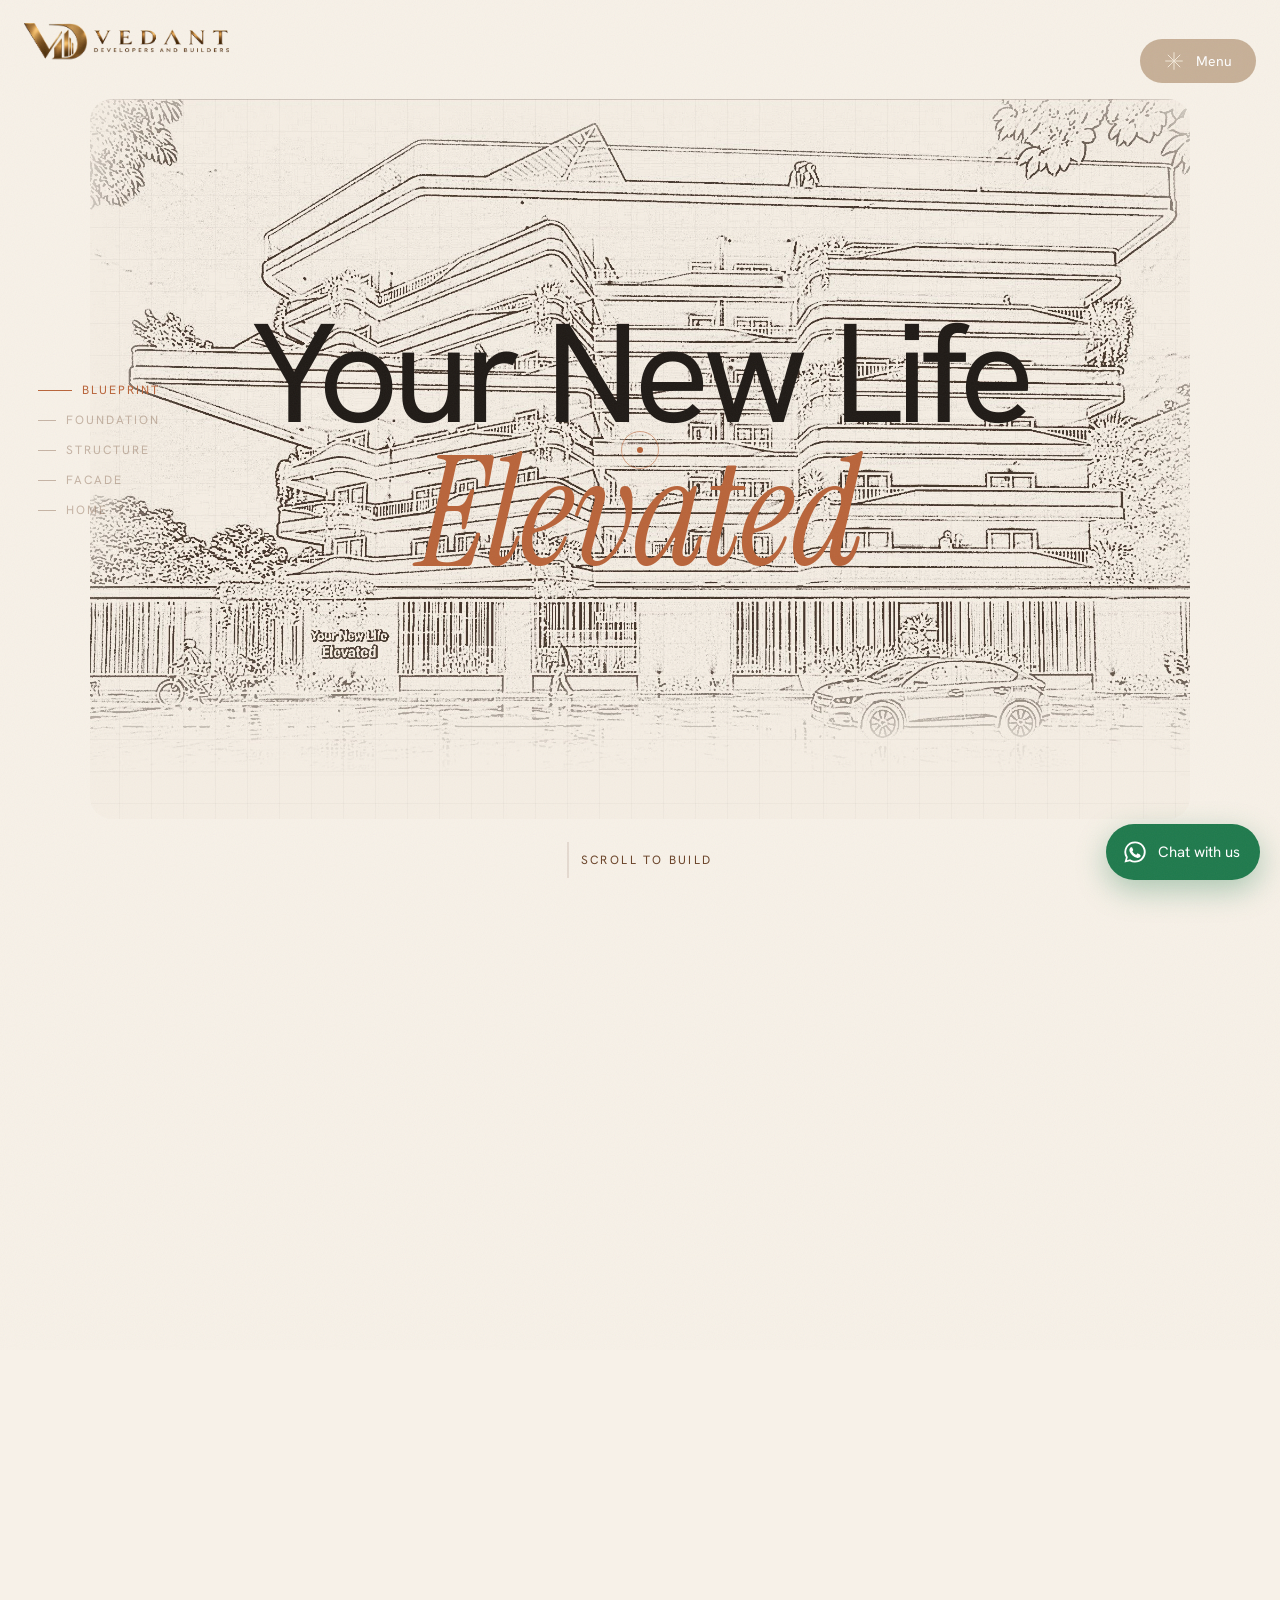
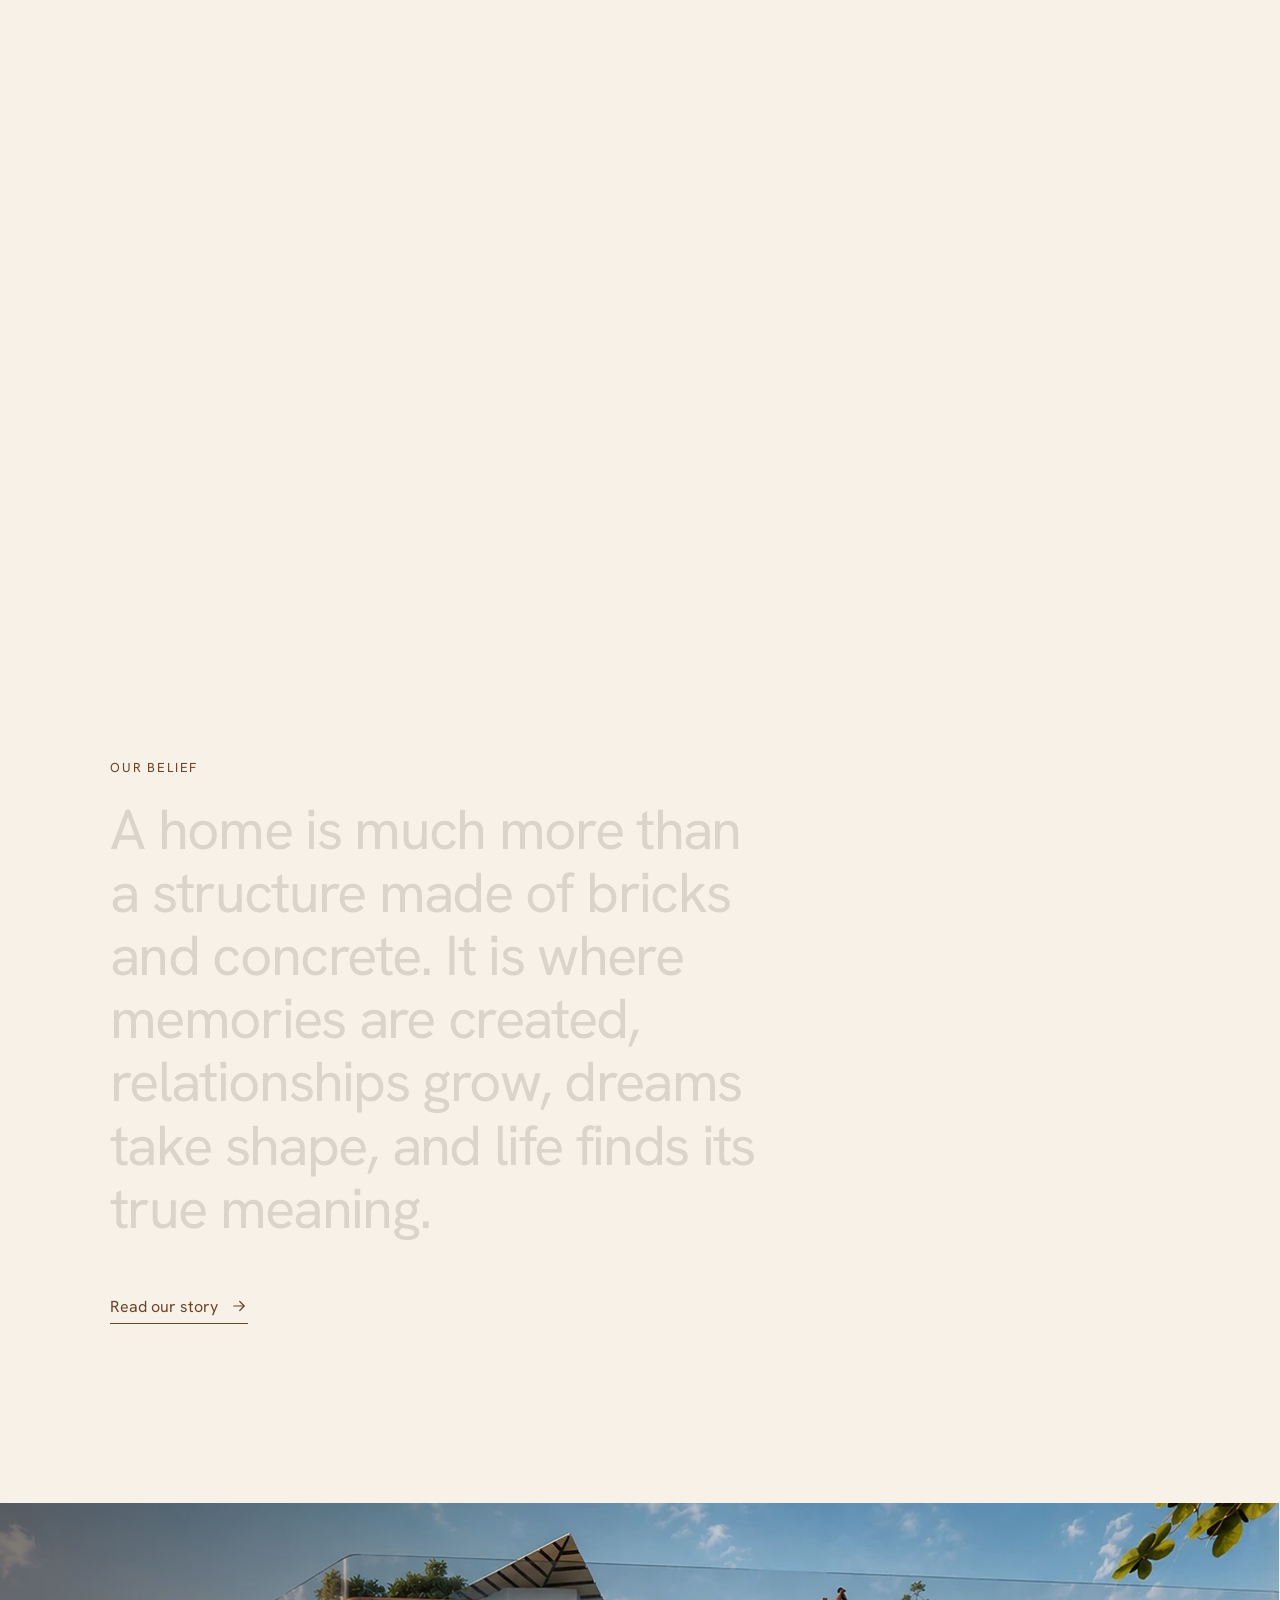
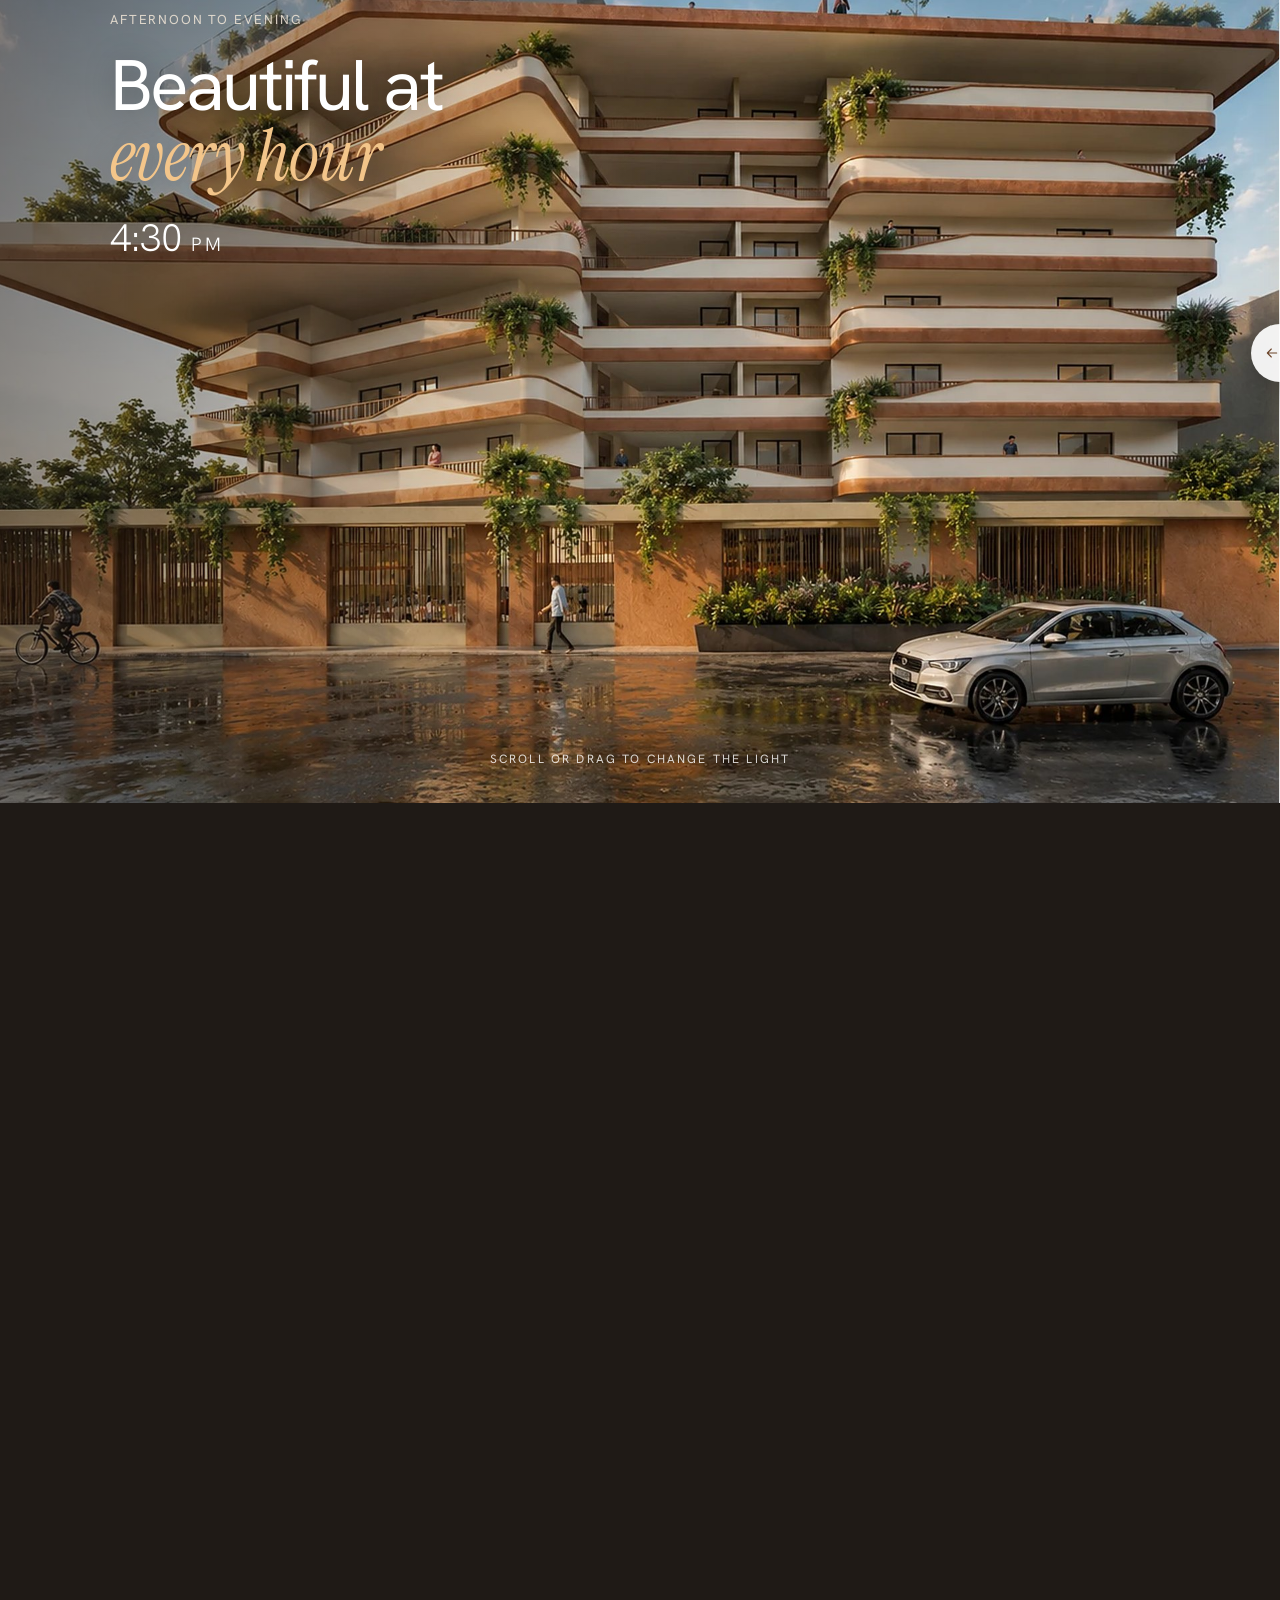
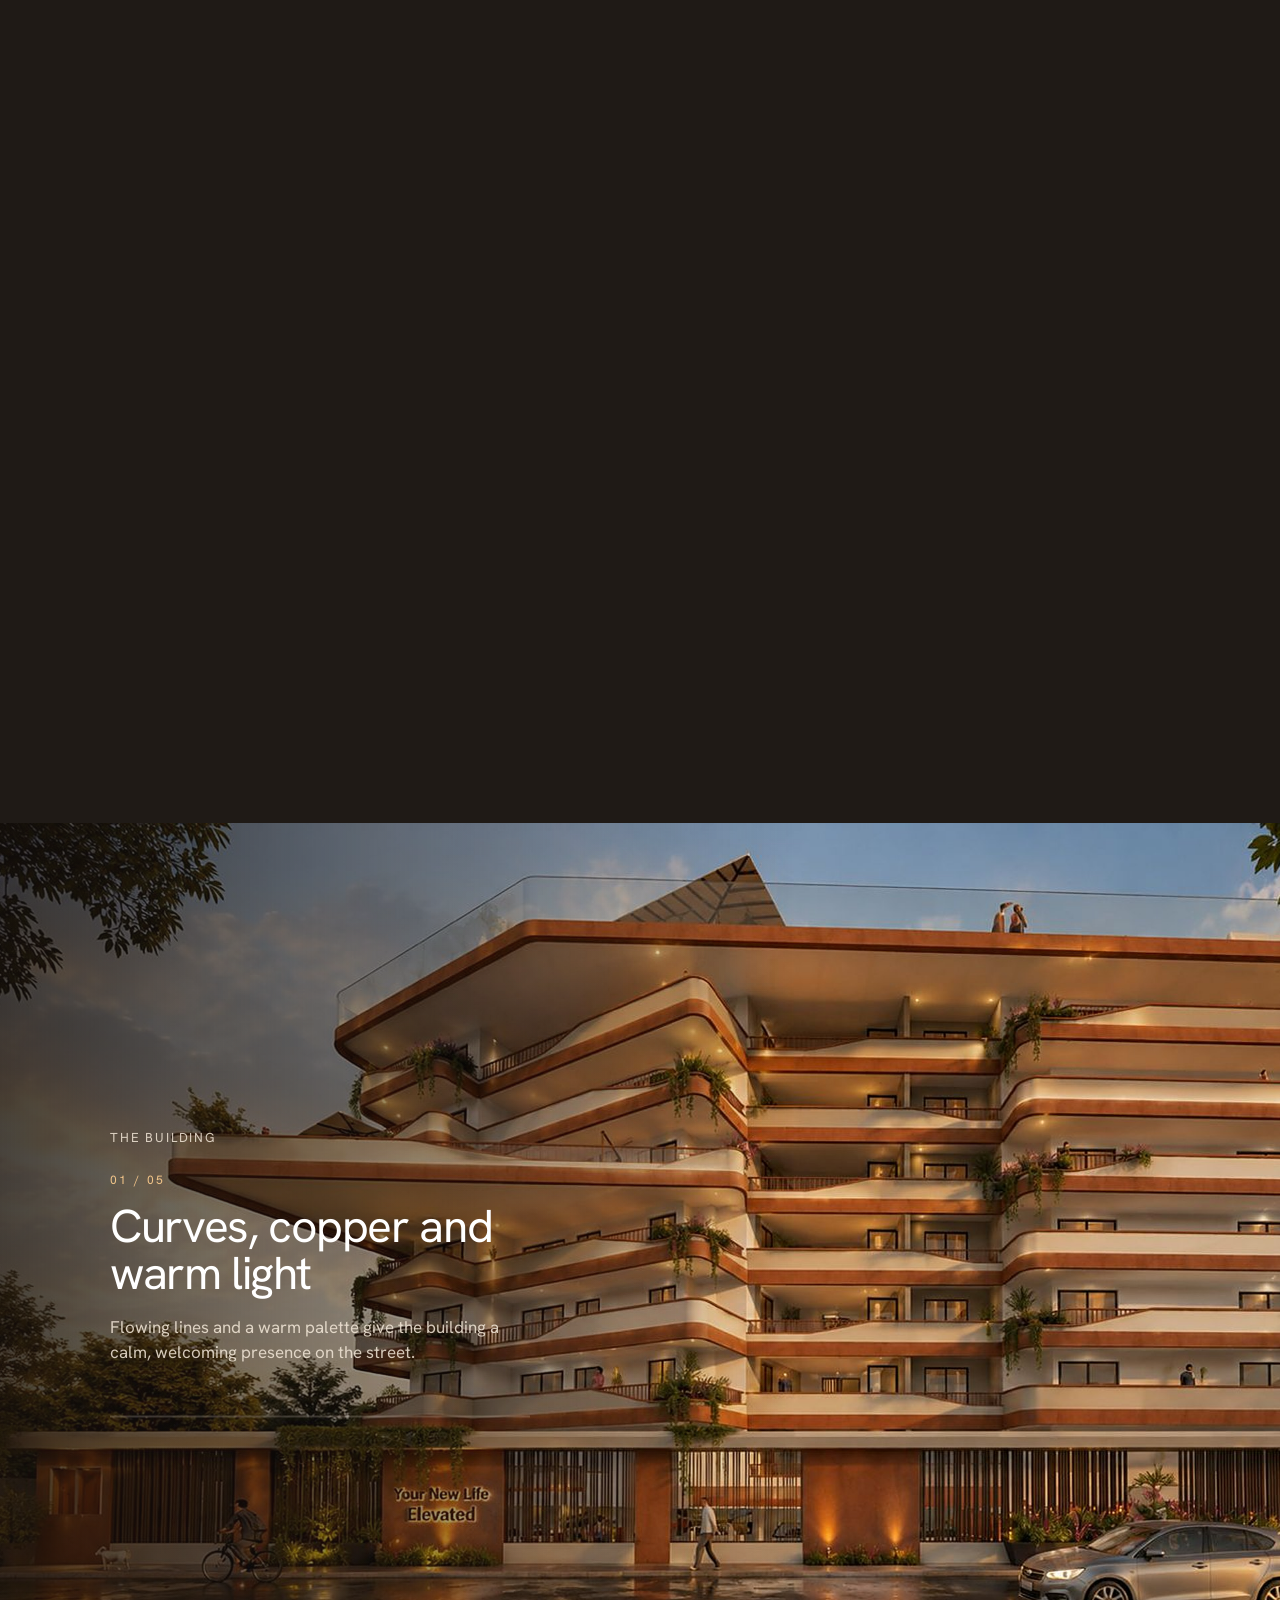
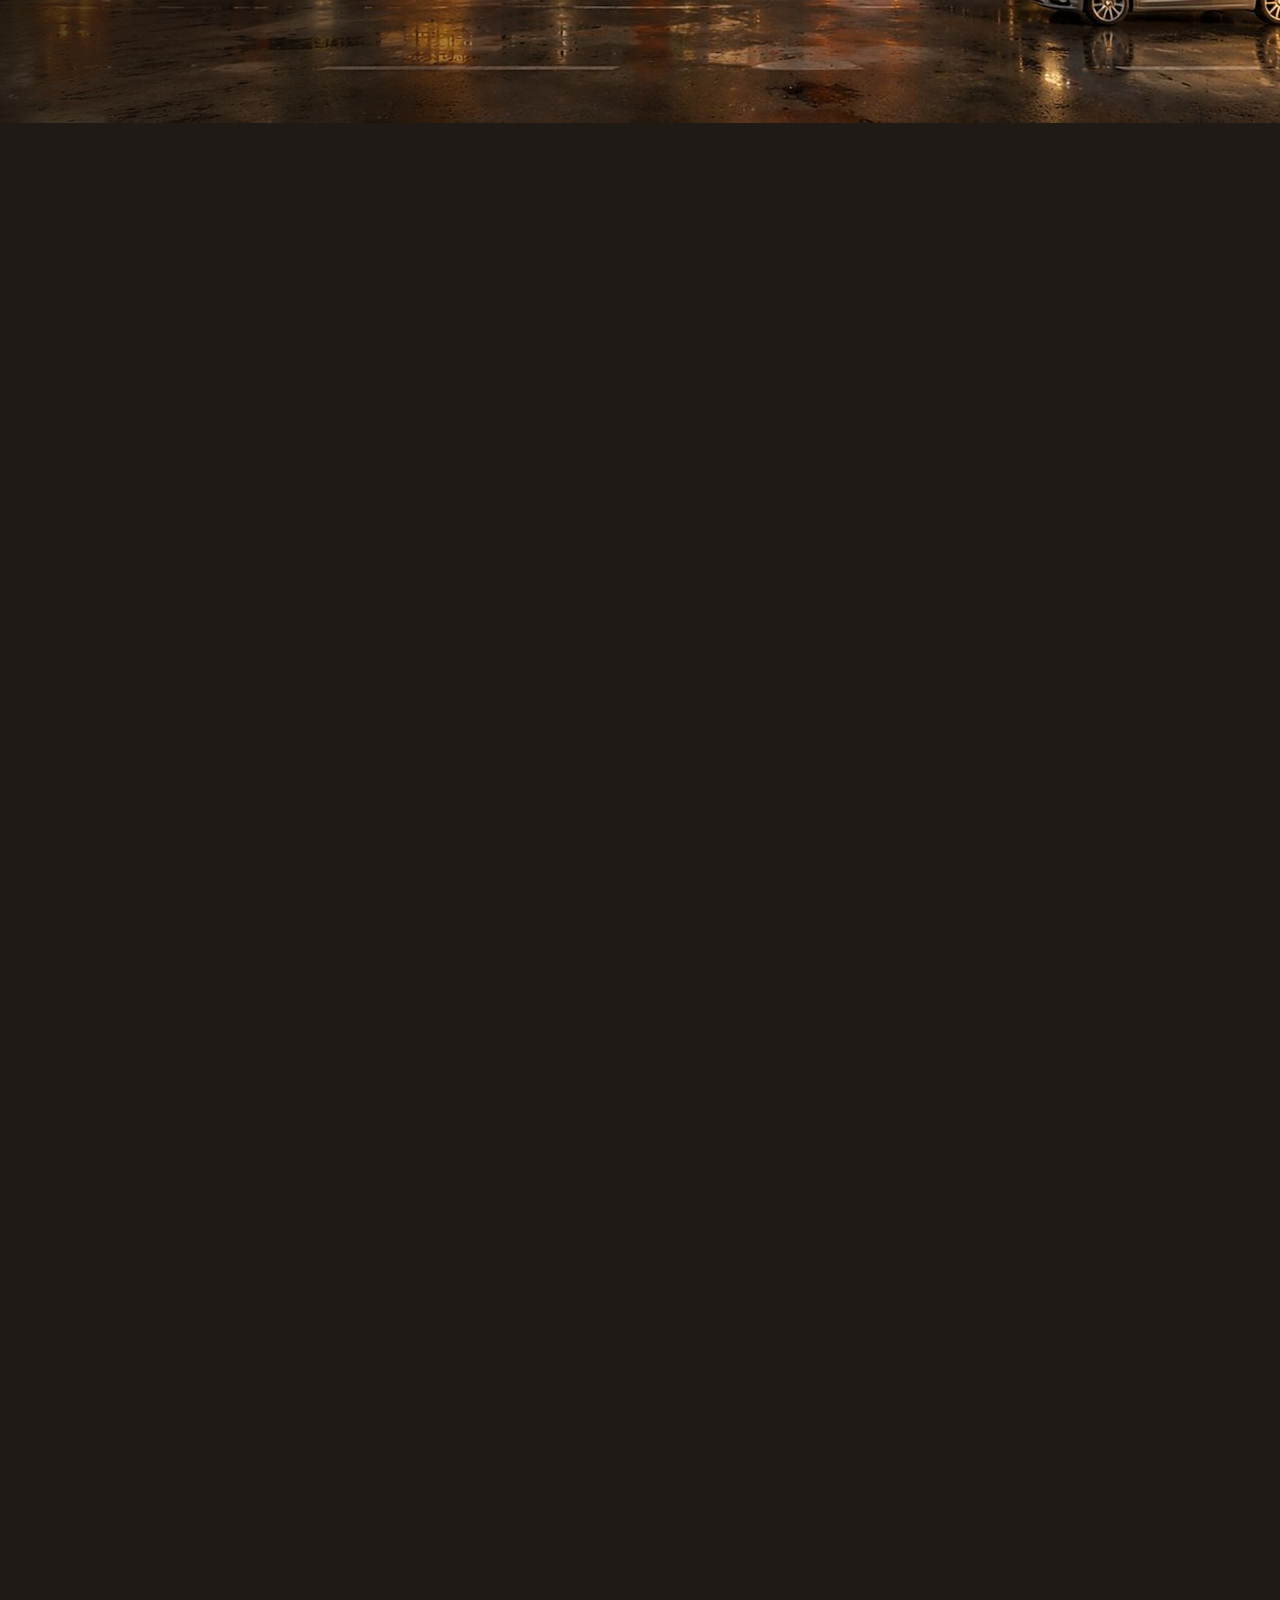
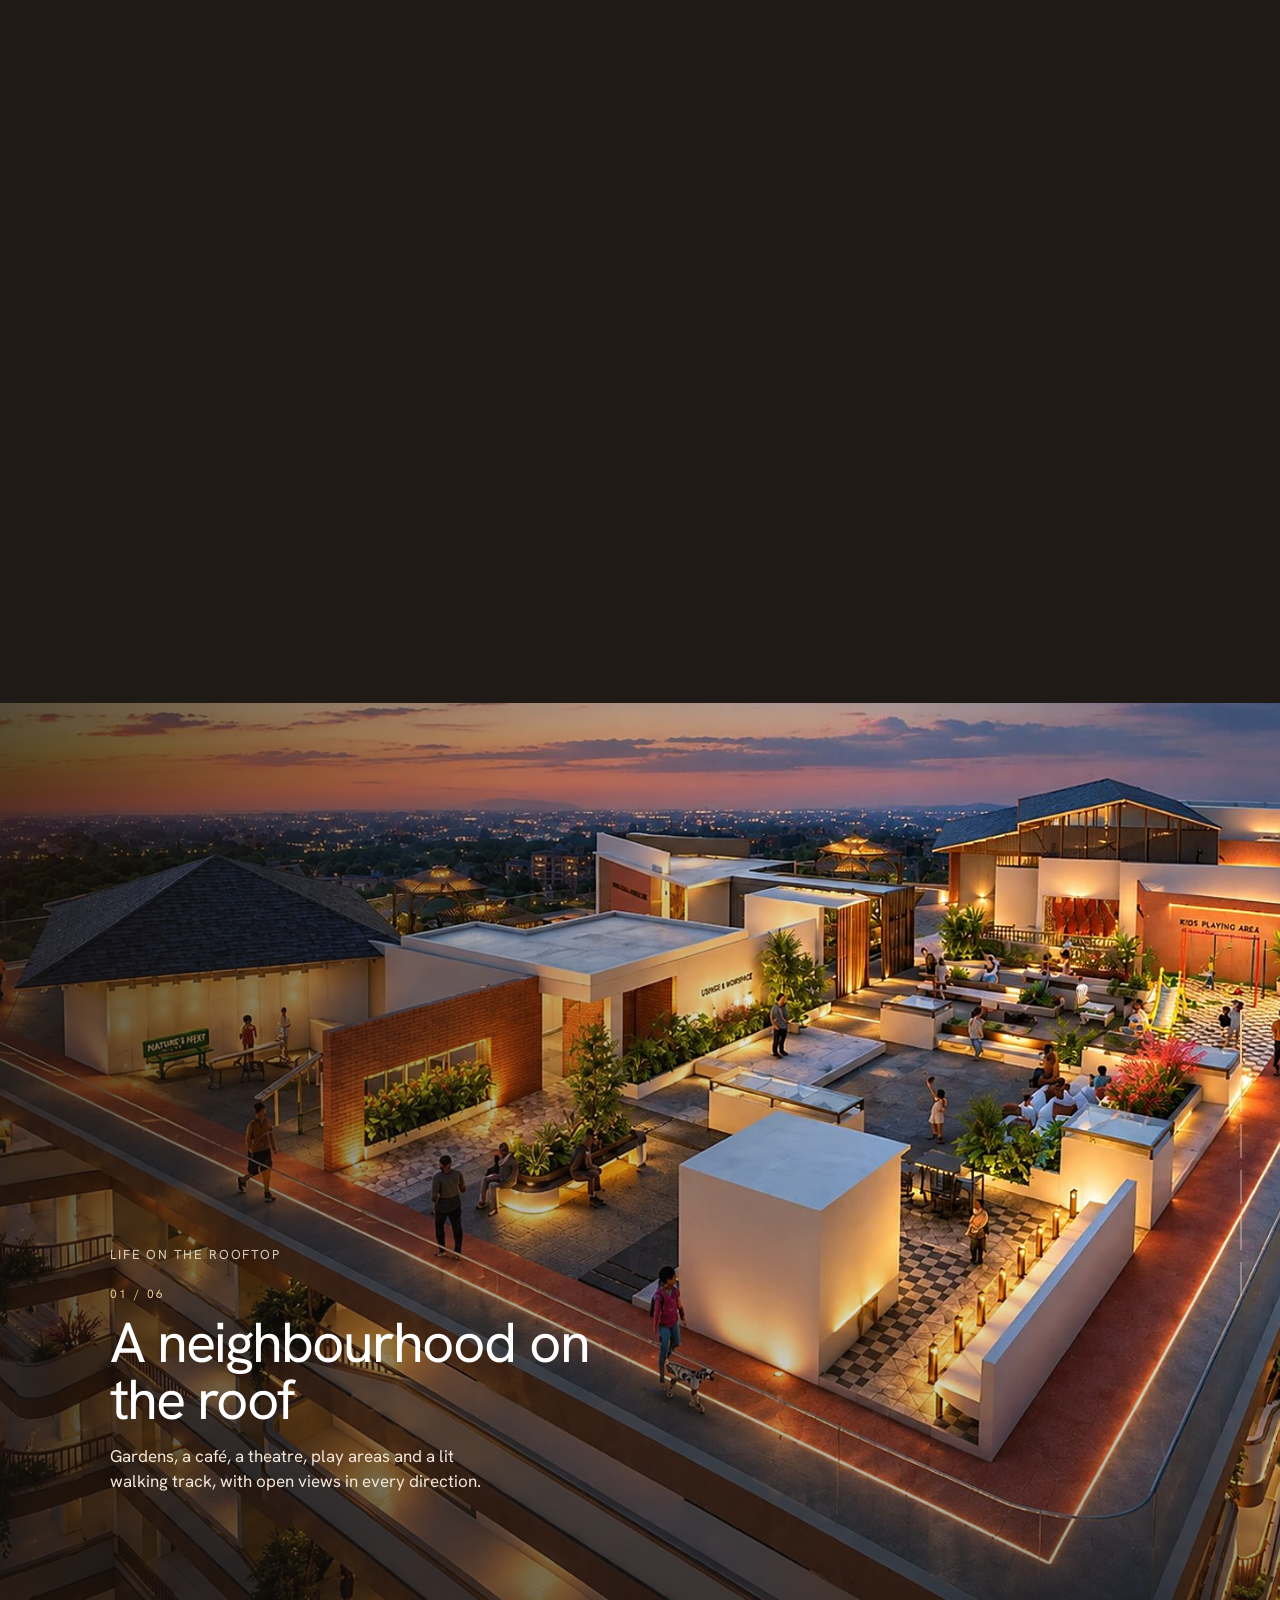
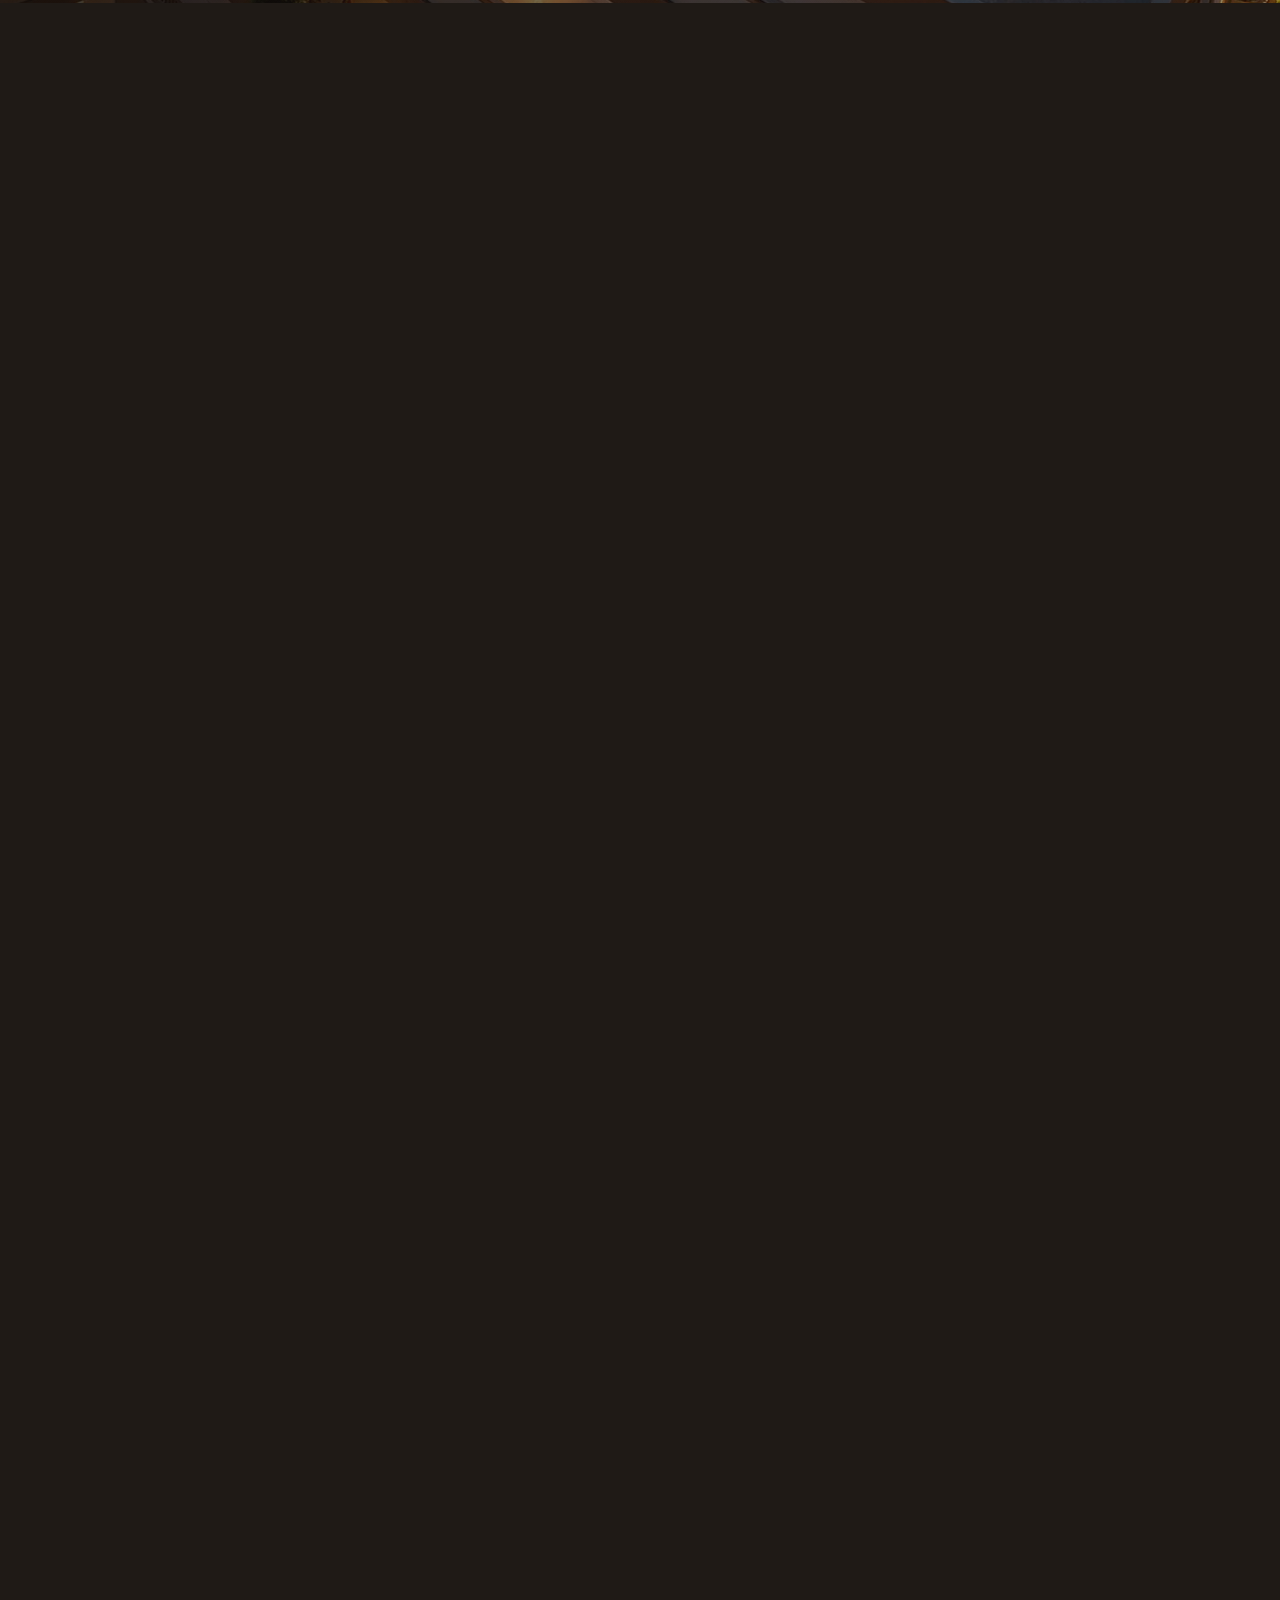
<file: index.html>
<!doctype html>
<html lang="en">
<head>
  <meta charset="utf-8">
  <meta name="viewport" content="width=device-width, initial-scale=1">
  <title>Vedant Developers &amp; Builders</title>
  <meta name="description" content="Vedant Developers & Builders: homes where modern living blends with the harmony of nature. Building Trust. Creating Futures.">
  <link rel="preconnect" href="https://fonts.googleapis.com">
  <link rel="preconnect" href="https://fonts.gstatic.com" crossorigin>
  <link href="https://fonts.googleapis.com/css2?family=Hanken+Grotesk:wght@300;400;500;700&family=Instrument+Serif:ital@0;1&family=Inter:wght@400;500&display=swap" rel="stylesheet">
  <link rel="preload" as="image" href="images/brand/natures-nest-mark-light.png">
  <link rel="preload" as="image" href="images/brand/natures-nest-word-light.png">
  <link rel="icon" type="image/png" href="images/brand/favicon.png">
  <link rel="apple-touch-icon" href="images/brand/apple-touch-icon.png">
  <link rel="stylesheet" href="css/style.css">
</head>
<body>
  <!-- Loader / page curtain -->
  <div class="loader" aria-hidden="true">
    <div class="loader__mark loader__mark--nn"><img src="images/brand/natures-nest-mark-light.png" alt=""></div>
    <img class="loader__word loader__word--nn" src="images/brand/natures-nest-word-light.png" alt="">
    <p class="loader__count"><span>0</span>%</p>
  </div>
  <div class="cursor" aria-hidden="true"><span class="cursor__dot"></span><span class="cursor__ring"><b class="cursor__label"></b></span></div>
  <div class="grain" aria-hidden="true"></div>

  <!-- Icons -->
  <svg width="0" height="0" style="position:absolute" aria-hidden="true">
    <symbol id="i-spark" viewBox="0 0 24 24"><g stroke="currentColor" stroke-width="1.2" stroke-linecap="round"><path d="M12 2v20M2 12h20M4.9 4.9l14.2 14.2M19.1 4.9 4.9 19.1"/></g></symbol>
    <symbol id="i-star" viewBox="0 0 24 24"><path fill="currentColor" d="M12 0c.9 6.6 4.4 10.6 12 12-7.6 1.4-11.1 5.4-12 12-.9-6.6-4.4-10.6-12-12C7.6 10.6 11.1 6.6 12 0Z"/></symbol>
    <symbol id="i-instagram" viewBox="0 0 24 24"><rect x="3.5" y="3.5" width="17" height="17" rx="5" fill="none" stroke="currentColor" stroke-width="2"/><circle cx="12" cy="12" r="4" fill="none" stroke="currentColor" stroke-width="2"/><circle cx="17.2" cy="6.8" r="1.2" fill="currentColor"/></symbol>
    <symbol id="i-facebook" viewBox="0 0 24 24"><path fill="currentColor" d="M13.5 21v-7.5H16l.4-3h-2.9V8.6c0-.9.3-1.5 1.5-1.5h1.5V4.4c-.3 0-1.2-.1-2.2-.1-2.2 0-3.7 1.3-3.7 3.8v2.4H8v3h2.6V21h2.9Z"/></symbol>
    <symbol id="i-linkedin" viewBox="0 0 24 24"><path fill="currentColor" d="M5 8.5h3V19H5V8.5ZM6.5 4a1.75 1.75 0 1 1 0 3.5 1.75 1.75 0 0 1 0-3.5ZM10 8.5h2.9v1.4c.4-.8 1.4-1.6 3-1.6 3 0 3.6 2 3.6 4.6V19h-3v-5.3c0-1.3 0-2.9-1.8-2.9s-2 1.4-2 2.8V19h-3V8.5Z"/></symbol>
    <symbol id="i-x" viewBox="0 0 24 24"><path fill="currentColor" d="M17.8 3h3.1l-6.8 7.7L22 21h-6.2l-4.9-6.4L5.3 21H2.2l7.2-8.3L2 3h6.4l4.4 5.8L17.8 3Zm-1.1 16.2h1.7L7.4 4.7H5.6l11.1 14.5Z"/></symbol>
    <symbol id="i-whatsapp" viewBox="0 0 24 24"><path fill="currentColor" d="M12 2.2a9.8 9.8 0 0 0-8.4 14.8L2.3 21.8l4.9-1.3A9.8 9.8 0 1 0 12 2.2Zm0 17.9c-1.5 0-3-.4-4.2-1.2l-.3-.2-2.9.8.8-2.8-.2-.3A8.1 8.1 0 1 1 12 20.1Zm4.5-6c-.2-.1-1.5-.7-1.7-.8-.2-.1-.4-.1-.6.1l-.8 1c-.1.2-.3.2-.5.1a6.6 6.6 0 0 1-3.3-2.9c-.2-.4.2-.4.7-1.3.1-.2 0-.3 0-.4l-.8-1.8c-.2-.5-.4-.4-.6-.4h-.5c-.2 0-.4.1-.7.3-.2.3-.9.9-.9 2.2s.9 2.5 1 2.7c.1.2 1.8 2.8 4.4 3.9 1.7.7 2.3.8 3.1.6.5-.1 1.5-.6 1.7-1.2.2-.6.2-1.1.1-1.2l-.6-.3Z"/></symbol>
    <symbol id="i-close" viewBox="0 0 24 24"><path d="M6 6l12 12M18 6 6 18" stroke="currentColor" stroke-width="1.6" stroke-linecap="round"/></symbol>
    <symbol id="i-arrow" viewBox="0 0 24 24"><path d="M5 12h14M13 6l6 6-6 6" fill="none" stroke="currentColor" stroke-width="1.6" stroke-linecap="round" stroke-linejoin="round"/></symbol>
    <symbol id="i-download" viewBox="0 0 24 24"><path d="M12 4v11M7 10l5 5 5-5M5 20h14" fill="none" stroke="currentColor" stroke-width="1.6" stroke-linecap="round" stroke-linejoin="round"/></symbol>
    <symbol id="i-expand" viewBox="0 0 24 24"><path d="M4 9V4h5M20 9V4h-5M4 15v5h5M20 15v5h-5" fill="none" stroke="currentColor" stroke-width="1.6" stroke-linecap="round"/></symbol>
    <symbol id="i-pin" viewBox="0 0 24 24"><path d="M12 21s-7-6.2-7-11.5a7 7 0 0 1 14 0C19 14.8 12 21 12 21Z" fill="none" stroke="currentColor" stroke-width="1.6"/><circle cx="12" cy="9.5" r="2.5" fill="none" stroke="currentColor" stroke-width="1.6"/></symbol>
    <!-- amenity icons -->
    <symbol id="a-pool" viewBox="0 0 32 32"><g fill="none" stroke="currentColor" stroke-width="1.6" stroke-linecap="round"><path d="M10 20V7a3 3 0 0 1 6 0M18 20V7a3 3 0 0 1 6 0M10 11h8M10 15h8"/><path d="M3 24c2.2 0 2.2-1.6 4.4-1.6S9.6 24 11.8 24s2.2-1.6 4.4-1.6S18.4 24 20.6 24s2.2-1.6 4.4-1.6S27.2 24 29 24"/></g></symbol>
    <symbol id="a-gym" viewBox="0 0 32 32"><g fill="none" stroke="currentColor" stroke-width="1.6" stroke-linecap="round"><path d="M6 11v10M10 8v16M22 8v16M26 11v10M10 16h12M3 16h3M26 16h3"/></g></symbol>
    <symbol id="a-kids" viewBox="0 0 32 32"><g fill="none" stroke="currentColor" stroke-width="1.6" stroke-linecap="round" stroke-linejoin="round"><path d="M4 28 10 4h12l6 24M8 18h16"/><path d="M13 4v10M19 4v10M12 14h8v3h-8z"/></g></symbol>
    <symbol id="a-senior" viewBox="0 0 32 32"><g fill="none" stroke="currentColor" stroke-width="1.6" stroke-linecap="round"><path d="M4 17h24M6 17v8M26 17v8M5 13h22M7 9h18M7 9v4M25 9v4"/></g></symbol>
    <symbol id="a-jog" viewBox="0 0 32 32"><g fill="none" stroke="currentColor" stroke-width="1.6" stroke-linecap="round" stroke-linejoin="round"><circle cx="19" cy="5.5" r="2.5"/><path d="M8 13l5-3 5 1 3 5 4 1M16 11l-3 8 5 4v6M13 19l-4 5H5"/></g></symbol>
    <symbol id="a-yoga" viewBox="0 0 32 32"><g fill="none" stroke="currentColor" stroke-width="1.6" stroke-linecap="round" stroke-linejoin="round"><circle cx="16" cy="6" r="2.5"/><path d="M16 9v8M9 13l7 2 7-2M6 25c3-4 7-5 10-5s7 1 10 5M10 25h12"/></g></symbol>
    <symbol id="a-club" viewBox="0 0 32 32"><g fill="none" stroke="currentColor" stroke-width="1.6" stroke-linejoin="round"><path d="M4 14 16 5l12 9M7 12v15h18V12M13 27v-8h6v8"/></g></symbol>
    <symbol id="a-garden" viewBox="0 0 32 32"><g fill="none" stroke="currentColor" stroke-width="1.6" stroke-linecap="round" stroke-linejoin="round"><path d="M16 28V14M16 18l-5-4M16 21l5-4"/><path d="M16 14c-6 0-9-4-9-8 5 0 9 3 9 8Zm0 0c6 0 9-4 9-8-5 0-9 3-9 8Z"/><path d="M6 28h20"/></g></symbol>
    <symbol id="a-party" viewBox="0 0 32 32"><g fill="none" stroke="currentColor" stroke-width="1.6" stroke-linecap="round" stroke-linejoin="round"><path d="M9 4h8l-1 9a3 3 0 0 1-6 0L9 4ZM13 16v10M9 27h8M21 6l2-2M24 10h3M22 14l2 2"/></g></symbol>
    <symbol id="a-games" viewBox="0 0 32 32"><g fill="none" stroke="currentColor" stroke-width="1.6" stroke-linejoin="round"><rect x="5" y="5" width="22" height="22" rx="3"/><path d="M5 12.3h22M5 19.6h22M12.3 5v22M19.6 5v22"/></g></symbol>
    <symbol id="a-shield" viewBox="0 0 32 32"><g fill="none" stroke="currentColor" stroke-width="1.6" stroke-linejoin="round"><path d="M16 3 6 7v8c0 7 4.5 11.5 10 14 5.5-2.5 10-7 10-14V7L16 3Z"/><path d="m11 16 4 4 6-7"/></g></symbol>
    <symbol id="a-ev" viewBox="0 0 32 32"><g fill="none" stroke="currentColor" stroke-width="1.6" stroke-linecap="round" stroke-linejoin="round"><rect x="5" y="4" width="14" height="24" rx="2"/><path d="M13 9l-4 7h5l-3 6M19 12h3a2 2 0 0 1 2 2v8a2 2 0 0 0 4 0V10l-3-3"/></g></symbol>
    <symbol id="a-lift" viewBox="0 0 32 32"><g fill="none" stroke="currentColor" stroke-width="1.6" stroke-linejoin="round"><rect x="6" y="3" width="20" height="26" rx="2"/><path d="M16 3v26M10 12l2-3 2 3M18 9l2 3 2-3"/></g></symbol>
    <symbol id="a-power" viewBox="0 0 32 32"><g fill="none" stroke="currentColor" stroke-width="1.6" stroke-linejoin="round"><path d="M18 3 7 18h8l-2 11 12-16h-8l1-10Z"/></g></symbol>
    <symbol id="a-people" viewBox="0 0 32 32"><g fill="none" stroke="currentColor" stroke-width="1.6" stroke-linecap="round"><circle cx="11" cy="10" r="4"/><circle cx="22" cy="11" r="3"/><path d="M3 26c0-5 3.6-8 8-8s8 3 8 8M18 19.5c4.5-.6 9 1.6 9 6.5"/></g></symbol>
    <symbol id="a-heart" viewBox="0 0 32 32"><path d="M16 27S4 19.6 4 11.5A6 6 0 0 1 16 8.6a6 6 0 0 1 12 2.9C28 19.6 16 27 16 27Z" fill="none" stroke="currentColor" stroke-width="1.6" stroke-linejoin="round"/></symbol>
    <symbol id="a-sun" viewBox="0 0 32 32"><g fill="none" stroke="currentColor" stroke-width="1.6" stroke-linecap="round"><circle cx="16" cy="16" r="6"/><path d="M16 3v3M16 26v3M3 16h3M26 16h3M6.8 6.8l2.1 2.1M23.1 23.1l2.1 2.1M6.8 25.2l2.1-2.1M23.1 8.9l2.1-2.1"/></g></symbol>
  </svg>

  <!-- ============ HEADER ============ -->
  <header class="header">
    <a href="index.html" class="logo" aria-label="Vedant Developers and Builders — home">
      <img class="logo__img logo__img--on-light" src="images/brand/logo-horizontal.png" alt="Vedant Developers and Builders">
      <img class="logo__img logo__img--on-dark" src="images/brand/logo-horizontal-light.png" alt="">
    </a>
    <button class="pill pill--menu" id="menuOpen" aria-expanded="false" aria-controls="menu">
      <svg class="pill__icon"><use href="#i-spark"/></svg><span>Menu</span>
    </button>
  </header>

  <!-- ============ MENU OVERLAY ============ -->
  <div class="menu" id="menu" aria-hidden="true">
    <div class="menu__bar">
      <img class="menu__logo" src="images/brand/logo-horizontal-light.png" alt="Vedant Developers and Builders">
      <button class="pill pill--close" id="menuClose" aria-label="Close menu"><svg class="pill__icon"><use href="#i-close"/></svg></button>
    </div>
    <div class="menu__grid">
      <div class="menu__col menu__col--left">
        <p class="menu__copy">© <span class="js-year">2026</span><br><small>Vedant Developers &amp; Builders. All rights reserved.</small></p>
        <a href="project.html" class="menu__card js-menu-link">
          <img src="images/booklet/front-hero.jpg" alt="">
          <span class="pill pill--cream"><svg class="pill__icon"><use href="#i-spark"/></svg><span>Explore Project</span></span>
        </a>
      </div>
      <nav class="menu__col menu__col--nav" aria-label="Main">
        <a href="index.html" class="js-menu-link" style="--i:0">Home</a>
        <a href="about.html" class="js-menu-link" style="--i:1">About Us</a>
        <a href="project.html" class="js-menu-link" style="--i:2">Nature’s Nest</a>
        <a href="project.html#floor-plans" class="js-menu-link" style="--i:3">Floor Plans</a>
        <a href="project.html#amenities" class="js-menu-link" style="--i:4">Amenities</a>
        <a href="project.html#gallery" class="js-menu-link" style="--i:5">Gallery</a>
        <a href="project.html#enquire" class="js-menu-link" style="--i:6">Contact</a>
      </nav>
      <div class="menu__col menu__col--info">
        <div class="menu__social">
          <p class="label">SOCIAL</p>
          <div class="socials">
            <a href="https://www.instagram.com/vedantdevelopersandbuilders/" target="_blank" rel="noopener" aria-label="Instagram"><svg><use href="#i-instagram"/></svg></a>
            <a href="#" class="js-wa" aria-label="WhatsApp"><svg><use href="#i-whatsapp"/></svg></a>
          </div>
        </div>
        <div class="menu__contact">
          <p class="label">CONTACT US</p>
          <p>CTS-1594, Sky Avenue Street, Chougulewadi,<br>Dwarka Nagar, Tilakwadi, Belagavi 590006</p>
          <p><a href="tel:+919660699108">96606 99108</a> / <a href="tel:+919108732484">91087 32484</a><br>www.vedantdevelopers.in</p>
        </div>
      </div>
    </div>
  </div>

  <main id="top">

    <!-- ============ 1. RISE: blueprint becomes the building as you scroll ============ -->
    <section class="rise" data-rise>
      <div class="rise__sticky">
        <div class="rise__stage">
          <img class="rise__blueprint" src="images/building/blueprint.jpg" alt="">
          <div class="rise__render"><img src="images/building/render.jpg" alt="Vedant Nature’s Nest — architectural render of the building at dusk"></div>
          <div class="rise__scan"><span></span></div>
          <div class="rise__shade"></div>
        </div>

        <h1 class="rise__title">
          <span class="rise__line"><span>Your New Life</span></span>
          <span class="rise__line"><em>Elevated</em></span>
        </h1>

        <ol class="rise__stages" aria-hidden="true">
          <li class="is-active">Blueprint</li><li>Foundation</li><li>Structure</li><li>Facade</li><li>Home</li>
        </ol>

        <div class="rise__cue"><span class="rise__cue-line"></span>Scroll to build</div>

        <div class="rise__final">
          <p class="eyebrow eyebrow--light">Nature’s Nest · 2, 2.5 &amp; 3 BHK · Tilakwadi, Belagavi</p>
          <p class="rise__tag">Creating spaces where life feels alive.</p>
          <div class="rise__cta">
            <a href="project.html" class="pill pill--cream magnetic" data-cursor="Explore"><svg class="pill__icon"><use href="#i-spark"/></svg><span>Explore the Project</span></a>
            <a href="project.html#enquire" class="pill pill--glass magnetic"><svg class="pill__icon"><use href="#i-arrow"/></svg><span>Book a Site Visit</span></a>
            <a href="brochure/Vedant-Natures-Nest-Brochure.pdf" class="pill pill--glass magnetic" target="_blank" rel="noopener" download data-cursor="Download"><svg class="pill__icon"><use href="#i-download"/></svg><span>Download Brochure</span></a>
          </div>
        </div>
      </div>
    </section>

    <!-- ============ 2. MANIFESTO (words fill in as you scroll) ============ -->
    <section class="manifesto" id="about">
      <p class="eyebrow">Our belief</p>
      <p class="fill-text" data-fill>A home is much more than a structure made of bricks and concrete. It is where memories are created, relationships grow, dreams take shape, and life finds its true meaning.</p>
      <a href="about.html" class="link-arrow" data-cursor="Read">Read our story <svg><use href="#i-arrow"/></svg></a>
    </section>

    <!-- ============ 2b. DAY TO DUSK ============ -->
    <section class="dusk" data-dusk>
      <div class="dusk__sticky">
        <div class="dusk__stage" data-cursor="Drag">
          <img class="dusk__day" src="images/building/render-day.jpg" alt="The building in afternoon light" loading="lazy">
          <div class="dusk__night"><img src="images/building/render.jpg" alt="The building at dusk with lights on" loading="lazy"></div>
          <div class="dusk__handle"><span><svg><use href="#i-arrow"/></svg><svg><use href="#i-arrow"/></svg></span></div>
        </div>
        <div class="dusk__copy">
          <p class="eyebrow eyebrow--light">Afternoon to evening</p>
          <h2 class="dusk__title">Beautiful at <em>every hour</em></h2>
          <p class="dusk__time"><span class="dusk__clock">4:30</span> <small>PM</small></p>
        </div>
        <p class="dusk__hint">Scroll or drag to change the light</p>
      </div>
    </section>

    <!-- ============ 3. CAMERA TOUR of the building ============ -->
    <section class="camera" data-camera>
      <div class="camera__sticky">
        <div class="camera__view">
          <img class="camera__img" src="images/building/render.jpg" alt="" loading="lazy">
          <span class="camera__pin"></span>
        </div>
        <div class="camera__panel">
          <p class="eyebrow eyebrow--light">The Building</p>
          <div class="camera__steps">
            <article class="camera__step is-active" data-x=".5" data-y=".5" data-z="1">
              <span class="camera__num">01 / 05</span>
              <h3>Curves, copper and warm light</h3>
              <p>Flowing lines and a warm palette give the building a calm, welcoming presence on the street.</p>
            </article>
            <article class="camera__step" data-x=".62" data-y=".1" data-z="2.3">
              <span class="camera__num">02 / 05</span>
              <h3>A rooftop for everyone</h3>
              <p>A café, an open-air theatre, play areas, a lounge and a walking track, all on one rooftop edged in glass.</p>
            </article>
            <article class="camera__step" data-x=".3" data-y=".44" data-z="2.1">
              <span class="camera__num">03 / 05</span>
              <h3>Flowing balconies</h3>
              <p>Curved, wraparound balconies bring light, air and a sense of openness into every home.</p>
            </article>
            <article class="camera__step" data-x=".8" data-y=".38" data-z="2.4">
              <span class="camera__num">04 / 05</span>
              <h3>Green on every level</h3>
              <p>Planters line the balconies, so greenery stays part of everyday life, floor after floor.</p>
            </article>
            <article class="camera__step" data-x=".28" data-y=".76" data-z="2.5">
              <span class="camera__num">05 / 05</span>
              <h3>A welcoming arrival</h3>
              <p>A landscaped, softly lit entrance with timber-toned screens and a promise on the wall.</p>
            </article>
          </div>
          <div class="camera__bar"><i></i></div>
        </div>
      </div>
    </section>

    <!-- ============ 3b. ROOFTOP STORY (stacked reveals) ============ -->
    <section class="roof" data-roof>
      <div class="roof__sticky">
        <figure class="roof__slide" style="--i:0">
          <img src="images/renders/rooftop-aerial.jpg" alt="Aerial render of the rooftop amenities at dusk">
        </figure>
        <figure class="roof__slide" style="--i:1">
          <img src="images/renders/rooftop-cafe.jpg" alt="Render of the rooftop café with families at sunset" loading="lazy">
        </figure>
        <figure class="roof__slide" style="--i:2">
          <img src="images/renders/open-air-theatre.jpg" alt="Render of residents watching a match at the open-air theatre" loading="lazy">
        </figure>
        <figure class="roof__slide" style="--i:3">
          <img src="images/renders/kids-and-theatre.jpg" alt="Render of the kids' playing area beside the open-air theatre" loading="lazy">
        </figure>
        <figure class="roof__slide" style="--i:4">
          <img src="images/renders/gazebo.jpg" alt="Render of the rooftop gazebos beside the walking track" loading="lazy">
        </figure>
        <figure class="roof__slide" style="--i:5">
          <img src="images/renders/seniors-court.jpg" alt="Render of seniors and families in the rooftop courtyard" loading="lazy">
        </figure>
        <div class="roof__shade"></div>
        <div class="roof__copy">
          <p class="eyebrow eyebrow--light">Life on the rooftop</p>
          <div class="roof__texts">
            <div class="roof__text is-active"><span class="roof__num">01 / 06</span><h2>A neighbourhood on the roof</h2><p>Gardens, a café, a theatre, play areas and a lit walking track, with open views in every direction.</p></div>
            <div class="roof__text"><span class="roof__num">02 / 06</span><h2>The rooftop café</h2><p>Evening chai, weekend breakfasts and long conversations under string lights.</p></div>
            <div class="roof__text"><span class="roof__num">03 / 06</span><h2>Open-air theatre</h2><p>Match nights, movie nights and festivals, watched together under the sky.</p></div>
            <div class="roof__text"><span class="roof__num">04 / 06</span><h2>Room to play</h2><p>A dedicated kids' playing area, so children play close by while parents relax.</p></div>
            <div class="roof__text"><span class="roof__num">05 / 06</span><h2>Gazebos by the track</h2><p>Shaded lounges beside the walking track, for quiet evenings and catching up with friends.</p></div>
            <div class="roof__text"><span class="roof__num">06 / 06</span><h2>A circle for every age</h2><p>Courtyards where seniors gather for stories, while grandchildren play a few steps away.</p></div>
          </div>
        </div>
        <ol class="roof__dots" aria-hidden="true"><li class="is-active"></li><li></li><li></li><li></li><li></li><li></li></ol>
      </div>
    </section>

    <!-- ============ 4. RESIDENCES (horizontal scroll) ============ -->
    <section class="hscroll" data-hscroll>
      <div class="hscroll__sticky">
        <div class="hscroll__track">
          <div class="hpanel hpanel--intro">
            <p class="eyebrow">Residences</p>
            <h2 class="display" data-split>Find your home</h2>
            <p class="lead">Thoughtfully planned homes with light, air and room for every generation of the family.</p>
            <a href="project.html#floor-plans" class="link-arrow">All floor plans <svg><use href="#i-arrow"/></svg></a>
          </div>
          <a href="project.html#floor-plans" class="hcard" data-cursor="View plans">
            <div class="hcard__img"><img src="images/booklet/interior-dining.jpg" alt="" loading="lazy"></div>
            <div class="hcard__meta"><h3>2 BHK</h3><span>1,500 – 2,194 sq.ft.</span></div>
            <p>Flats A2, A3 and B2: bright, efficient homes with a balcony or sit-out.</p>
          </a>
          <a href="project.html#floor-plans" class="hcard" data-cursor="View plans">
            <div class="hcard__img"><img src="images/booklet/interior-living.jpg" alt="" loading="lazy"></div>
            <div class="hcard__meta"><h3>2.5 BHK</h3><span>2,395 – 3,016 sq.ft.</span></div>
            <p>Flat B1, our demo flat: two bedrooms plus a flexible extra room and wide balconies.</p>
          </a>
          <a href="project.html#floor-plans" class="hcard" data-cursor="View plans">
            <div class="hcard__img"><img src="images/booklet/interior-bedroom-1.jpg" alt="" loading="lazy"></div>
            <div class="hcard__meta"><h3>3 BHK</h3><span>1,943 – 2,784 sq.ft.</span></div>
            <p>Flats A1, C1 and C2: generous living and dining with three bedrooms.</p>
          </a>
          <a href="project.html#floor-plans" class="hcard hcard--plan" data-cursor="Floor plans">
            <div class="hcard__img"><img src="images/plans/flats/floor-typical.jpg" alt="Typical floor plan" loading="lazy"></div>
            <div class="hcard__meta"><h3>Floor plans</h3><span>Three wings · G+7</span></div>
            <p>Explore every floor and flat layout, with an amenity terrace on top.</p>
          </a>
          <div class="hpanel hpanel--end">
            <p class="hpanel__big">Your new life,<br><em>elevated.</em></p>
            <a href="project.html#enquire" class="pill pill--tan magnetic"><svg class="pill__icon"><use href="#i-spark"/></svg><span>Get Price &amp; Plans</span></a>
          </div>
        </div>
      </div>
      <p class="hscroll__note">Areas as per the sales brochure. Images are artist’s impressions.</p>
    </section>

    <!-- ============ 5. SCATTER COLLAGE ============ -->
    <section class="scatter" data-progress>
      <div class="scatter__sticky">
        <div class="scatter__stage">
          <img class="scatter__img" style="--x:-470;--y:-235;--s:.48;--r:-1" src="images/renders/crop-kids-area.jpg" alt="" loading="lazy">
          <img class="scatter__img" style="--x:-265;--y:-300;--s:.55;--r:2" src="images/building/detail-greens.jpg" alt="" loading="lazy">
          <img class="scatter__img" style="--x:180;--y:-290;--s:.52;--r:-2" src="images/renders/crop-seniors.jpg" alt="" loading="lazy">
          <img class="scatter__img" style="--x:380;--y:-200;--s:.45;--r:1" src="images/renders/crop-cafe-couple.jpg" alt="" loading="lazy">
          <img class="scatter__img" style="--x:-500;--y:190;--s:.63;--r:2" src="images/renders/rooftop-aerial.jpg" alt="" loading="lazy">
          <img class="scatter__img" style="--x:-270;--y:300;--s:.48;--r:-1" src="images/building/detail-entrance.jpg" alt="" loading="lazy">
          <img class="scatter__img" style="--x:290;--y:150;--s:.55;--r:1" src="images/renders/crop-theatre-crowd.jpg" alt="" loading="lazy">
          <img class="scatter__img" style="--x:450;--y:300;--s:.48;--r:-2" src="images/renders/crop-gazebo.jpg" alt="" loading="lazy">
          <div class="scatter__text">
            <h2>Building<br>More Than<br><em>Homes</em></h2>
            <p>Communities where every generation finds its own space to flourish, and neighbours become friends.</p>
          </div>
        </div>
      </div>
    </section>

    <!-- ============ 6. GENERATIONS (expanding panels) ============ -->
    <section class="gens">
      <div class="gens__head">
        <p class="eyebrow eyebrow--light">For every generation</p>
        <h2 class="display display--cream" data-split>Where life feels alive</h2>
      </div>
      <div class="gens__row">
        <article class="gpanel is-open" tabindex="0">
          <img src="images/renders/crop-steps-kids.jpg" alt="" loading="lazy">
          <div class="gpanel__body"><span class="gpanel__k">Children</span><p>Where children grow in a positive, healthy, and nurturing environment surrounded by nature and a caring community.</p></div>
        </article>
        <article class="gpanel" tabindex="0">
          <img src="images/renders/crop-seniors.jpg" alt="" loading="lazy">
          <div class="gpanel__body"><span class="gpanel__k">Seniors</span><p>Where senior citizens can build friendships, share stories, celebrate memories, and enjoy a meaningful social life.</p></div>
        </article>
        <article class="gpanel" tabindex="0">
          <img src="images/renders/crop-cafe-family.jpg" alt="" loading="lazy">
          <div class="gpanel__body"><span class="gpanel__k">Parents</span><p>Where parents can return home after their busy schedules and experience peace, relaxation, and quality time with their loved ones.</p></div>
        </article>
        <article class="gpanel" tabindex="0">
          <img src="images/renders/crop-theatre-crowd.jpg" alt="" loading="lazy">
          <div class="gpanel__body"><span class="gpanel__k">Neighbours</span><p>Where neighbours become friends and a society transforms into an extended family.</p></div>
        </article>
      </div>
    </section>

    <!-- ============ 7. AMENITIES (hover list with floating preview) ============ -->
    <section class="alist">
      <div class="alist__head">
        <p class="eyebrow">Amenities</p>
        <h2 class="display" data-split>Designed for living</h2>
      </div>
      <ul class="alist__rows">
        <li data-img="images/booklet/clubhouse.jpg"><img class="alist__thumb" src="images/booklet/clubhouse.jpg" alt="" loading="lazy"><span class="alist__name">Clubhouse</span><span class="alist__for">Everyone</span><svg><use href="#i-arrow"/></svg></li>
        <li data-img="images/booklet/gym.jpg"><img class="alist__thumb" src="images/booklet/gym.jpg" alt="" loading="lazy"><span class="alist__name">Gym</span><span class="alist__for">Parents</span><svg><use href="#i-arrow"/></svg></li>
        <li data-img="images/booklet/yoga.jpg"><img class="alist__thumb" src="images/booklet/yoga.jpg" alt="" loading="lazy"><span class="alist__name">Yoga</span><span class="alist__for">Seniors · Parents</span><svg><use href="#i-arrow"/></svg></li>
        <li data-img="images/booklet/senior-citizen.jpg"><img class="alist__thumb" src="images/booklet/senior-citizen.jpg" alt="" loading="lazy"><span class="alist__name">Senior citizen area</span><span class="alist__for">Seniors</span><svg><use href="#i-arrow"/></svg></li>
        <li data-img="images/booklet/kids-play.jpg"><img class="alist__thumb" src="images/booklet/kids-play.jpg" alt="" loading="lazy"><span class="alist__name">Children’s play area</span><span class="alist__for">Children</span><svg><use href="#i-arrow"/></svg></li>
        <li data-img="images/booklet/gazebo.jpg"><img class="alist__thumb" src="images/booklet/gazebo.jpg" alt="" loading="lazy"><span class="alist__name">Gazebo</span><span class="alist__for">Everyone</span><svg><use href="#i-arrow"/></svg></li>
        <li data-img="images/booklet/sky-deck.jpg"><img class="alist__thumb" src="images/booklet/sky-deck.jpg" alt="" loading="lazy"><span class="alist__name">Sky observatory deck</span><span class="alist__for">Everyone</span><svg><use href="#i-arrow"/></svg></li>
        <li data-img="images/booklet/open-air-theatre.jpg"><img class="alist__thumb" src="images/booklet/open-air-theatre.jpg" alt="" loading="lazy"><span class="alist__name">Open-air theatre</span><span class="alist__for">Neighbours · Children</span><svg><use href="#i-arrow"/></svg></li>
      </ul>
      <div class="alist__float" aria-hidden="true"><img alt=""></div>
      <a href="project.html#amenities" class="link-arrow">See all amenities <svg><use href="#i-arrow"/></svg></a>
    </section>

    <!-- ============ 8. CUT-OUT WORD ============ -->
    <section class="cutout" data-cutout>
      <p class="cutout__word" style="background-image:url(images/building/render.jpg)">Elevated</p>
      <p class="cutout__line" data-reveal>Building Trust. Creating Futures.</p>
    </section>

    <!-- ============ 9. INTERIORS (parallax columns) ============ -->
    <section class="cols">
      <div class="cols__head">
        <p class="eyebrow">Inside</p>
        <h2 class="display" data-split>Made for slow mornings</h2>
        <p class="lead">Inside the B1 demo flat: bright rooms, warm wood and calm, practical layouts.</p>
      </div>
      <div class="cols__grid">
        <div class="cols__col" data-speed="0.08">
          <img src="images/booklet/interior-living.jpg" alt="Living room" loading="lazy" data-img-reveal>
          <img src="images/booklet/interior-bedroom-2.jpg" alt="Bedroom" loading="lazy" data-img-reveal>
        </div>
        <div class="cols__col cols__col--mid" data-speed="-0.06">
          <img src="images/booklet/interior-dining.jpg" alt="Dining area" loading="lazy" data-img-reveal>
          <img src="images/booklet/interior-balcony-2.jpg" alt="Balcony sit-out" loading="lazy" data-img-reveal>
        </div>
        <div class="cols__col" data-speed="0.12">
          <img src="images/booklet/interior-kitchen.jpg" alt="Kitchen" loading="lazy" data-img-reveal>
          <img src="images/booklet/interior-bedroom-1.jpg" alt="Master bedroom" loading="lazy" data-img-reveal>
        </div>
      </div>
    </section>

    <!-- ============ 10. FOUNDERS ============ -->
    <section class="founders2">
      <div class="founders2__text">
        <p class="eyebrow">The founders</p>
        <h2 class="display" data-split>Personal involvement in every home</h2>
        <p class="lead" data-reveal>Every project we create carries our personal involvement, dedication and heartfelt effort, because we understand the responsibility that comes with creating someone’s dream home.</p>
      </div>
      <div class="chair" data-reveal>
        <div class="chair__photo"><img src="images/booklet/chairman.png" alt="Mr. Pandhari Parab, Chairman" loading="lazy"></div>
        <div class="chair__text">
          <p class="chair__name">Mr. Pandhari Parab</p>
          <p class="chair__role">Founder &amp; Chairman</p>
          <p class="chair__also">With directors Yash Parab and Aarti Parab</p>
        </div>
      </div>
      <div class="directors" data-reveal>
        <div class="director"><span class="director__ini">YP</span><div><p class="director__name">Yash Parab</p><p class="director__role">Director</p></div></div>
        <div class="director"><span class="director__ini">AP</span><div><p class="director__name">Aarti Parab</p><p class="director__role">Director</p></div></div>
      </div>
    </section>

    <!-- ============ 11. BUILDING SPACES FOR … ============ -->
    <section class="spaces">
      <div class="spaces__head">
        <h2 class="spaces__title" data-split>Building Spaces for</h2>
        <div class="rotator" aria-live="polite">
          <span class="rotator__word is-active">Families</span>
          <span class="rotator__word">Children</span>
          <span class="rotator__word">Seniors</span>
          <span class="rotator__word">Parents</span>
          <span class="rotator__word">Neighbours</span>
          <span class="rotator__word">Communities</span>
          <span class="rotator__word">You</span>
        </div>
      </div>
      <div class="marquee">
        <div class="marquee__track">
          <img src="images/building/detail-facade.jpg" alt="" loading="lazy">
          <img src="images/booklet/interior-living.jpg" alt="" loading="lazy">
          <img src="images/renders/crop-cafe-counter.jpg" alt="" loading="lazy">
          <img src="images/building/detail-balconies.jpg" alt="" loading="lazy">
          <img src="images/renders/crop-kids-aerial.jpg" alt="" loading="lazy">
          <img src="images/renders/street-corner.jpg" alt="" loading="lazy">
          <img src="images/renders/crop-steps-kids.jpg" alt="" loading="lazy">
        </div>
      </div>
    </section>

    <!-- ============ 12. CTA ============ -->
    <section class="cta">
      <img class="cta__bg" src="images/building/detail-street.jpg" alt="" loading="lazy" data-speed="0.1">
      <div class="cta__inner">
        <p class="eyebrow eyebrow--light">Visit us</p>
        <h2 class="cta__title" data-split>See it for yourself</h2>
        <p class="cta__text">Walk through the site and the sample flat with our team. We will share prices, availability and payment plans.</p>
        <div class="cta__btns">
          <a href="project.html#enquire" class="pill pill--cream magnetic"><svg class="pill__icon"><use href="#i-spark"/></svg><span>Book a Site Visit</span></a>
          <a href="project.html#brochure" class="pill pill--glass magnetic"><svg class="pill__icon"><use href="#i-download"/></svg><span>Download Brochure</span></a>
        </div>
      </div>
    </section>
  </main>

  <!-- ============ FOOTER ============ -->
  <footer class="footer" id="contact">
    <div class="footer__boxes">
      <nav class="footer__box footer__nav" aria-label="Footer">
        <a href="index.html">Home</a>
        <a href="about.html">About Us</a>
        <a href="project.html">Nature’s Nest</a>
        <a href="project.html#amenities">Amenities</a>
        <a href="project.html#gallery">Gallery</a>
        <a href="project.html#enquire">Contact</a>
      </nav>
      <div class="footer__box footer__info">
        <div class="socials">
          <a href="https://www.instagram.com/vedantdevelopersandbuilders/" target="_blank" rel="noopener" aria-label="Instagram"><svg><use href="#i-instagram"/></svg></a>
          <a href="#" class="js-wa" aria-label="WhatsApp"><svg><use href="#i-whatsapp"/></svg></a>
        </div>
        <div class="footer__cols">
          <div>
            <p class="label">CONTACT US</p>
            <p>CTS-1594, Sky Avenue Street, Chougulewadi,<br>Dwarka Nagar, Tilakwadi, Belagavi 590006</p>
          </div>
          <div>
            <p class="footer__year">© <span class="js-year">2026</span></p>
            <p class="small">Vedant Developers &amp; Builders. All rights reserved.</p>
          </div>
        </div>
        <div class="footer__call">
          <p>Building Trust. Creating Futures.</p>
          <p class="footer__phones"><a href="tel:+919660699108">96606 99108</a> <span aria-hidden="true">/</span> <a href="tel:+919108732484">91087 32484</a></p>
        </div>
      </div>
    </div>
    <div class="footer__brand"><img src="images/brand/logo-full-light.png" alt="Vedant Developers and Builders — Spaces for a better tomorrow"></div>
  </footer>

  <!-- Floating WhatsApp button -->
  <a href="#" class="wa-float js-wa" aria-label="Chat with us on WhatsApp">
    <svg><use href="#i-whatsapp"/></svg><span>Chat with us</span>
  </a>

  <script src="js/vendor/lenis.min.js"></script>
  <script src="js/main.js"></script>
</body>
</html>
</file>
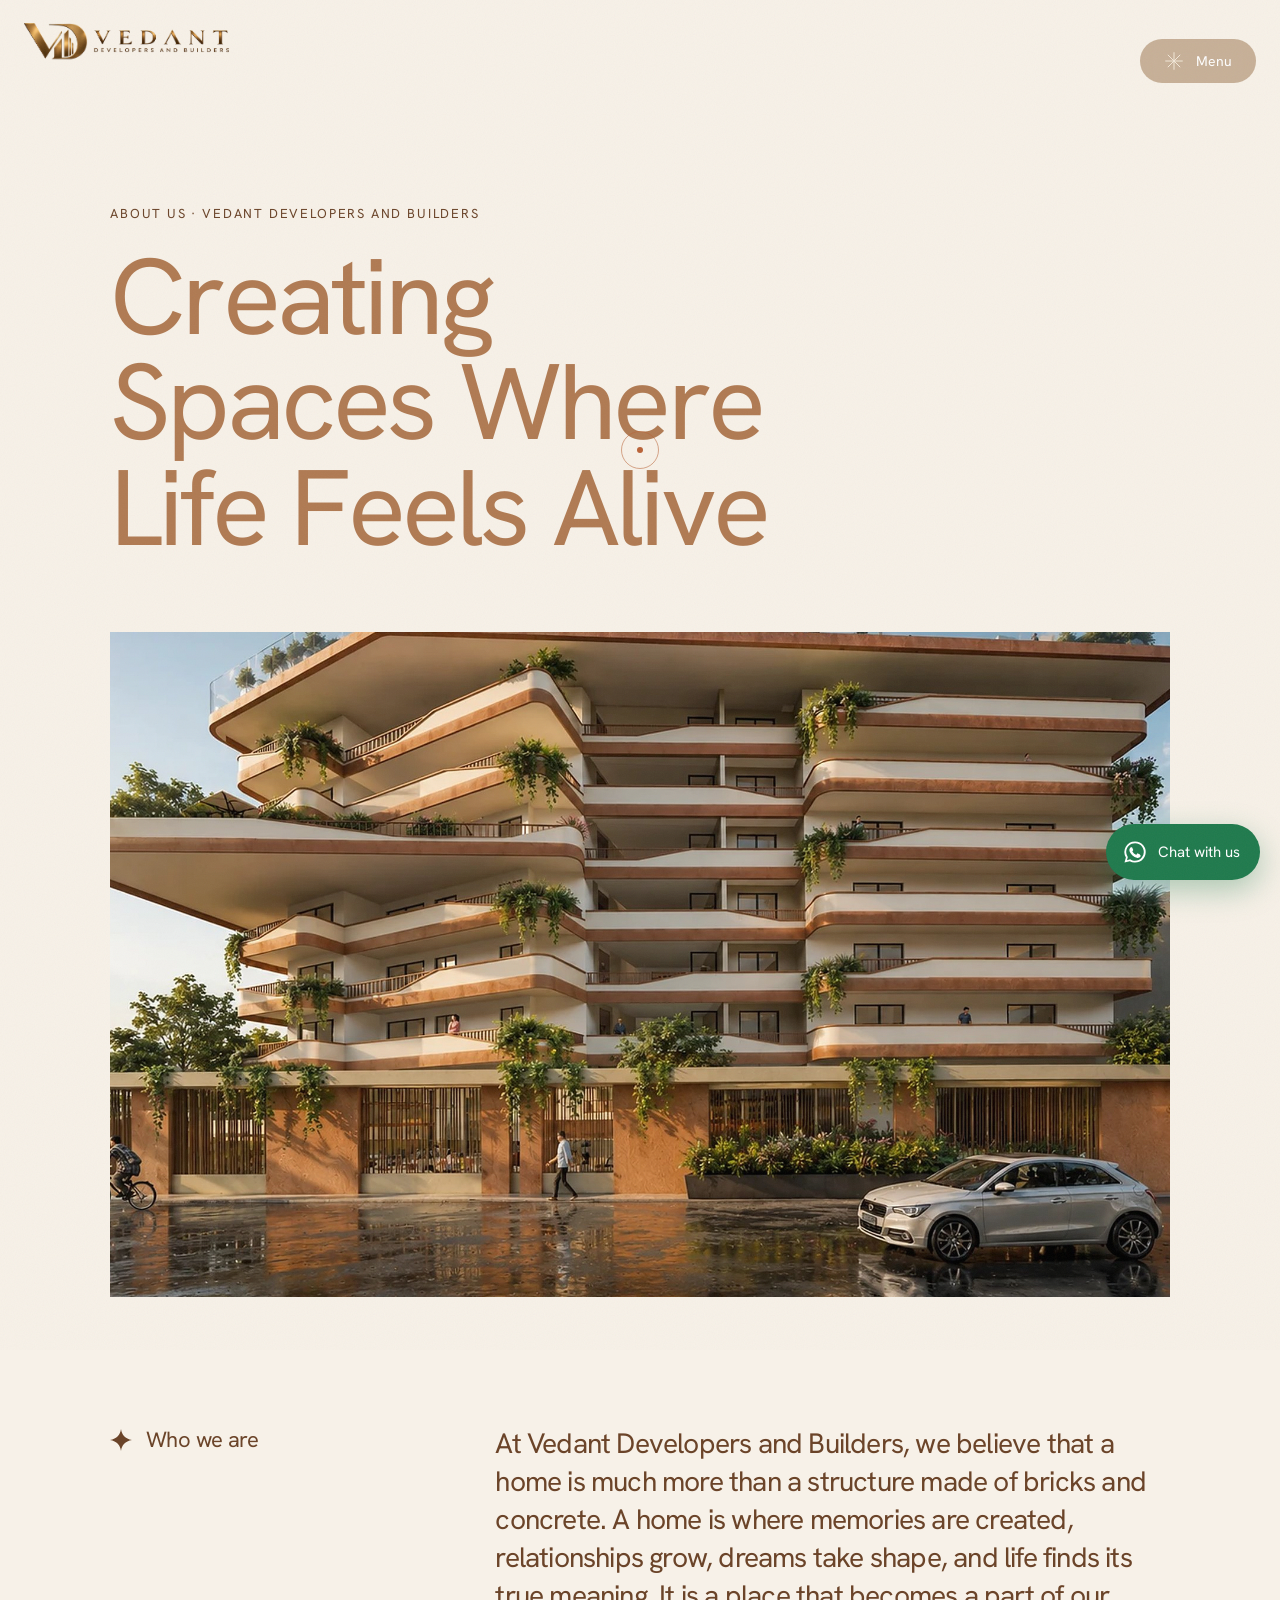
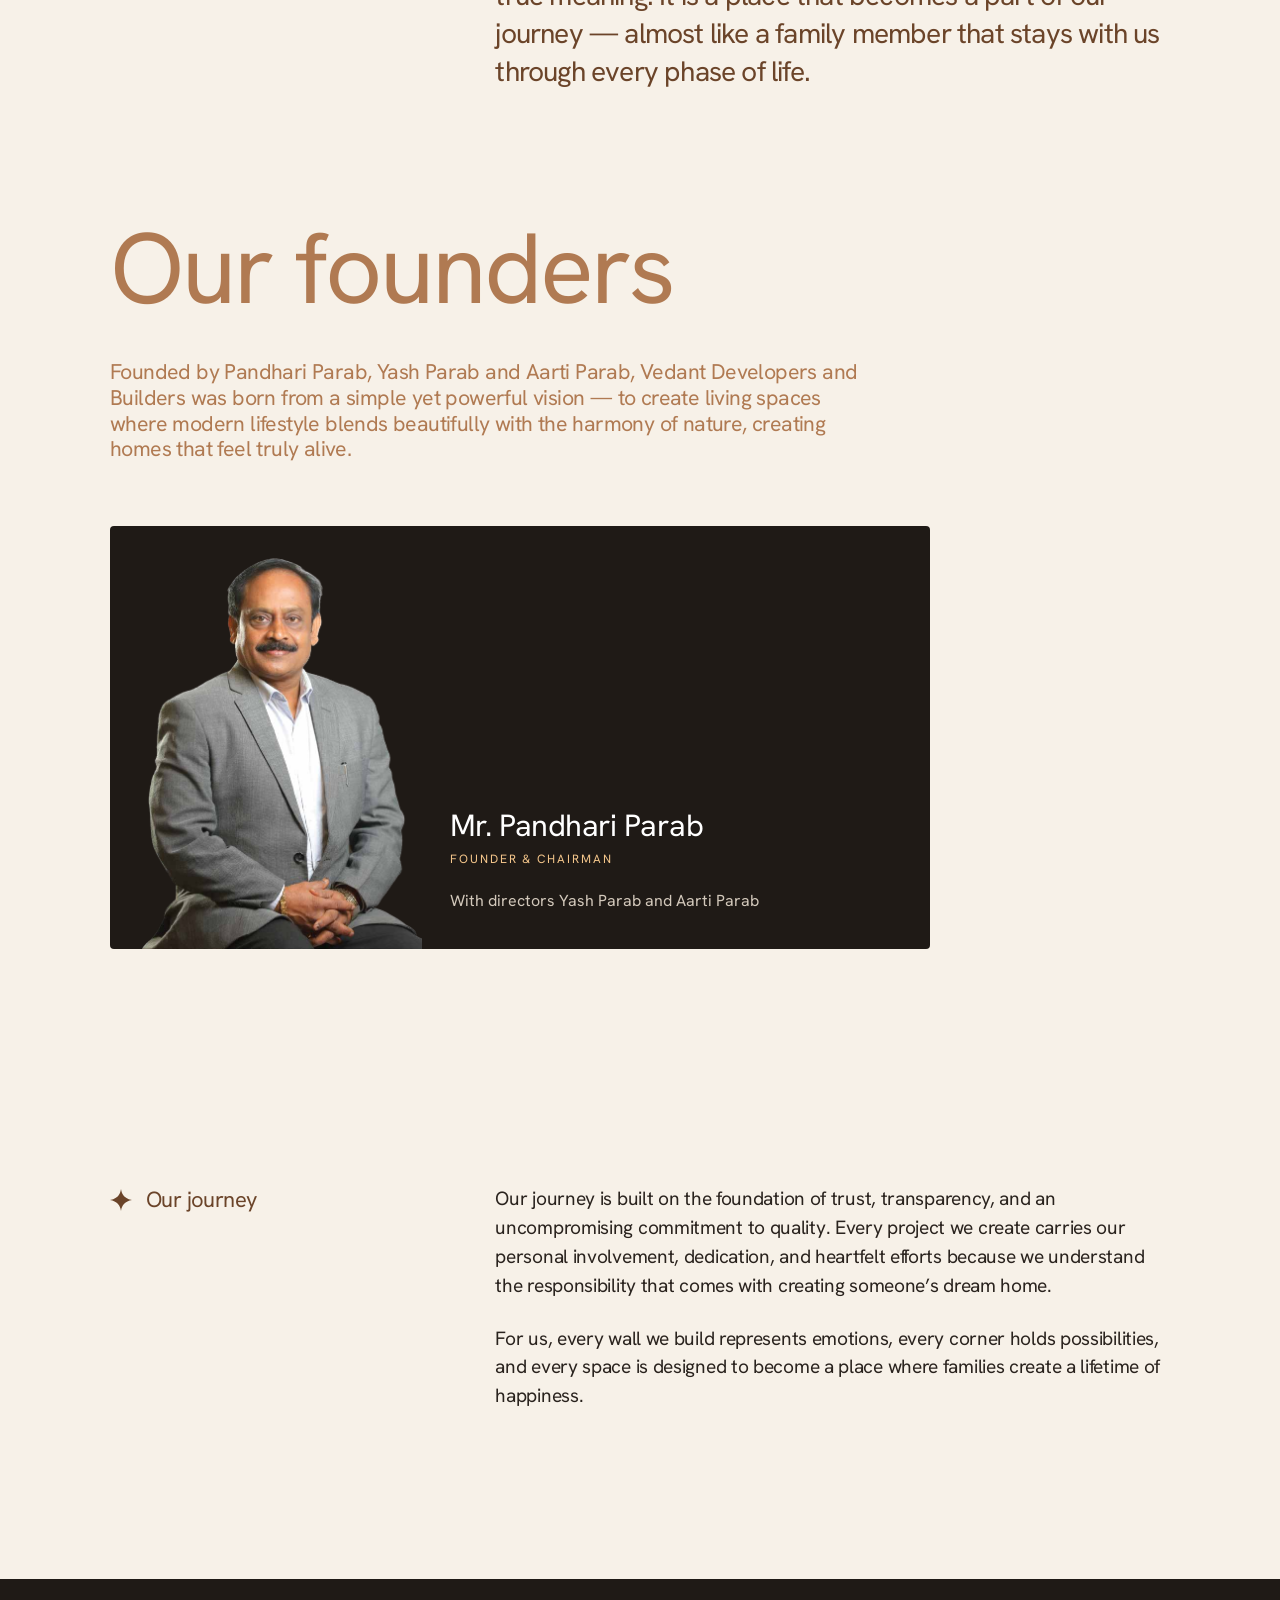
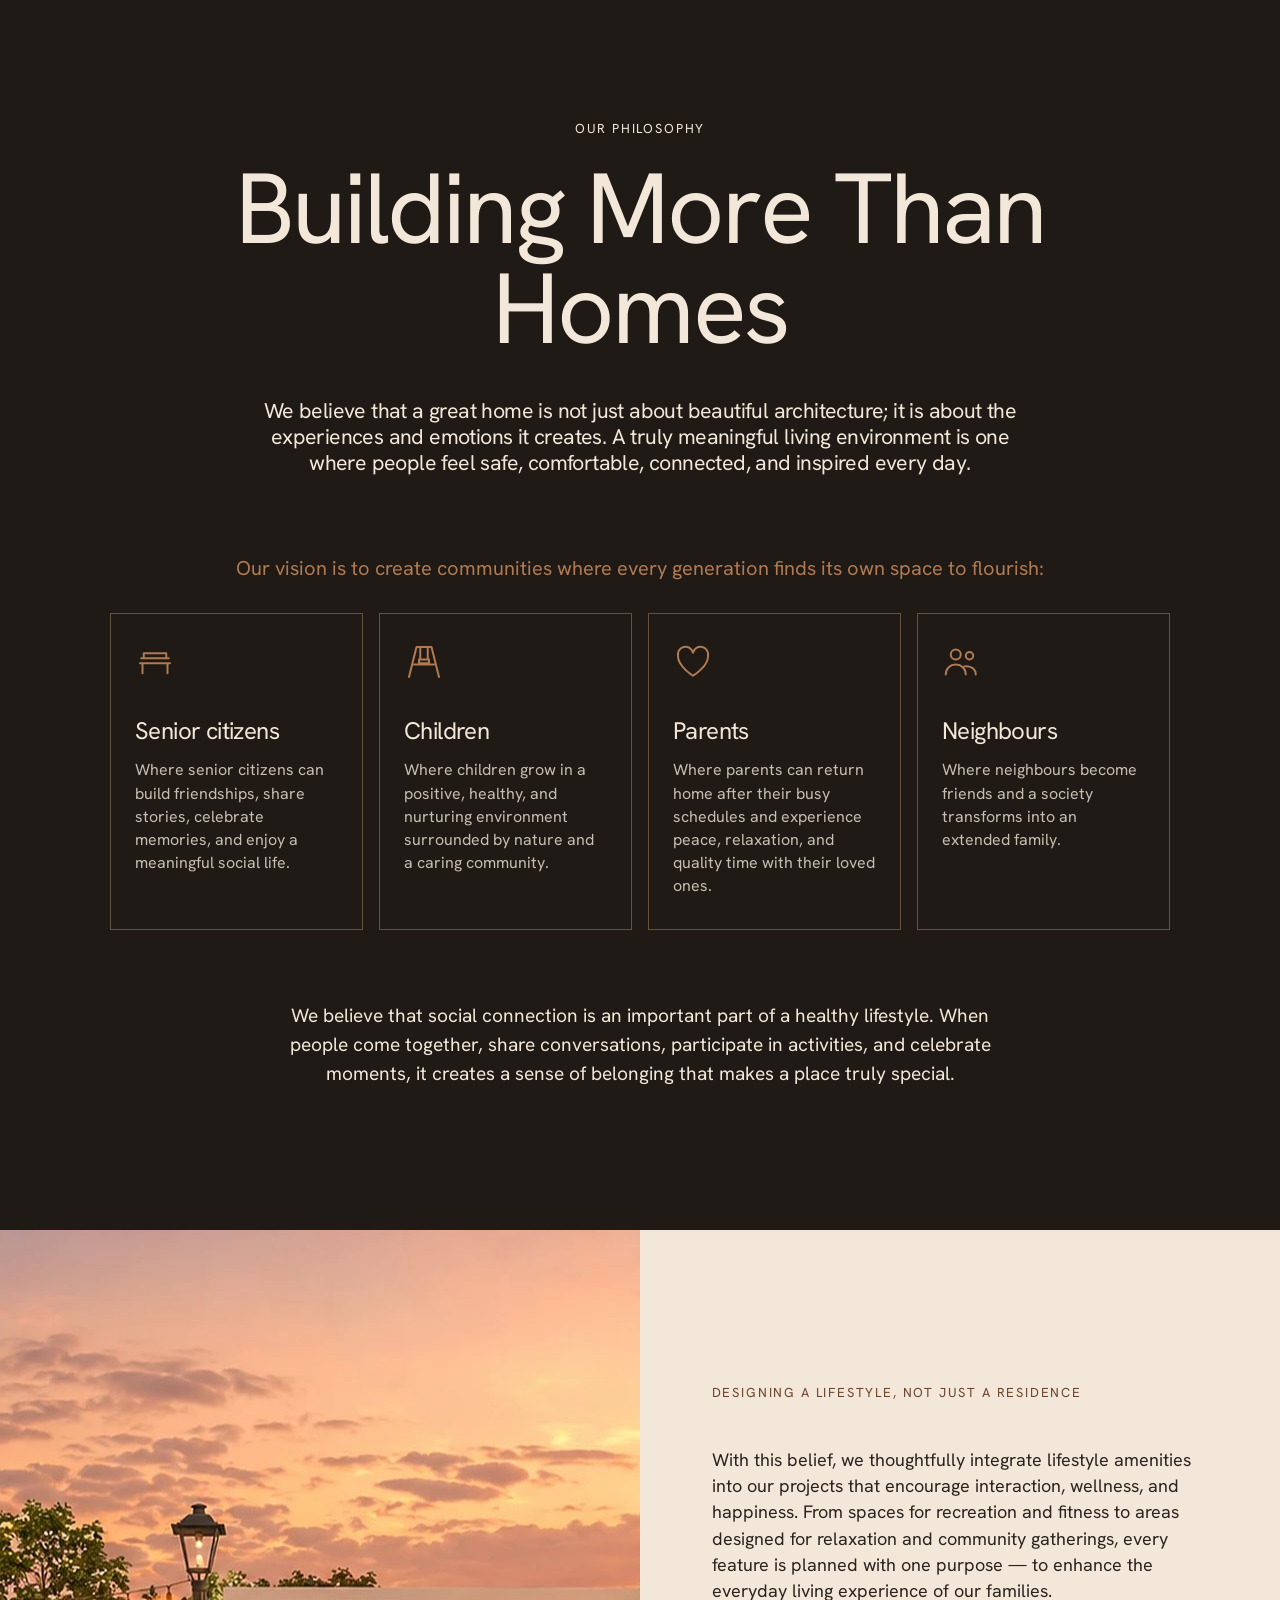
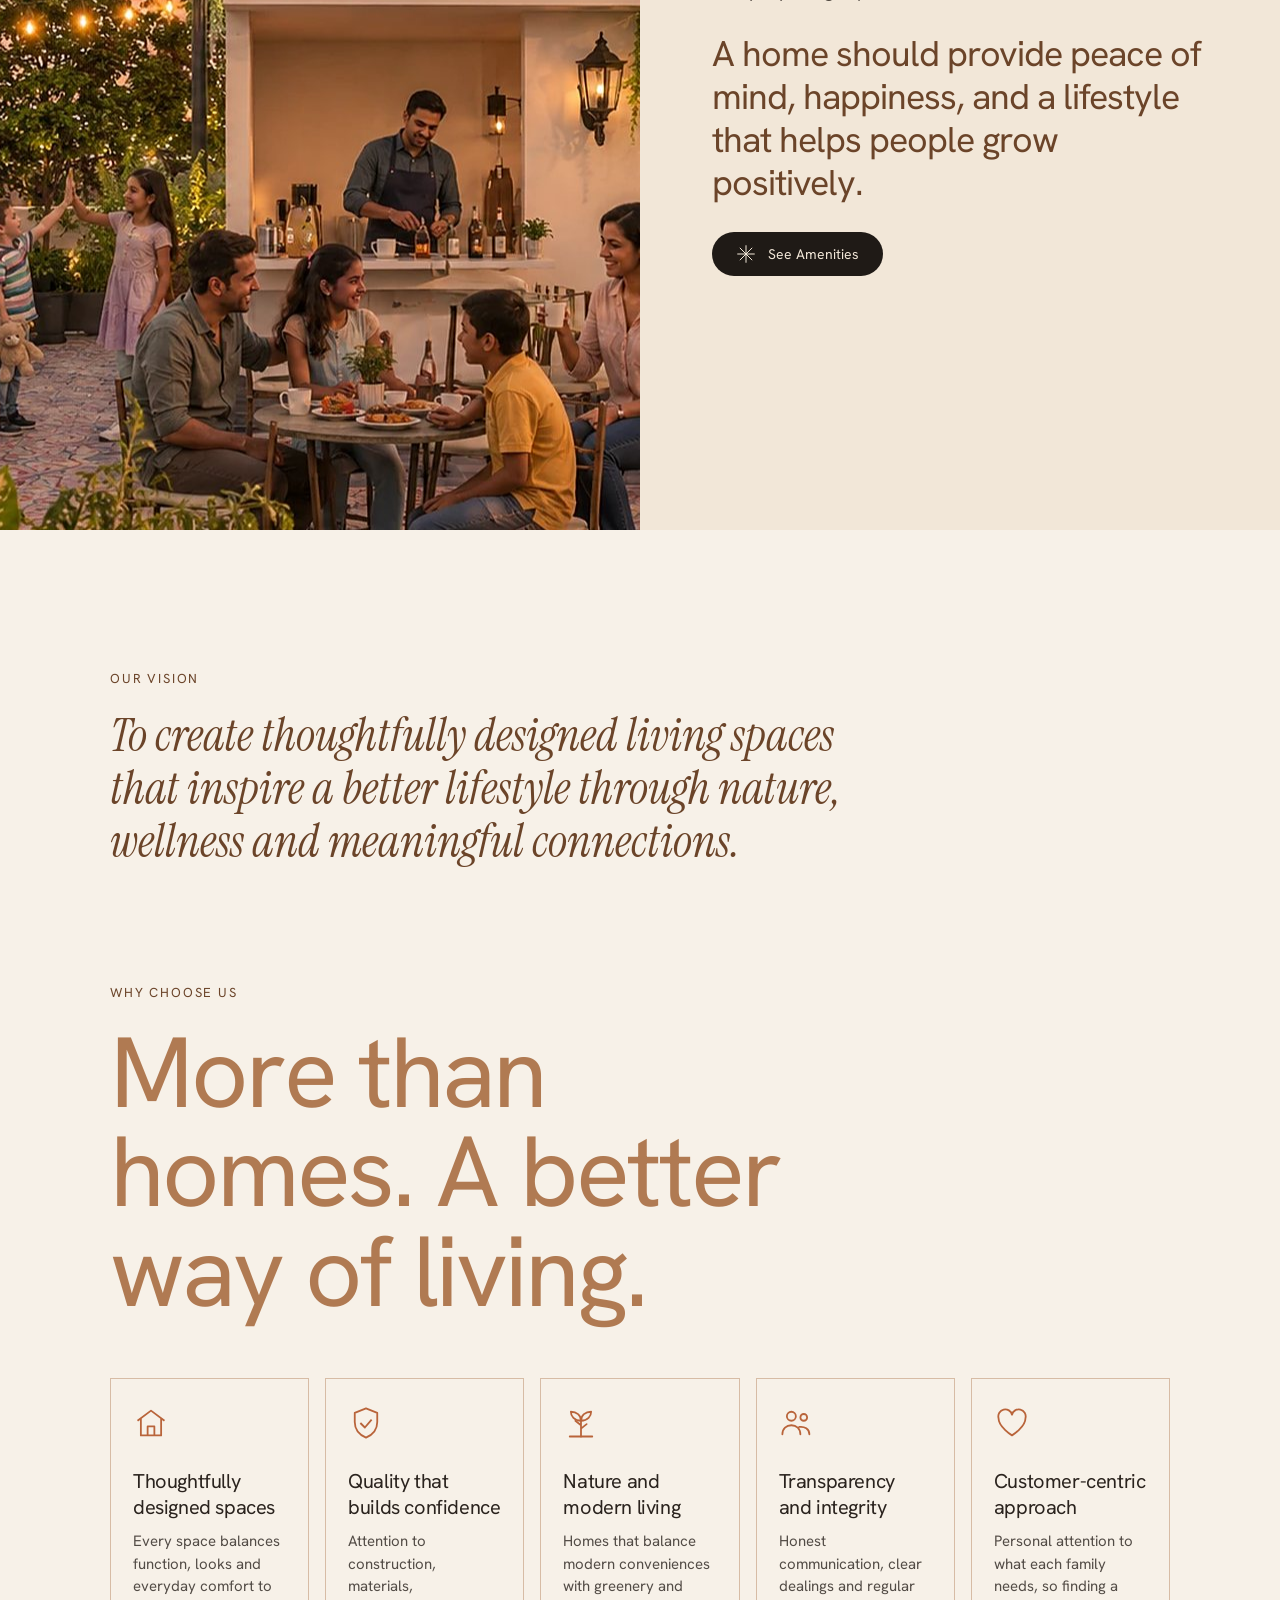
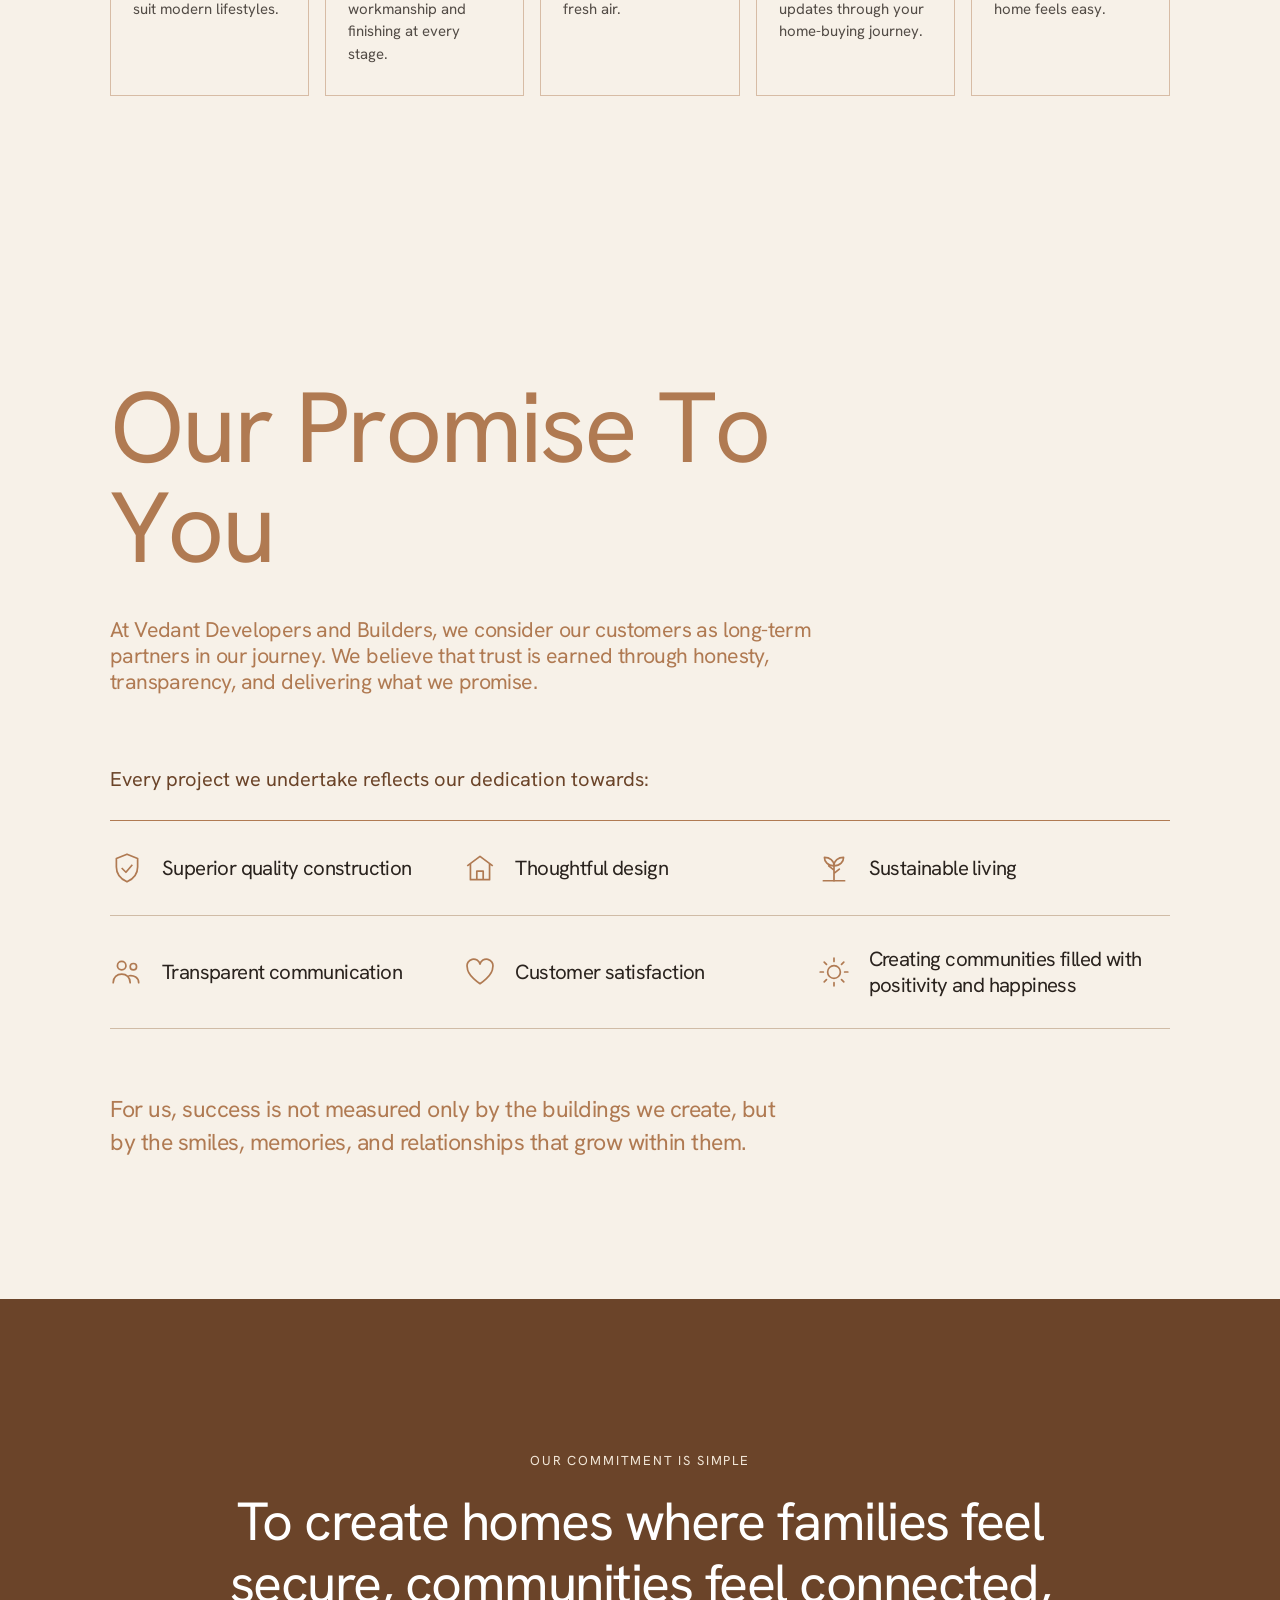
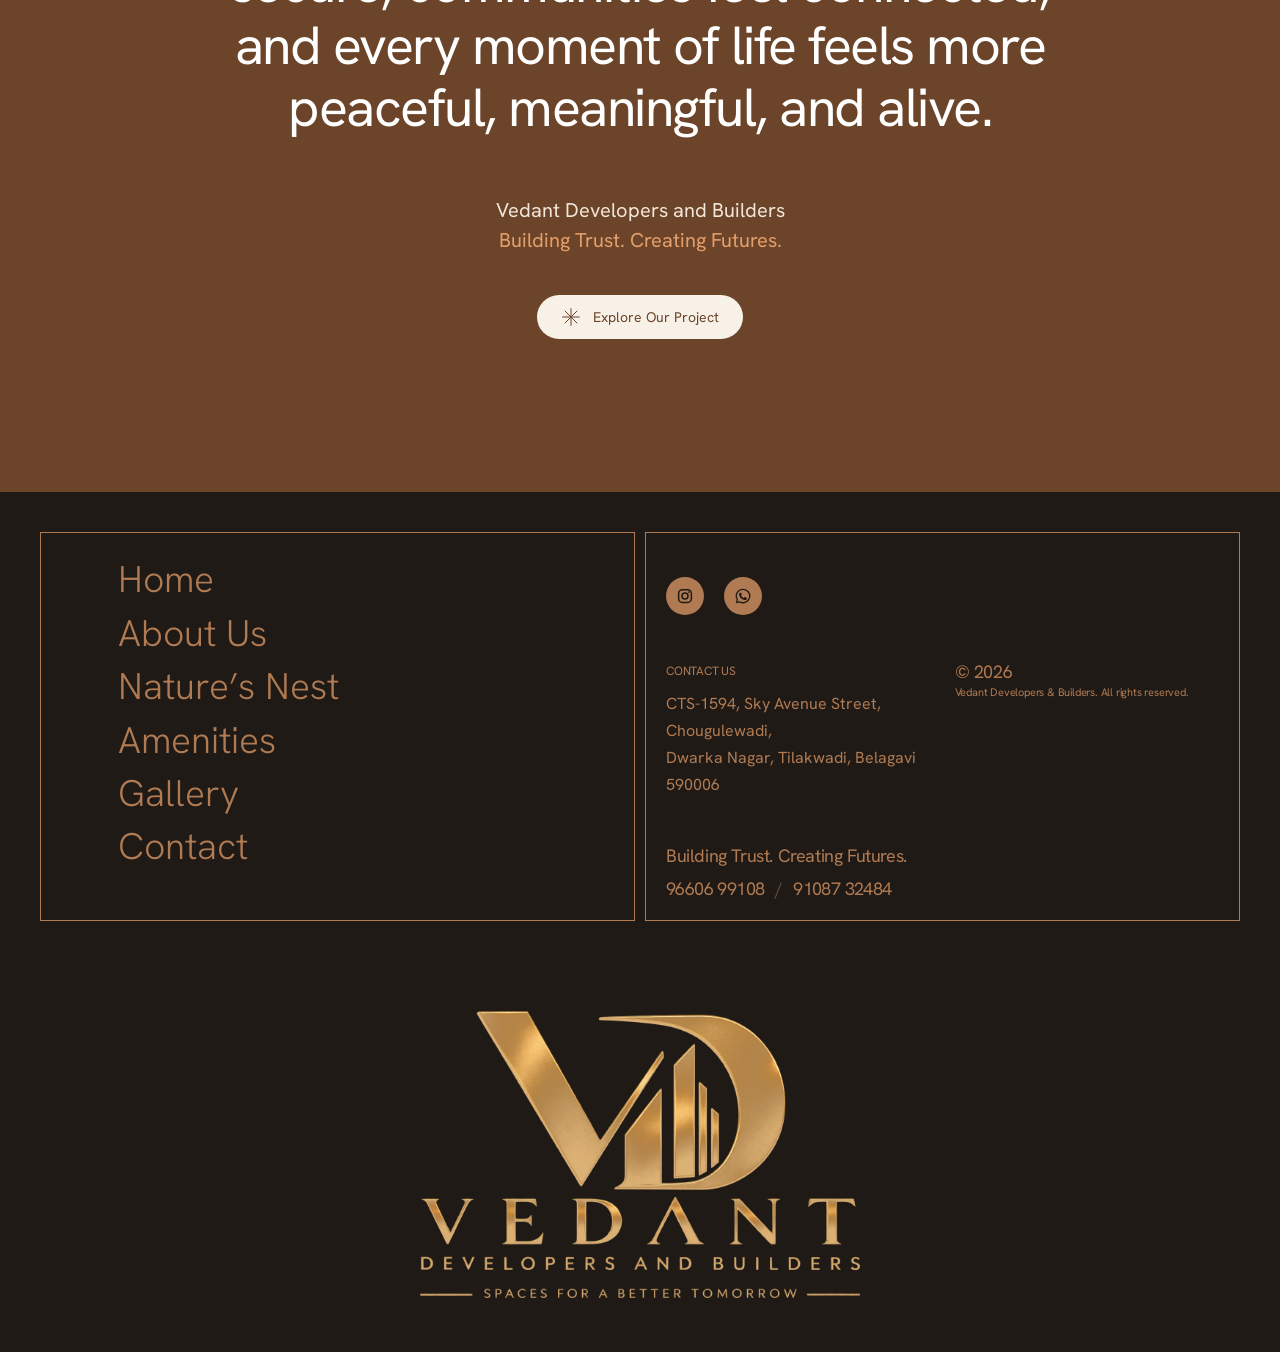
<file: about.html>
<!doctype html>
<html lang="en">
<head>
  <meta charset="utf-8">
  <meta name="viewport" content="width=device-width, initial-scale=1">
  <title>About Us | Vedant Developers &amp; Builders</title>
  <meta name="description" content="The story, philosophy and promise of Vedant Developers & Builders, founded by Yash Parab, Pandhari Parab and Aarti Parab.">
  <link rel="preconnect" href="https://fonts.googleapis.com">
  <link rel="preconnect" href="https://fonts.gstatic.com" crossorigin>
  <link href="https://fonts.googleapis.com/css2?family=Hanken+Grotesk:wght@300;400;500;700&family=Instrument+Serif:ital@0;1&family=Inter:wght@400;500&display=swap" rel="stylesheet">
  <link rel="preload" as="image" href="images/brand/natures-nest-mark-light.png">
  <link rel="preload" as="image" href="images/brand/natures-nest-word-light.png">
  <link rel="icon" type="image/png" href="images/brand/favicon.png">
  <link rel="apple-touch-icon" href="images/brand/apple-touch-icon.png">
  <link rel="stylesheet" href="css/style.css">
</head>
<body>
  <!-- Loader / page curtain -->
  <div class="loader" aria-hidden="true">
    <div class="loader__mark loader__mark--nn"><img src="images/brand/natures-nest-mark-light.png" alt=""></div>
    <img class="loader__word loader__word--nn" src="images/brand/natures-nest-word-light.png" alt="">
    <p class="loader__count"><span>0</span>%</p>
  </div>
  <div class="cursor" aria-hidden="true"><span class="cursor__dot"></span><span class="cursor__ring"><b class="cursor__label"></b></span></div>
  <div class="grain" aria-hidden="true"></div>

  <!-- Icons -->
  <svg width="0" height="0" style="position:absolute" aria-hidden="true">
    <symbol id="i-spark" viewBox="0 0 24 24"><g stroke="currentColor" stroke-width="1.2" stroke-linecap="round"><path d="M12 2v20M2 12h20M4.9 4.9l14.2 14.2M19.1 4.9 4.9 19.1"/></g></symbol>
    <symbol id="i-star" viewBox="0 0 24 24"><path fill="currentColor" d="M12 0c.9 6.6 4.4 10.6 12 12-7.6 1.4-11.1 5.4-12 12-.9-6.6-4.4-10.6-12-12C7.6 10.6 11.1 6.6 12 0Z"/></symbol>
    <symbol id="i-instagram" viewBox="0 0 24 24"><rect x="3.5" y="3.5" width="17" height="17" rx="5" fill="none" stroke="currentColor" stroke-width="2"/><circle cx="12" cy="12" r="4" fill="none" stroke="currentColor" stroke-width="2"/><circle cx="17.2" cy="6.8" r="1.2" fill="currentColor"/></symbol>
    <symbol id="i-facebook" viewBox="0 0 24 24"><path fill="currentColor" d="M13.5 21v-7.5H16l.4-3h-2.9V8.6c0-.9.3-1.5 1.5-1.5h1.5V4.4c-.3 0-1.2-.1-2.2-.1-2.2 0-3.7 1.3-3.7 3.8v2.4H8v3h2.6V21h2.9Z"/></symbol>
    <symbol id="i-linkedin" viewBox="0 0 24 24"><path fill="currentColor" d="M5 8.5h3V19H5V8.5ZM6.5 4a1.75 1.75 0 1 1 0 3.5 1.75 1.75 0 0 1 0-3.5ZM10 8.5h2.9v1.4c.4-.8 1.4-1.6 3-1.6 3 0 3.6 2 3.6 4.6V19h-3v-5.3c0-1.3 0-2.9-1.8-2.9s-2 1.4-2 2.8V19h-3V8.5Z"/></symbol>
    <symbol id="i-x" viewBox="0 0 24 24"><path fill="currentColor" d="M17.8 3h3.1l-6.8 7.7L22 21h-6.2l-4.9-6.4L5.3 21H2.2l7.2-8.3L2 3h6.4l4.4 5.8L17.8 3Zm-1.1 16.2h1.7L7.4 4.7H5.6l11.1 14.5Z"/></symbol>
    <symbol id="i-whatsapp" viewBox="0 0 24 24"><path fill="currentColor" d="M12 2.2a9.8 9.8 0 0 0-8.4 14.8L2.3 21.8l4.9-1.3A9.8 9.8 0 1 0 12 2.2Zm0 17.9c-1.5 0-3-.4-4.2-1.2l-.3-.2-2.9.8.8-2.8-.2-.3A8.1 8.1 0 1 1 12 20.1Zm4.5-6c-.2-.1-1.5-.7-1.7-.8-.2-.1-.4-.1-.6.1l-.8 1c-.1.2-.3.2-.5.1a6.6 6.6 0 0 1-3.3-2.9c-.2-.4.2-.4.7-1.3.1-.2 0-.3 0-.4l-.8-1.8c-.2-.5-.4-.4-.6-.4h-.5c-.2 0-.4.1-.7.3-.2.3-.9.9-.9 2.2s.9 2.5 1 2.7c.1.2 1.8 2.8 4.4 3.9 1.7.7 2.3.8 3.1.6.5-.1 1.5-.6 1.7-1.2.2-.6.2-1.1.1-1.2l-.6-.3Z"/></symbol>
    <symbol id="i-close" viewBox="0 0 24 24"><path d="M6 6l12 12M18 6 6 18" stroke="currentColor" stroke-width="1.6" stroke-linecap="round"/></symbol>
    <symbol id="i-arrow" viewBox="0 0 24 24"><path d="M5 12h14M13 6l6 6-6 6" fill="none" stroke="currentColor" stroke-width="1.6" stroke-linecap="round" stroke-linejoin="round"/></symbol>
    <symbol id="i-download" viewBox="0 0 24 24"><path d="M12 4v11M7 10l5 5 5-5M5 20h14" fill="none" stroke="currentColor" stroke-width="1.6" stroke-linecap="round" stroke-linejoin="round"/></symbol>
    <symbol id="i-expand" viewBox="0 0 24 24"><path d="M4 9V4h5M20 9V4h-5M4 15v5h5M20 15v5h-5" fill="none" stroke="currentColor" stroke-width="1.6" stroke-linecap="round"/></symbol>
    <symbol id="i-pin" viewBox="0 0 24 24"><path d="M12 21s-7-6.2-7-11.5a7 7 0 0 1 14 0C19 14.8 12 21 12 21Z" fill="none" stroke="currentColor" stroke-width="1.6"/><circle cx="12" cy="9.5" r="2.5" fill="none" stroke="currentColor" stroke-width="1.6"/></symbol>
    <!-- amenity icons -->
    <symbol id="a-pool" viewBox="0 0 32 32"><g fill="none" stroke="currentColor" stroke-width="1.6" stroke-linecap="round"><path d="M10 20V7a3 3 0 0 1 6 0M18 20V7a3 3 0 0 1 6 0M10 11h8M10 15h8"/><path d="M3 24c2.2 0 2.2-1.6 4.4-1.6S9.6 24 11.8 24s2.2-1.6 4.4-1.6S18.4 24 20.6 24s2.2-1.6 4.4-1.6S27.2 24 29 24"/></g></symbol>
    <symbol id="a-gym" viewBox="0 0 32 32"><g fill="none" stroke="currentColor" stroke-width="1.6" stroke-linecap="round"><path d="M6 11v10M10 8v16M22 8v16M26 11v10M10 16h12M3 16h3M26 16h3"/></g></symbol>
    <symbol id="a-kids" viewBox="0 0 32 32"><g fill="none" stroke="currentColor" stroke-width="1.6" stroke-linecap="round" stroke-linejoin="round"><path d="M4 28 10 4h12l6 24M8 18h16"/><path d="M13 4v10M19 4v10M12 14h8v3h-8z"/></g></symbol>
    <symbol id="a-senior" viewBox="0 0 32 32"><g fill="none" stroke="currentColor" stroke-width="1.6" stroke-linecap="round"><path d="M4 17h24M6 17v8M26 17v8M5 13h22M7 9h18M7 9v4M25 9v4"/></g></symbol>
    <symbol id="a-jog" viewBox="0 0 32 32"><g fill="none" stroke="currentColor" stroke-width="1.6" stroke-linecap="round" stroke-linejoin="round"><circle cx="19" cy="5.5" r="2.5"/><path d="M8 13l5-3 5 1 3 5 4 1M16 11l-3 8 5 4v6M13 19l-4 5H5"/></g></symbol>
    <symbol id="a-yoga" viewBox="0 0 32 32"><g fill="none" stroke="currentColor" stroke-width="1.6" stroke-linecap="round" stroke-linejoin="round"><circle cx="16" cy="6" r="2.5"/><path d="M16 9v8M9 13l7 2 7-2M6 25c3-4 7-5 10-5s7 1 10 5M10 25h12"/></g></symbol>
    <symbol id="a-club" viewBox="0 0 32 32"><g fill="none" stroke="currentColor" stroke-width="1.6" stroke-linejoin="round"><path d="M4 14 16 5l12 9M7 12v15h18V12M13 27v-8h6v8"/></g></symbol>
    <symbol id="a-garden" viewBox="0 0 32 32"><g fill="none" stroke="currentColor" stroke-width="1.6" stroke-linecap="round" stroke-linejoin="round"><path d="M16 28V14M16 18l-5-4M16 21l5-4"/><path d="M16 14c-6 0-9-4-9-8 5 0 9 3 9 8Zm0 0c6 0 9-4 9-8-5 0-9 3-9 8Z"/><path d="M6 28h20"/></g></symbol>
    <symbol id="a-party" viewBox="0 0 32 32"><g fill="none" stroke="currentColor" stroke-width="1.6" stroke-linecap="round" stroke-linejoin="round"><path d="M9 4h8l-1 9a3 3 0 0 1-6 0L9 4ZM13 16v10M9 27h8M21 6l2-2M24 10h3M22 14l2 2"/></g></symbol>
    <symbol id="a-games" viewBox="0 0 32 32"><g fill="none" stroke="currentColor" stroke-width="1.6" stroke-linejoin="round"><rect x="5" y="5" width="22" height="22" rx="3"/><path d="M5 12.3h22M5 19.6h22M12.3 5v22M19.6 5v22"/></g></symbol>
    <symbol id="a-shield" viewBox="0 0 32 32"><g fill="none" stroke="currentColor" stroke-width="1.6" stroke-linejoin="round"><path d="M16 3 6 7v8c0 7 4.5 11.5 10 14 5.5-2.5 10-7 10-14V7L16 3Z"/><path d="m11 16 4 4 6-7"/></g></symbol>
    <symbol id="a-ev" viewBox="0 0 32 32"><g fill="none" stroke="currentColor" stroke-width="1.6" stroke-linecap="round" stroke-linejoin="round"><rect x="5" y="4" width="14" height="24" rx="2"/><path d="M13 9l-4 7h5l-3 6M19 12h3a2 2 0 0 1 2 2v8a2 2 0 0 0 4 0V10l-3-3"/></g></symbol>
    <symbol id="a-lift" viewBox="0 0 32 32"><g fill="none" stroke="currentColor" stroke-width="1.6" stroke-linejoin="round"><rect x="6" y="3" width="20" height="26" rx="2"/><path d="M16 3v26M10 12l2-3 2 3M18 9l2 3 2-3"/></g></symbol>
    <symbol id="a-power" viewBox="0 0 32 32"><g fill="none" stroke="currentColor" stroke-width="1.6" stroke-linejoin="round"><path d="M18 3 7 18h8l-2 11 12-16h-8l1-10Z"/></g></symbol>
    <symbol id="a-people" viewBox="0 0 32 32"><g fill="none" stroke="currentColor" stroke-width="1.6" stroke-linecap="round"><circle cx="11" cy="10" r="4"/><circle cx="22" cy="11" r="3"/><path d="M3 26c0-5 3.6-8 8-8s8 3 8 8M18 19.5c4.5-.6 9 1.6 9 6.5"/></g></symbol>
    <symbol id="a-heart" viewBox="0 0 32 32"><path d="M16 27S4 19.6 4 11.5A6 6 0 0 1 16 8.6a6 6 0 0 1 12 2.9C28 19.6 16 27 16 27Z" fill="none" stroke="currentColor" stroke-width="1.6" stroke-linejoin="round"/></symbol>
    <symbol id="a-sun" viewBox="0 0 32 32"><g fill="none" stroke="currentColor" stroke-width="1.6" stroke-linecap="round"><circle cx="16" cy="16" r="6"/><path d="M16 3v3M16 26v3M3 16h3M26 16h3M6.8 6.8l2.1 2.1M23.1 23.1l2.1 2.1M6.8 25.2l2.1-2.1M23.1 8.9l2.1-2.1"/></g></symbol>
  </svg>

  <!-- ============ HEADER ============ -->
  <header class="header">
    <a href="index.html" class="logo" aria-label="Vedant Developers and Builders — home">
      <img class="logo__img logo__img--on-light" src="images/brand/logo-horizontal.png" alt="Vedant Developers and Builders">
      <img class="logo__img logo__img--on-dark" src="images/brand/logo-horizontal-light.png" alt="">
    </a>
    <button class="pill pill--menu" id="menuOpen" aria-expanded="false" aria-controls="menu">
      <svg class="pill__icon"><use href="#i-spark"/></svg><span>Menu</span>
    </button>
  </header>

  <!-- ============ MENU OVERLAY ============ -->
  <div class="menu" id="menu" aria-hidden="true">
    <div class="menu__bar">
      <img class="menu__logo" src="images/brand/logo-horizontal-light.png" alt="Vedant Developers and Builders">
      <button class="pill pill--close" id="menuClose" aria-label="Close menu"><svg class="pill__icon"><use href="#i-close"/></svg></button>
    </div>
    <div class="menu__grid">
      <div class="menu__col menu__col--left">
        <p class="menu__copy">© <span class="js-year">2026</span><br><small>Vedant Developers &amp; Builders. All rights reserved.</small></p>
        <a href="project.html" class="menu__card js-menu-link">
          <img src="images/booklet/front-hero.jpg" alt="">
          <span class="pill pill--cream"><svg class="pill__icon"><use href="#i-spark"/></svg><span>Explore Project</span></span>
        </a>
      </div>
      <nav class="menu__col menu__col--nav" aria-label="Main">
        <a href="index.html" class="js-menu-link" style="--i:0">Home</a>
        <a href="about.html" class="js-menu-link" style="--i:1">About Us</a>
        <a href="project.html" class="js-menu-link" style="--i:2">Nature’s Nest</a>
        <a href="project.html#floor-plans" class="js-menu-link" style="--i:3">Floor Plans</a>
        <a href="project.html#amenities" class="js-menu-link" style="--i:4">Amenities</a>
        <a href="project.html#gallery" class="js-menu-link" style="--i:5">Gallery</a>
        <a href="project.html#enquire" class="js-menu-link" style="--i:6">Contact</a>
      </nav>
      <div class="menu__col menu__col--info">
        <div class="menu__social">
          <p class="label">SOCIAL</p>
          <div class="socials">
            <a href="https://www.instagram.com/vedantdevelopersandbuilders/" target="_blank" rel="noopener" aria-label="Instagram"><svg><use href="#i-instagram"/></svg></a>
            <a href="#" class="js-wa" aria-label="WhatsApp"><svg><use href="#i-whatsapp"/></svg></a>
          </div>
        </div>
        <div class="menu__contact">
          <p class="label">CONTACT US</p>
          <p>CTS-1594, Sky Avenue Street, Chougulewadi,<br>Dwarka Nagar, Tilakwadi, Belagavi 590006</p>
          <p><a href="tel:+919660699108">96606 99108</a> / <a href="tel:+919108732484">91087 32484</a><br>www.vedantdevelopers.in</p>
        </div>
      </div>
    </div>
  </div>

  <main id="top">

    <!-- ============ PAGE HERO ============ -->
    <section class="phero">
      <p class="eyebrow" data-reveal>About Us · Vedant Developers and Builders</p>
      <h1 class="phero__title" data-split>Creating Spaces Where Life Feels Alive</h1>
      <div class="phero__media"><img src="images/building/render-day.jpg" alt="Vedant Nature’s Nest in afternoon light" data-speed="0.06"></div>
    </section>

    <!-- ============ INTRO ============ -->
    <section class="prose-split">
      <div class="prose-split__label" data-reveal><svg><use href="#i-star"/></svg>Who we are</div>
      <div class="prose-split__body">
        <p class="prose-lead" data-reveal>At Vedant Developers and Builders, we believe that a home is much more than a structure made of bricks and concrete. A home is where memories are created, relationships grow, dreams take shape, and life finds its true meaning. It is a place that becomes a part of our journey — almost like a family member that stays with us through every phase of life.</p>
      </div>
    </section>

    <!-- ============ FOUNDERS ============ -->
    <section class="founders-sec">
      <div class="founders-sec__text">
        <h2 class="display" data-split>Our founders</h2>
        <p class="lead" data-reveal>Founded by Pandhari Parab, Yash Parab and Aarti Parab, Vedant Developers and Builders was born from a simple yet powerful vision — to create living spaces where modern lifestyle blends beautifully with the harmony of nature, creating homes that feel truly alive.</p>
      </div>
      <div class="chair chair--about" data-reveal>
        <div class="chair__photo"><img src="images/booklet/chairman.png" alt="Mr. Pandhari Parab, Chairman" loading="lazy"></div>
        <div class="chair__text">
          <p class="chair__name">Mr. Pandhari Parab</p>
          <p class="chair__role">Founder &amp; Chairman</p>
          <p class="chair__also">With directors Yash Parab and Aarti Parab</p>
        </div>
      </div>
      <div class="directors" data-reveal>
        <div class="director"><span class="director__ini">YP</span><div><p class="director__name">Yash Parab</p><p class="director__role">Director</p></div></div>
        <div class="director"><span class="director__ini">AP</span><div><p class="director__name">Aarti Parab</p><p class="director__role">Director</p></div></div>
      </div>
      <div class="prose-split prose-split--flush">
        <div class="prose-split__label" data-reveal><svg><use href="#i-star"/></svg>Our journey</div>
        <div class="prose-split__body">
          <p data-reveal>Our journey is built on the foundation of trust, transparency, and an uncompromising commitment to quality. Every project we create carries our personal involvement, dedication, and heartfelt efforts because we understand the responsibility that comes with creating someone’s dream home.</p>
          <p data-reveal>For us, every wall we build represents emotions, every corner holds possibilities, and every space is designed to become a place where families create a lifetime of happiness.</p>
        </div>
      </div>
    </section>

    <!-- ============ PHILOSOPHY ============ -->
    <section class="philosophy">
      <p class="eyebrow eyebrow--light" data-reveal>Our Philosophy</p>
      <h2 class="display display--center display--cream" data-split>Building More Than Homes</h2>
      <p class="lead lead--center lead--cream" data-reveal>We believe that a great home is not just about beautiful architecture; it is about the experiences and emotions it creates. A truly meaningful living environment is one where people feel safe, comfortable, connected, and inspired every day.</p>
      <p class="philosophy__intro" data-reveal>Our vision is to create communities where every generation finds its own space to flourish:</p>
      <div class="gen-grid">
        <article class="gen" data-reveal style="--d:0">
          <svg><use href="#a-senior"/></svg>
          <h3>Senior citizens</h3>
          <p>Where senior citizens can build friendships, share stories, celebrate memories, and enjoy a meaningful social life.</p>
        </article>
        <article class="gen" data-reveal style="--d:1">
          <svg><use href="#a-kids"/></svg>
          <h3>Children</h3>
          <p>Where children grow in a positive, healthy, and nurturing environment surrounded by nature and a caring community.</p>
        </article>
        <article class="gen" data-reveal style="--d:2">
          <svg><use href="#a-heart"/></svg>
          <h3>Parents</h3>
          <p>Where parents can return home after their busy schedules and experience peace, relaxation, and quality time with their loved ones.</p>
        </article>
        <article class="gen" data-reveal style="--d:3">
          <svg><use href="#a-people"/></svg>
          <h3>Neighbours</h3>
          <p>Where neighbours become friends and a society transforms into an extended family.</p>
        </article>
      </div>
      <p class="philosophy__close" data-reveal>We believe that social connection is an important part of a healthy lifestyle. When people come together, share conversations, participate in activities, and celebrate moments, it creates a sense of belonging that makes a place truly special.</p>
    </section>

    <!-- ============ LIFESTYLE ============ -->
    <section class="brand brand--rev">
      <div class="brand__media"><img src="images/renders/rooftop-cafe.jpg" alt="" loading="lazy" data-speed="0.08"></div>
      <div class="brand__panel brand__panel--cream">
        <p class="eyebrow" data-reveal>Designing A Lifestyle, Not Just A Residence</p>
        <div class="brand__body">
          <p class="brand__lead brand__lead--ink" data-reveal>With this belief, we thoughtfully integrate lifestyle amenities into our projects that encourage interaction, wellness, and happiness. From spaces for recreation and fitness to areas designed for relaxation and community gatherings, every feature is planned with one purpose — to enhance the everyday living experience of our families.</p>
          <p class="brand__statement brand__statement--sm" data-split="words">A home should provide peace of mind, happiness, and a lifestyle that helps people grow positively.</p>
          <a href="project.html#amenities" class="pill pill--dark" data-reveal><svg class="pill__icon"><use href="#i-spark"/></svg><span>See Amenities</span></a>
        </div>
      </div>
    </section>

    <!-- ============ VISION + WHY CHOOSE US ============ -->
    <section class="why">
      <div class="why__vision" data-reveal>
        <p class="eyebrow">Our vision</p>
        <p class="why__quote">To create thoughtfully designed living spaces that inspire a better lifestyle through nature, wellness and meaningful connections.</p>
      </div>
      <div class="why__head">
        <p class="eyebrow">Why choose us</p>
        <h2 class="display" data-split>More than homes. A better way of living.</h2>
      </div>
      <ul class="why__list">
        <li data-reveal style="--d:0"><svg><use href="#a-club"/></svg><h3>Thoughtfully designed spaces</h3><p>Every space balances function, looks and everyday comfort to suit modern lifestyles.</p></li>
        <li data-reveal style="--d:1"><svg><use href="#a-shield"/></svg><h3>Quality that builds confidence</h3><p>Attention to construction, materials, workmanship and finishing at every stage.</p></li>
        <li data-reveal style="--d:2"><svg><use href="#a-garden"/></svg><h3>Nature and modern living</h3><p>Homes that balance modern conveniences with greenery and fresh air.</p></li>
        <li data-reveal style="--d:3"><svg><use href="#a-people"/></svg><h3>Transparency and integrity</h3><p>Honest communication, clear dealings and regular updates through your home-buying journey.</p></li>
        <li data-reveal style="--d:4"><svg><use href="#a-heart"/></svg><h3>Customer-centric approach</h3><p>Personal attention to what each family needs, so finding a home feels easy.</p></li>
      </ul>
    </section>

    <!-- ============ PROMISE ============ -->
    <section class="promise">
      <div class="promise__head">
        <h2 class="display" data-split>Our Promise To You</h2>
        <p class="lead" data-reveal>At Vedant Developers and Builders, we consider our customers as long-term partners in our journey. We believe that trust is earned through honesty, transparency, and delivering what we promise.</p>
      </div>
      <p class="promise__intro" data-reveal>Every project we undertake reflects our dedication towards:</p>
      <ul class="promise__list">
        <li data-reveal style="--d:0"><svg><use href="#a-shield"/></svg>Superior quality construction</li>
        <li data-reveal style="--d:1"><svg><use href="#a-club"/></svg>Thoughtful design</li>
        <li data-reveal style="--d:2"><svg><use href="#a-garden"/></svg>Sustainable living</li>
        <li data-reveal style="--d:3"><svg><use href="#a-people"/></svg>Transparent communication</li>
        <li data-reveal style="--d:4"><svg><use href="#a-heart"/></svg>Customer satisfaction</li>
        <li data-reveal style="--d:5"><svg><use href="#a-sun"/></svg>Creating communities filled with positivity and happiness</li>
      </ul>
      <p class="promise__close" data-reveal>For us, success is not measured only by the buildings we create, but by the smiles, memories, and relationships that grow within them.</p>
    </section>

    <!-- ============ COMMITMENT ============ -->
    <section class="commit">
      <p class="eyebrow eyebrow--light" data-reveal>Our commitment is simple</p>
      <p class="commit__quote" data-split="words">To create homes where families feel secure, communities feel connected, and every moment of life feels more peaceful, meaningful, and alive.</p>
      <p class="commit__sign" data-reveal>Vedant Developers and Builders<br><span>Building Trust. Creating Futures.</span></p>
      <a href="project.html" class="pill pill--cream" data-reveal><svg class="pill__icon"><use href="#i-spark"/></svg><span>Explore Our Project</span></a>
    </section>
  </main>

  <!-- ============ FOOTER ============ -->
  <footer class="footer" id="contact">
    <div class="footer__boxes">
      <nav class="footer__box footer__nav" aria-label="Footer">
        <a href="index.html">Home</a>
        <a href="about.html">About Us</a>
        <a href="project.html">Nature’s Nest</a>
        <a href="project.html#amenities">Amenities</a>
        <a href="project.html#gallery">Gallery</a>
        <a href="project.html#enquire">Contact</a>
      </nav>
      <div class="footer__box footer__info">
        <div class="socials">
          <a href="https://www.instagram.com/vedantdevelopersandbuilders/" target="_blank" rel="noopener" aria-label="Instagram"><svg><use href="#i-instagram"/></svg></a>
          <a href="#" class="js-wa" aria-label="WhatsApp"><svg><use href="#i-whatsapp"/></svg></a>
        </div>
        <div class="footer__cols">
          <div>
            <p class="label">CONTACT US</p>
            <p>CTS-1594, Sky Avenue Street, Chougulewadi,<br>Dwarka Nagar, Tilakwadi, Belagavi 590006</p>
          </div>
          <div>
            <p class="footer__year">© <span class="js-year">2026</span></p>
            <p class="small">Vedant Developers &amp; Builders. All rights reserved.</p>
          </div>
        </div>
        <div class="footer__call">
          <p>Building Trust. Creating Futures.</p>
          <p class="footer__phones"><a href="tel:+919660699108">96606 99108</a> <span aria-hidden="true">/</span> <a href="tel:+919108732484">91087 32484</a></p>
        </div>
      </div>
    </div>
    <div class="footer__brand"><img src="images/brand/logo-full-light.png" alt="Vedant Developers and Builders — Spaces for a better tomorrow"></div>
  </footer>

  <!-- Floating WhatsApp button -->
  <a href="#" class="wa-float js-wa" aria-label="Chat with us on WhatsApp">
    <svg><use href="#i-whatsapp"/></svg><span>Chat with us</span>
  </a>

  <script src="js/vendor/lenis.min.js"></script>
  <script src="js/main.js"></script>
</body>
</html>
</file>
<file: css/style.css>
/* =========================================================
   Vedant Developers & Builders
   ========================================================= */

:root {
  /* Palette taken from the building render: copper bands, warm white, dusk espresso */
  --tan: #b07a52;
  --cream: #f2e7d8;
  --dark: #1f1a16;
  --brown: #6b4429;
  --ink: #2a231e;
  --logo: #c4682f;
  --copper: #b9643a;
  --ivory: #f7f1e8;
  --glow: #f3c58a;
  --white: #ffffff;

  --f-display: "Hanken Grotesk", "Helvetica Neue", Arial, sans-serif;
  --f-serif: "Instrument Serif", Georgia, "Times New Roman", serif;
  --f-body: "Inter", "Helvetica Neue", Arial, sans-serif;

  --ease: cubic-bezier(0.22, 1, 0.36, 1);
  --ease-io: cubic-bezier(0.65, 0, 0.35, 1);
  --gutter: clamp(24px, 8.6vw, 124px);
  --display: clamp(56px, 7.8vw, 120px);
}

*,
*::before,
*::after { box-sizing: border-box; }

html { -webkit-text-size-adjust: 100%; }

body {
  margin: 0;
  background: var(--ivory);
  color: var(--ink);
  font-family: var(--f-display);
  font-weight: 400;
  -webkit-font-smoothing: antialiased;
  overflow-x: hidden;
}
body.menu-open { overflow: hidden; }

img { display: block; max-width: 100%; }
[hidden] { display: none !important; }
a { color: inherit; text-decoration: none; }
h1, h2, h3, p, figure { margin: 0; }
button { font: inherit; border: 0; background: none; cursor: pointer; color: inherit; }

/* ---------- Pills / buttons ---------- */
.pill {
  display: inline-flex;
  align-items: center;
  gap: 12px;
  height: 44px;
  padding: 0 24px;
  border-radius: 999px;
  font-size: 14px;
  line-height: 1;
  white-space: nowrap;
  transition: background-color .4s var(--ease), color .4s var(--ease), transform .4s var(--ease);
}
.pill__icon {
  width: 20px;
  height: 20px;
  flex: none;
  transition: transform .8s var(--ease);
}
.pill:hover .pill__icon { transform: rotate(180deg); }
.pill:hover { transform: translateY(-2px); }

.pill--tan { background: var(--tan); color: var(--white); }
.pill--tan .pill__icon { color: var(--cream); }
.pill--tan:hover { background: var(--brown); }

.pill--cream { background: var(--cream); color: var(--brown); }
.pill--cream .pill__icon { color: var(--brown); }
.pill--cream:hover { background: var(--white); }

/* ---------- Header ---------- */
.header {
  position: fixed;
  inset: 0 0 auto 0;
  z-index: 50;
  display: flex;
  justify-content: space-between;
  align-items: flex-start;
  padding: 23px 24px 0;
  pointer-events: none;
}
.header > * { pointer-events: auto; }

.logo {
  display: flex;
  flex-direction: column;
  color: var(--logo);
  font-size: 22px;
  line-height: 26.4px;
  font-weight: 300;
  letter-spacing: 0.02em;
  opacity: 0;
  transform: translateY(-10px);
  animation: fadeDown 1s var(--ease) .2s forwards;
}
.logo__top { font-weight: 700; letter-spacing: .97px; }

.pill--menu {
  margin-top: 16px;
  padding: 0 24px;
  height: 44px;
  background: rgba(170, 136, 103, 0.62);
  color: var(--white);
  -webkit-backdrop-filter: blur(10px);
  backdrop-filter: blur(10px);
  opacity: 0;
  transform: translateY(-10px);
  animation: fadeDown 1s var(--ease) .3s forwards;
}
.pill--menu .pill__icon { color: var(--cream); width: 20px; height: 20px; }
.is-scrolled .pill--menu { background: var(--tan); }
.pill--menu:hover { background: var(--brown); }

@keyframes fadeDown { to { opacity: 1; transform: none; } }

/* ---------- Menu overlay ---------- */
.menu {
  position: fixed;
  inset: 0;
  z-index: 100;
  background: var(--dark);
  color: var(--tan);
  display: flex;
  flex-direction: column;
  clip-path: inset(0 0 100% 0);
  visibility: hidden;
  transition: clip-path .9s var(--ease), visibility 0s linear .9s;
}
.menu.is-open {
  clip-path: inset(0 0 0 0);
  visibility: visible;
  transition: clip-path .9s var(--ease), visibility 0s;
}
.menu__bar {
  display: flex;
  justify-content: space-between;
  align-items: center;
  padding: 20px 24px;
  border-bottom: 1px solid rgba(170, 136, 103, .25);
}
.pill--close {
  width: 68px;
  justify-content: center;
  padding: 0;
  background: var(--tan);
  color: var(--white);
}
.pill--close .pill__icon { width: 22px; height: 22px; }
.pill--close:hover { background: var(--cream); color: var(--brown); }

.menu__grid {
  flex: 1;
  display: grid;
  grid-template-columns: 1fr 1fr 1.2fr;
  min-height: 0;
}
.menu__col { padding: 32px 24px; }
.menu__col + .menu__col { border-left: 1px solid rgba(170, 136, 103, .25); }

.menu__col--left { display: flex; flex-direction: column; justify-content: flex-end; gap: 16px; }
.menu__copy { font-size: 18px; letter-spacing: -.4px; }
.menu__copy small { font-size: 12px; }
.menu__card {
  position: relative;
  display: block;
  width: min(100%, 300px);
  aspect-ratio: 300 / 180;
  border-radius: 12px;
  overflow: hidden;
}
.menu__card img { width: 100%; height: 100%; object-fit: cover; transition: transform 1s var(--ease); }
.menu__card:hover img { transform: scale(1.06); }
.menu__card .pill { position: absolute; left: 50%; top: 50%; transform: translate(-50%, -50%); height: 36px; padding: 0 16px; font-size: 12px; }
.menu__card .pill__icon { width: 16px; height: 16px; }

.menu__col--nav {
  display: flex;
  flex-direction: column;
  justify-content: center;
  padding-left: clamp(24px, 6vw, 96px);
}
.menu__col--nav a {
  font-size: clamp(32px, 3.4vw, 50px);
  font-weight: 300;
  line-height: 1.2;
  width: fit-content;
  opacity: 0;
  transform: translateY(40px);
  transition: opacity .6s var(--ease), transform .8s var(--ease), color .3s;
}
.menu.is-open .menu__col--nav a {
  opacity: 1;
  transform: none;
  transition-delay: calc(.35s + var(--i) * .07s), calc(.35s + var(--i) * .07s), 0s;
}
.menu__col--nav a:hover { color: var(--cream); }

.menu__col--info { display: flex; flex-direction: column; padding: 0; }
.menu__social { padding: 32px 24px; flex: 1; }
.menu__contact { padding: 32px 24px; flex: 1; border-top: 1px solid rgba(170, 136, 103, .25); font-size: 16px; line-height: 1.7; }
.menu__contact p + p { margin-top: 12px; }
.menu .label { margin-bottom: 14px; }

.label { font-size: 12px; letter-spacing: -.2px; text-transform: uppercase; }

.socials { display: flex; gap: 20px; flex-wrap: wrap; }
.socials a {
  width: 38px;
  height: 38px;
  border-radius: 50%;
  background: var(--tan);
  color: var(--dark);
  display: grid;
  place-items: center;
  transition: background-color .3s, transform .4s var(--ease);
}
.socials svg { width: 18px; height: 18px; }
.socials a:hover { background: var(--cream); transform: translateY(-3px); }

/* ---------- Split-text reveal ---------- */
[data-split] .w { display: inline-block; white-space: nowrap; }
[data-split] .c {
  display: inline-block;
  opacity: 0;
  filter: blur(12px);
  transform: translateY(.35em);
  transition: opacity .9s var(--ease), filter .9s var(--ease), transform 1s var(--ease);
  transition-delay: calc(var(--ci) * 35ms);
}
[data-split].is-in .c { opacity: 1; filter: blur(0); transform: none; }
[data-split="words"] .c { transition-delay: calc(var(--ci) * 90ms); }

/* Generic fade-up reveal */
[data-reveal] {
  opacity: 0;
  transform: translateY(40px);
  transition: opacity 1s var(--ease), transform 1.1s var(--ease);
  transition-delay: calc(var(--d, 0) * 120ms);
}
[data-reveal].is-in { opacity: 1; transform: none; }

/* ---------- Hero ---------- */
.hero {
  position: relative;
  height: 100vh;
  height: 100svh;
  min-height: 640px;
  display: grid;
  place-items: center;
  overflow: hidden;
  background: var(--white);
}
.hero__bg {
  position: absolute;
  inset: 0;
  opacity: 0;
  animation: heroBg 1.4s var(--ease) .7s forwards;
}
.hero__bg img {
  width: 100%;
  height: 100%;
  object-fit: cover;
  transform: scale(1.12);
  animation: kenburns 18s ease-in-out 0.7s infinite alternate;
}
@keyframes heroBg { to { opacity: 1; } }
@keyframes kenburns {
  from { transform: scale(1.12) translate3d(0, 0, 0); }
  to { transform: scale(1.02) translate3d(-1.5%, -1%, 0); }
}

.hero__card {
  position: relative;
  width: min(433px, calc(100vw - 48px));
  padding: 16px 16px 20px;
  background: rgba(170, 136, 103, 0.55);
  -webkit-backdrop-filter: blur(14px);
  backdrop-filter: blur(14px);
  color: var(--cream);
  opacity: 0;
  transform: translateY(30px) scale(.97);
  animation: heroCard 1.1s var(--ease) 0s forwards;
}
@keyframes heroCard { to { opacity: 1; transform: none; } }

.hero__media { position: relative; aspect-ratio: 401 / 428; overflow: hidden; }
.hero__media img { width: 100%; height: 100%; object-fit: cover; transition: transform 1.2s var(--ease); }
.hero__card:hover .hero__media img { transform: scale(1.05); }
.hero__cta { position: absolute; left: 50%; bottom: 32px; transform: translateX(-50%); padding: 0 24px; }
.hero__cta:hover { transform: translateX(-50%) translateY(-2px); }
.hero__title {
  margin-top: 6px;
  text-align: center;
  font-size: clamp(28px, 2.5vw, 36px);
  font-weight: 400;
  letter-spacing: -1px;
  line-height: 1.2;
}
.hero__text { margin-top: 18px; font-size: 14px; line-height: 1.25; letter-spacing: -.2px; }

/* ---------- Display headings ---------- */
.display {
  font-size: var(--display);
  line-height: 1;
  font-weight: 400;
  letter-spacing: -0.03em;
  color: var(--tan);
}
.display--center { text-align: center; }
.lead {
  font-size: clamp(18px, 1.67vw, 24px);
  line-height: 1.2;
  letter-spacing: -.6px;
  color: var(--tan);
}
.lead--center { text-align: center; max-width: 620px; margin: 40px auto 0; }

/* ---------- Work / stacks ---------- */
.work { padding: clamp(100px, 12vw, 172px) 0 140px; }
.display--work { padding: 0 var(--gutter); }

.stack {
  display: grid;
  grid-template-columns: 647fr 97fr 513fr;
  padding: 0 60px 0 var(--gutter);
  margin-top: clamp(80px, 13vw, 190px);
  align-items: start;
}
.stack > .card--a,
.stack > .card--e { grid-column: 1; }
.stack__side { grid-column: 3; }
.stack--rev { grid-template-columns: 513fr 137fr 606fr; margin-top: 160px; }
.stack--rev .card--c { grid-column: 1; margin-top: 447px; }
.stack--rev .card--d { grid-column: 3; }

.card figcaption {
  margin-top: 14px;
  font-size: 20px;
  letter-spacing: -.8px;
  color: var(--ink);
}
.card__img { overflow: hidden; }
.card__img img {
  width: 100%;
  object-fit: cover;
  transform: scale(1.001);
  transition: transform 1.4s var(--ease);
}
.card:hover .card__img img { transform: scale(1.06); }
.card--a .card__img img { aspect-ratio: 647 / 797; }
.card--b .card__img img,
.card--c .card__img img,
.card--f .card__img img { aspect-ratio: 513 / 568; }
.card--d .card__img img,
.card--e .card__img img { aspect-ratio: 606 / 808; }

.intro__title {
  display: flex;
  align-items: center;
  gap: 22px;
  font-size: 24px;
  font-weight: 400;
  letter-spacing: -1px;
  color: var(--brown);
  margin-top: 26px;
}
.intro__title svg { width: 26px; height: 26px; color: var(--brown); flex: none; }
.intro__title--tan, .intro__title--tan svg { color: var(--tan); }
.intro .lead { margin-top: 24px; }
.stack__side .card--b { margin-top: 280px; }

/* ---------- Brand split ---------- */
.brand {
  display: grid;
  grid-template-columns: 1fr 1fr;
  min-height: 100vh;
}
.brand__panel {
  background: var(--tan);
  display: flex;
  flex-direction: column;
  justify-content: flex-end;
  gap: clamp(60px, 9vw, 130px);
  padding: 80px clamp(24px, 5.6vw, 81px) clamp(80px, 14vw, 200px);
}
.brandmark { display: flex; align-items: center; gap: 14px; color: var(--dark); }
.brandmark__sym { width: 96px; height: 96px; color: var(--dark); }
.brandmark__txt { display: flex; flex-direction: column; line-height: 1.05; }
.brandmark__txt b { font-size: 30px; font-weight: 700; letter-spacing: -.5px; }
.brandmark__txt span { font-size: 22px; font-weight: 300; letter-spacing: -.5px; }
.brandmark--sm { color: var(--tan); }
.brandmark--sm .brandmark__sym { width: 40px; height: 40px; color: var(--tan); }
.brandmark--sm b { font-size: 15px; }
.brandmark--sm span { font-size: 11px; }

.brand__statement {
  font-size: clamp(40px, 4.6vw, 66px);
  line-height: 1.2;
  letter-spacing: -2px;
  color: var(--dark);
  max-width: 580px;
}
.brand__media { overflow: hidden; position: relative; }
.brand__media img {
  position: absolute;
  inset: -10% 0;
  width: 100%;
  height: 120%;
  object-fit: cover;
}

/* ---------- Zoom section ---------- */
.zoom {
  position: relative;
  background: var(--dark);
  height: 100vh;
  min-height: 640px;
  display: grid;
  place-items: center;
  overflow: hidden;
  --p: 0;
}
.zoom__frame {
  width: 50vw;
  aspect-ratio: 1153 / 672;
  overflow: hidden;
  transform: scale(calc(1 + var(--zp, 0) * 0.6));
  will-change: transform;
}
.zoom__frame img { width: 100%; height: 100%; object-fit: cover; transform: scale(calc(1.25 - var(--zp, 0) * .25)); }
.zoom__text {
  position: absolute;
  inset: 50% auto auto 50%;
  display: flex;
  gap: .32em;
  white-space: nowrap;
  font-size: clamp(64px, 11.1vw, 160px);
  font-weight: 400;
  letter-spacing: -2.6px;
  line-height: 1;
  color: var(--cream);
  transform: translate(-50%, -50%) scale(calc(1.7 - var(--zp, 0) * .7));
  will-change: transform;
}

/* ---------- Scatter collage ---------- */
.scatter { position: relative; height: 280vh; --p: 0; }
.scatter__sticky {
  position: sticky;
  top: 0;
  height: 100vh;
  overflow: hidden;
}
.scatter__stage {
  position: absolute;
  inset: 0;
  --u: min(1px, calc(100vw / 1440));
}
.scatter__img {
  position: absolute;
  left: 50%;
  top: 50%;
  width: calc(445 * var(--u));
  height: calc(445 * var(--u));
  object-fit: cover;
  /* --t: 0 = stacked in the centre, 1 = scattered to its final spot */
  transform:
    translate(-50%, -50%)
    translate(calc(var(--x) * var(--u) * var(--t, 0) * var(--k, 1)), calc(var(--y) * var(--u) * var(--t, 0) * var(--k, 1)))
    rotate(calc(var(--r) * 1deg * (1 - var(--t, 0))))
    scale(calc(1 - (1 - var(--s)) * var(--t, 0)));
  will-change: transform;
}
.scatter__img:nth-child(1) { margin: -60px 0 0 -70px; }
.scatter__img:nth-child(2) { margin: -40px 0 0 -40px; }
.scatter__img:nth-child(3) { margin: -50px 0 0 80px; }
.scatter__img:nth-child(4) { margin: -20px 0 0 110px; }
.scatter__img:nth-child(5) { margin: 60px 0 0 -80px; }
.scatter__img:nth-child(6) { margin: 90px 0 0 -30px; }
.scatter__img:nth-child(7) { margin: 70px 0 0 60px; }
.scatter__img:nth-child(8) { margin: 30px 0 0 20px; }

.scatter__text {
  position: absolute;
  left: 50%;
  top: 50%;
  width: min(380px, 80vw);
  transform: translate(-50%, -50%);
  text-align: center;
  opacity: var(--to, 0);
  z-index: 2;
}
.scatter__text h2 {
  font-size: clamp(44px, 4.6vw, 66px);
  line-height: 1;
  font-weight: 500;
  letter-spacing: -.66px;
  color: var(--brown);
}
.scatter__text p {
  margin: 34px auto 0;
  max-width: 340px;
  font-size: 16px;
  line-height: 1.2;
  letter-spacing: -.32px;
  color: var(--tan);
}

/* ---------- Journal ---------- */
.journal {
  background: var(--dark);
  padding: clamp(100px, 10vw, 150px) 56px 140px;
  text-align: center;
}
.journal .lead--center { margin-top: 48px; }
.journal__grid {
  display: grid;
  grid-template-columns: repeat(3, 1fr);
  gap: 15px;
  margin-top: 56px;
  text-align: left;
}
.post {
  background: var(--white);
  padding: 16px 16px 24px;
  display: flex;
  flex-direction: column;
}
.post__img { overflow: hidden; aspect-ratio: 401 / 388; }
.post__img img { width: 100%; height: 100%; object-fit: cover; transition: transform 1.2s var(--ease); }
.post:hover .post__img img { transform: scale(1.07); }
.post h3 {
  margin-top: 24px;
  font-family: var(--f-body);
  font-size: clamp(18px, 1.5vw, 22px);
  font-weight: 400;
  line-height: 1.2;
  letter-spacing: -.6px;
  color: #000;
  min-height: 2.4em;
}
.post__read {
  display: inline-flex;
  align-items: center;
  gap: 10px;
  margin-top: 36px;
  font-size: 14px;
  color: var(--ink);
  width: fit-content;
}
.post__read svg { width: 18px; height: 18px; color: var(--tan); transition: transform .8s var(--ease); }
.post__read:hover svg { transform: rotate(180deg); }
.journal__more { margin-top: 24px; }

/* ---------- Team ---------- */
.team { padding: clamp(100px, 11vw, 160px) 0 160px; }
.team__head { padding: 0 var(--gutter); max-width: calc(600px + var(--gutter) * 2); }
.team__head .display { max-width: 9ch; }
.team__head .lead { margin-top: 48px; }
.stack--team { margin-top: 28px; grid-template-columns: 606fr 116fr 513fr; padding-left: calc(var(--gutter) + 21px); }
.intro--team { margin-top: 140px; }
.intro--team .pill { margin-top: 40px; }

/* ---------- Crafting spaces ---------- */
.spaces {
  background: var(--brown);
  padding: clamp(100px, 11vw, 156px) 0 160px;
  overflow: hidden;
}
.spaces__head { text-align: center; padding: 0 24px; }
.spaces__title {
  font-size: var(--display);
  line-height: 1;
  font-weight: 400;
  letter-spacing: -1.4px;
  color: var(--white);
}
.rotator {
  position: relative;
  height: 1.2em;
  margin-top: 16px;
  font-family: var(--f-body);
  font-size: clamp(32px, 3.3vw, 47px);
  font-weight: 500;
  letter-spacing: -1.4px;
  color: var(--cream);
  overflow: hidden;
}
.rotator__word {
  position: absolute;
  left: 0;
  right: 0;
  top: 0;
  transform: translateY(100%);
  opacity: 0;
  transition: transform .8s var(--ease), opacity .6s var(--ease);
}
.rotator__word.is-active { transform: none; opacity: 1; }
.rotator__word.is-leaving { transform: translateY(-100%); opacity: 0; }

.marquee { margin-top: 48px; overflow: hidden; }
.marquee__track {
  display: flex;
  gap: 10px;
  width: max-content;
  animation: marquee 40s linear infinite;
}
.marquee:hover .marquee__track { animation-play-state: paused; }
.marquee__track img {
  width: clamp(240px, 30.8vw, 443px);
  aspect-ratio: 443 / 514;
  object-fit: cover;
  flex: none;
}
@keyframes marquee { to { transform: translateX(calc(-50% - 5px)); } }

/* ---------- Footer ---------- */
.footer {
  background: var(--dark);
  color: var(--tan);
  padding: 40px 40px 30px;
  overflow: hidden;
}
.footer__boxes { display: grid; grid-template-columns: 1fr 1fr; gap: 10px; }
.footer__box { border: 1px solid var(--tan); padding: 20px; }
.footer__nav {
  display: flex;
  flex-direction: column;
  padding-left: clamp(24px, 6vw, 86px);
}
.footer__nav a {
  font-size: clamp(30px, 2.9vw, 42px);
  font-weight: 300;
  line-height: 1.44;
  width: fit-content;
  transition: color .3s, transform .5s var(--ease);
}
.footer__nav a:hover { color: var(--cream); transform: translateX(10px); }

.footer__info { display: flex; flex-direction: column; gap: 46px; padding-top: 44px; }
.footer__cols { display: grid; grid-template-columns: 1fr 1fr; gap: 24px; font-size: 16px; line-height: 1.7; }
.footer__cols .label { margin-bottom: 8px; }
.footer__year { font-size: 18px; letter-spacing: -.4px; line-height: 1.2; }
.small { font-size: 11px; letter-spacing: -.2px; }
.footer__call p { font-size: 18px; letter-spacing: -.4px; }
.footer__call a { display: inline-block; margin-top: 10px; font-size: 28px; letter-spacing: -.6px; transition: color .3s; }
.footer__call a:hover { color: var(--cream); }

.footer__word {
  margin-top: 60px;
  font-size: clamp(48px, 11.6vw, 168px);
  font-weight: 500;
  line-height: 1;
  letter-spacing: -.02em;
  text-align: center;
  white-space: nowrap;
}

/* ---------- Responsive ---------- */
@media (max-width: 1100px) {
  .menu__grid { grid-template-columns: 1fr 1fr; }
  .menu__col--left { display: none; }
}

@media (max-width: 809px) {
  :root { --gutter: 24px; --display: clamp(52px, 15vw, 72px); }

  .logo { font-size: 18px; line-height: 21px; }
  .pill--menu { margin-top: 6px; height: 40px; padding: 0 18px; }

  .menu__grid { grid-template-columns: 1fr; overflow-y: auto; }
  .menu__col + .menu__col { border-left: 0; border-top: 1px solid rgba(170, 136, 103, .25); }
  .menu__col--nav { padding: 32px 24px; }

  .hero__card { width: min(300px, calc(100vw - 48px)); padding: 10px 10px 16px; }
  .hero__media { aspect-ratio: 280 / 300; }
  .hero__cta { bottom: 16px; }

  .stack,
  .stack--rev,
  .stack--team { display: block; padding: 0 24px; margin-top: 64px; }
  .stack__side .card--b,
  .stack--rev .card--c { margin-top: 64px; }
  .stack--rev .card--d { margin-top: 64px; }
  .intro { margin-top: 64px; }
  .stack__side .intro:first-child { margin-top: 64px; }
  .card--a { margin-bottom: 0; }
  .work { padding-bottom: 80px; }

  .brand { grid-template-columns: 1fr; }
  .brand__panel { padding: 72px 24px; gap: 56px; }
  .brandmark__sym { width: 72px; height: 72px; }
  .brand__media { aspect-ratio: 4 / 5; }

  .zoom { height: 80vh; min-height: 520px; }
  .zoom__frame { width: 80vw; }
  .zoom__text { flex-direction: column; align-items: center; gap: 0; }

  .scatter { height: 240vh; }
  .scatter__stage { --u: calc(100vw / 700); }

  .journal { padding: 96px 24px; }
  .journal__grid { grid-template-columns: 1fr; gap: 24px; }

  .team__head { text-align: center; }
  .team__head .display { margin: 0 auto; }
  .intro--team { margin-top: 64px; text-align: center; }
  .intro--team .intro__title { justify-content: center; }

  .spaces__title { font-size: clamp(56px, 16vw, 80px); }

  .footer { padding: 24px 16px; }
  .footer__boxes { grid-template-columns: 1fr; }
  .footer__cols { grid-template-columns: 1fr; }
  .footer__word { white-space: normal; font-size: clamp(48px, 15vw, 80px); }
}

@media (prefers-reduced-motion: reduce) {
  *, *::before, *::after { animation-duration: .01ms !important; animation-iteration-count: 1 !important; transition-duration: .01ms !important; transition-delay: 0s !important; }
  [data-split] .c, [data-reveal] { opacity: 1; filter: none; transform: none; }
}

/* =========================================================
   Shared additions (about + project pages)
   ========================================================= */
a.card { display: block; }
.sr { position: absolute; width: 1px; height: 1px; overflow: hidden; clip: rect(0 0 0 0); white-space: nowrap; }
:focus-visible { outline: 2px solid var(--logo); outline-offset: 3px; }

.eyebrow {
  font-size: 13px;
  letter-spacing: .14em;
  text-transform: uppercase;
  color: var(--brown);
  margin-bottom: 22px;
}
.eyebrow--light { color: var(--cream); opacity: .85; }
.display--cream { color: var(--cream); }
.lead--cream { color: var(--cream); opacity: .85; }
.note { margin-top: 24px; font-size: 13px; color: var(--tan); letter-spacing: -.1px; }
.note--light { color: var(--cream); opacity: .6; }
.note--center { text-align: center; }
.caption { margin-top: 10px; font-size: 13px; color: var(--tan); }

.pill--dark { background: var(--dark); color: var(--cream); }
.pill--dark:hover { background: var(--brown); }
.pill--glass { background: rgba(255, 255, 255, .14); color: var(--white); -webkit-backdrop-filter: blur(10px); backdrop-filter: blur(10px); border: 1px solid rgba(255, 255, 255, .35); }
.pill--glass:hover { background: rgba(255, 255, 255, .28); }
.pill--wa { background: #1f7a4d; color: var(--white); }
.pill--wa:hover { background: #17613c; }
.pill--lg { height: 52px; padding: 0 30px; font-size: 15px; }

/* ---------- Floating WhatsApp ---------- */
.wa-float {
  position: fixed;
  right: calc(20px + env(safe-area-inset-right, 0px));
  bottom: calc(20px + env(safe-area-inset-bottom, 0px));
  z-index: 60;
  display: flex;
  align-items: center;
  gap: 10px;
  height: 56px;
  padding: 0 20px 0 16px;
  border-radius: 999px;
  background: #1f7a4d;
  color: var(--white);
  font-size: 15px;
  box-shadow: 0 10px 30px rgba(31, 122, 77, .35);
  transition: transform .4s var(--ease), background-color .3s;
  animation: waIn .8s var(--ease) 1.4s both;
}
.wa-float svg { width: 26px; height: 26px; }
.wa-float:hover { transform: translateY(-3px); background: #17613c; }
@keyframes waIn { from { opacity: 0; transform: translateY(20px) scale(.9); } }

/* ---------- Home: brand panel extras ---------- */
.brand__body { display: flex; flex-direction: column; gap: 28px; align-items: flex-start; }
.brand__lead { font-size: 18px; line-height: 1.45; color: var(--dark); max-width: 480px; opacity: .85; }
.brand__lead--ink { opacity: 1; color: var(--ink); }
.brand__statement--sm { font-size: clamp(28px, 2.8vw, 40px); letter-spacing: -1px; }
.brand--rev .brand__media { order: 0; }
.brand__panel--cream { background: var(--cream); justify-content: center; gap: 24px; }
.brand__panel--cream .brand__statement { color: var(--brown); }

/* ---------- Founders row ---------- */
.founders {
  display: grid;
  grid-template-columns: repeat(3, 1fr);
  gap: clamp(20px, 4vw, 64px);
  padding: 0 var(--gutter);
  margin-top: 80px;
  align-items: start;
}
.founder .card__img img { aspect-ratio: 4 / 5; }
.founder--mid { margin-top: 120px; }
.intro--wide { max-width: 640px; margin: 120px 0 0 auto; padding-right: var(--gutter); padding-left: 24px; }

/* ---------- About: page hero ---------- */
.phero { padding: clamp(150px, 16vw, 220px) var(--gutter) 0; }
.phero__title {
  font-size: clamp(52px, 8.4vw, 132px);
  line-height: .98;
  font-weight: 400;
  letter-spacing: -0.035em;
  color: var(--tan);
  max-width: 12ch;
  text-wrap: balance;
}
.phero__media { margin-top: 72px; height: clamp(320px, 52vw, 720px); overflow: hidden; position: relative; }
.phero__media img { position: absolute; inset: -10% 0; width: 100%; height: 120%; object-fit: cover; }

.prose-split {
  display: grid;
  grid-template-columns: 1fr 2fr;
  gap: 48px;
  padding: clamp(80px, 10vw, 140px) var(--gutter);
}
.prose-split--flush { padding-left: 0; padding-right: 0; }
.prose-split__label { display: flex; gap: 14px; align-items: center; font-size: 22px; color: var(--brown); letter-spacing: -.6px; align-self: start; }
.prose-split__label svg { width: 22px; height: 22px; }
.prose-split__body { display: flex; flex-direction: column; gap: 24px; max-width: 760px; }
.prose-split__body p { font-size: clamp(18px, 1.5vw, 22px); line-height: 1.5; color: var(--ink); letter-spacing: -.3px; }
.prose-lead { font-size: clamp(22px, 2.2vw, 32px) !important; line-height: 1.35 !important; color: var(--brown) !important; letter-spacing: -.8px !important; }

.founders-sec { padding: 0 0 40px; }
.founders-sec__text { padding: 0 var(--gutter); max-width: calc(760px + var(--gutter) * 2); }
.founders-sec__text .lead { margin-top: 40px; }
.founders-sec .prose-split { padding-left: var(--gutter); padding-right: var(--gutter); }

/* ---------- About: philosophy ---------- */
.philosophy { background: var(--dark); padding: clamp(100px, 11vw, 160px) var(--gutter); text-align: center; }
.philosophy .lead--center { margin-top: 40px; max-width: 760px; }
.philosophy__intro { margin-top: 80px; color: var(--tan); font-size: 20px; }
.gen-grid { display: grid; grid-template-columns: repeat(4, 1fr); gap: 16px; margin-top: 32px; text-align: left; }
.gen { border: 1px solid rgba(170, 136, 103, .5); padding: 28px 24px 32px; color: var(--cream); transition: background-color .4s, transform .5s var(--ease); }
.gen:hover { background: rgba(170, 136, 103, .12); transform: translateY(-6px); }
.gen svg { width: 40px; height: 40px; color: var(--tan); }
.gen h3 { margin-top: 28px; font-size: 24px; font-weight: 400; letter-spacing: -.6px; }
.gen p { margin-top: 12px; font-size: 16px; line-height: 1.45; opacity: .8; }
.philosophy__close { margin: 72px auto 0; max-width: 720px; font-size: clamp(18px, 1.5vw, 22px); line-height: 1.5; color: var(--cream); opacity: .85; }

/* ---------- About: promise ---------- */
.promise { padding: clamp(100px, 11vw, 160px) var(--gutter); }
.promise__head { max-width: 760px; }
.promise__head .lead { margin-top: 40px; }
.promise__intro { margin-top: 72px; font-size: 20px; color: var(--brown); }
.promise__list { list-style: none; margin: 28px 0 0; padding: 0; display: grid; grid-template-columns: repeat(3, 1fr); border-top: 1px solid var(--tan); }
.promise__list li {
  display: flex; align-items: center; gap: 18px;
  padding: 30px 24px 30px 0;
  border-bottom: 1px solid rgba(170, 136, 103, .5);
  font-size: clamp(18px, 1.6vw, 24px); letter-spacing: -.6px; color: var(--ink);
}
.promise__list svg { width: 34px; height: 34px; color: var(--tan); flex: none; }
.promise__close { margin-top: 64px; max-width: 680px; font-size: clamp(20px, 1.8vw, 26px); line-height: 1.4; color: var(--tan); letter-spacing: -.5px; }

.commit { background: var(--brown); padding: clamp(110px, 12vw, 180px) var(--gutter); text-align: center; color: var(--cream); }
.commit__quote { max-width: 1100px; margin: 0 auto; font-size: clamp(32px, 4.2vw, 60px); line-height: 1.15; letter-spacing: -1.5px; color: var(--white); text-wrap: balance; }
.commit__sign { margin: 56px 0 40px; font-size: 20px; line-height: 1.5; }
.commit__sign span { color: var(--tan); filter: brightness(1.3); }

/* =========================================================
   Project page
   ========================================================= */
.hero--project { place-items: end start; }
.hero__shade { position: absolute; inset: 0; background: linear-gradient(180deg, rgba(30, 24, 20, .15) 0%, rgba(30, 24, 20, .1) 40%, rgba(30, 24, 20, .72) 100%); opacity: 0; animation: heroBg 1.4s var(--ease) .7s forwards; }
.phx { position: relative; padding: 0 var(--gutter) 170px; color: var(--white); max-width: 980px; }
.phx > * { opacity: 0; transform: translateY(30px); animation: heroCard 1.1s var(--ease) forwards; }
.phx__eyebrow { animation-delay: 1s; }
.phx__title { animation-delay: 1.1s; font-size: clamp(56px, 9vw, 140px); font-weight: 400; line-height: .95; letter-spacing: -0.04em; }
.phx__tag { animation-delay: 1.25s; margin-top: 18px; font-size: clamp(20px, 2vw, 28px); color: var(--cream); letter-spacing: -.5px; }
.phx__cta { animation-delay: 1.4s; display: flex; flex-wrap: wrap; gap: 12px; margin-top: 36px; }
.facts {
  position: absolute; left: 0; right: 0; bottom: 0; margin: 0;
  display: grid; grid-template-columns: repeat(4, 1fr);
  border-top: 1px solid rgba(255, 255, 255, .25);
  color: var(--white);
  opacity: 0; animation: heroBg 1s var(--ease) 1.6s forwards;
}
.facts div { padding: 22px var(--gutter) 26px; }
.facts div + div { border-left: 1px solid rgba(255, 255, 255, .25); padding-left: 28px; }
.facts dt { font-size: 12px; letter-spacing: .12em; text-transform: uppercase; opacity: .7; }
.facts dd { margin: 6px 0 0; font-size: 20px; letter-spacing: -.4px; }

.subnav { position: sticky; top: 0; z-index: 40; background: rgba(255, 255, 255, .92); -webkit-backdrop-filter: blur(12px); backdrop-filter: blur(12px); border-bottom: 1px solid rgba(170, 136, 103, .3); }
.subnav__inner { display: flex; gap: 6px; align-items: center; overflow-x: auto; scrollbar-width: none; padding: 30px 170px 22px 230px; }
.subnav__inner::-webkit-scrollbar { display: none; }
.subnav a { flex: none; padding: 9px 14px; border-radius: 999px; font-size: 14px; color: var(--brown); transition: background-color .3s, color .3s; }
.subnav a:hover { background: rgba(170, 136, 103, .14); }
.subnav a.is-active { background: var(--dark); color: var(--cream); }
.subnav a.subnav__cta { margin-left: auto; background: var(--tan); color: var(--white); }

section[id] { scroll-margin-top: 90px; }

.overview { display: grid; grid-template-columns: 1.1fr .9fr; gap: clamp(32px, 6vw, 110px); padding: clamp(100px, 10vw, 150px) var(--gutter); align-items: center; }
.overview .lead { margin-top: 36px; }
.ticks { list-style: none; margin: 40px 0 0; padding: 0; display: grid; gap: 14px; }
.ticks li { position: relative; padding-left: 34px; font-size: 18px; color: var(--ink); }
.ticks li::before { content: ""; position: absolute; left: 0; top: .2em; width: 18px; height: 18px; background: var(--tan); clip-path: polygon(50% 0, 62% 38%, 100% 50%, 62% 62%, 50% 100%, 38% 62%, 0 50%, 38% 38%); }
.overview__img { overflow: hidden; }
.overview__img img { width: 100%; aspect-ratio: 5 / 7; object-fit: cover; }

.plans { background: #faf7f0; padding: clamp(100px, 10vw, 150px) var(--gutter); }
.tabs__list { display: flex; flex-wrap: wrap; gap: 8px; margin-top: 48px; }
.tabs__list button { height: 44px; padding: 0 22px; border-radius: 999px; border: 1px solid var(--tan); color: var(--brown); font-size: 15px; transition: background-color .3s, color .3s; }
.tabs__list button:hover { background: rgba(170, 136, 103, .14); }
.tabs__list button[aria-selected="true"] { background: var(--dark); border-color: var(--dark); color: var(--cream); }
.plan { display: grid; grid-template-columns: 1.6fr 1fr; gap: clamp(24px, 4vw, 64px); margin-top: 40px; align-items: start; animation: planIn .7s var(--ease); }
@keyframes planIn { from { opacity: 0; transform: translateY(20px); } }
.plan__img { position: relative; display: block; width: 100%; background: var(--white); border: 1px solid rgba(170, 136, 103, .35); cursor: zoom-in; padding: 0; }
.plan__img img { width: 100%; height: auto; }
.plan__zoom { position: absolute; right: 14px; top: 14px; width: 42px; height: 42px; border-radius: 50%; background: var(--dark); color: var(--cream); display: grid; place-items: center; transition: transform .4s var(--ease); }
.plan__zoom svg { width: 20px; height: 20px; }
.plan__img:hover .plan__zoom { transform: scale(1.1); }
.plan__info h3 { font-size: clamp(28px, 2.6vw, 38px); font-weight: 400; letter-spacing: -1px; color: var(--dark); }
.plan__info > p { margin: 24px 0 32px; font-size: 17px; line-height: 1.5; color: var(--ink); }
.specs { display: grid; grid-template-columns: 1fr 1fr; margin: 28px 0 0; border-top: 1px solid rgba(170, 136, 103, .5); }
.specs div { padding: 16px 0; border-bottom: 1px solid rgba(170, 136, 103, .5); }
.specs dt { font-size: 12px; letter-spacing: .1em; text-transform: uppercase; color: var(--tan); }
.specs dd { margin: 6px 0 0; font-size: 20px; color: var(--dark); font-variant-numeric: tabular-nums; }
.legend { margin: 24px 0 0; padding-left: 26px; columns: 2; column-gap: 32px; font-size: 16px; line-height: 2; color: var(--ink); }
.legend li::marker { color: var(--tan); font-weight: 700; }

.amen { background: var(--dark); padding: clamp(100px, 10vw, 150px) var(--gutter); text-align: center; }
.amen__features { display: grid; grid-template-columns: repeat(3, 1fr); gap: 15px; margin-top: 64px; }
.amen__big { position: relative; overflow: hidden; }
.amen__big img { width: 100%; aspect-ratio: 4 / 5; object-fit: cover; transition: transform 1.4s var(--ease); }
.amen__big:hover img { transform: scale(1.06); }
.amen__big figcaption { position: absolute; left: 0; right: 0; bottom: 0; padding: 60px 20px 20px; text-align: left; color: var(--white); font-size: 20px; background: linear-gradient(transparent, rgba(30, 24, 20, .7)); }
.amen__groups { display: grid; grid-template-columns: repeat(4, 1fr); gap: 16px; margin-top: 48px; text-align: left; }
.amen__group { border: 1px solid rgba(170, 136, 103, .5); padding: 26px 24px; }
.amen__group h3 { font-size: 22px; font-weight: 400; color: var(--cream); letter-spacing: -.5px; }
.amen__group ul, .amen__essentials { list-style: none; margin: 18px 0 0; padding: 0; }
.amen__group li, .amen__essentials li { display: flex; align-items: center; gap: 14px; padding: 10px 0; font-size: 16px; color: var(--cream); opacity: .9; }
.amen__group svg, .amen__essentials svg { width: 28px; height: 28px; color: var(--tan); flex: none; }
.amen__essentials { display: flex; flex-wrap: wrap; justify-content: center; gap: 8px 40px; margin-top: 40px; }

.loc { display: grid; grid-template-columns: 1.2fr 1fr; gap: clamp(32px, 5vw, 80px); padding: clamp(100px, 10vw, 150px) var(--gutter); align-items: center; }
.loc__map { position: relative; border: 1px solid rgba(170, 136, 103, .35); }
.loc__map img { width: 100%; height: auto; }
.loc__btn { position: absolute; left: 16px; bottom: 16px; }
.dist { list-style: none; margin: 40px 0 0; padding: 0; border-top: 1px solid var(--tan); }
.dist li { display: flex; justify-content: space-between; gap: 16px; padding: 16px 0; border-bottom: 1px solid rgba(170, 136, 103, .5); font-size: 18px; color: var(--ink); }
.dist b { font-weight: 500; color: var(--brown); font-variant-numeric: tabular-nums; }

.updates { background: #faf7f0; padding: clamp(100px, 10vw, 150px) var(--gutter); }
.updates__grid { display: grid; grid-template-columns: 1fr 1.5fr; gap: clamp(32px, 5vw, 80px); margin-top: 56px; align-items: start; }
.progress { position: sticky; top: 120px; background: var(--white); padding: 32px; border: 1px solid rgba(170, 136, 103, .35); }
.progress h3 { font-size: 22px; font-weight: 400; color: var(--dark); margin-bottom: 18px; }
.bar { display: grid; grid-template-columns: 1fr auto; gap: 8px; padding: 14px 0; font-size: 15px; color: var(--ink); }
.bar b { font-weight: 500; color: var(--brown); font-variant-numeric: tabular-nums; }
.bar i { grid-column: 1 / -1; height: 6px; border-radius: 6px; background: rgba(170, 136, 103, .2); position: relative; overflow: hidden; }
.bar i::after { content: ""; position: absolute; inset: 0; width: calc(var(--v) * 1%); background: var(--tan); border-radius: 6px; transform-origin: left; transform: scaleX(0); transition: transform 1.6s var(--ease) .3s; }
.progress.is-in .bar i::after { transform: scaleX(1); }
.timeline { list-style: none; margin: 0; padding: 0; display: grid; gap: 24px; }
.timeline li { display: grid; grid-template-columns: 220px 1fr; gap: 24px; background: var(--white); padding: 16px; border: 1px solid rgba(170, 136, 103, .25); }
.timeline img { width: 100%; aspect-ratio: 4 / 3; object-fit: cover; }
.timeline time { font-size: 13px; letter-spacing: .1em; text-transform: uppercase; color: var(--tan); }
.timeline h3 { margin-top: 10px; font-size: 22px; font-weight: 400; color: var(--dark); letter-spacing: -.5px; }
.timeline p { margin-top: 10px; font-size: 16px; color: var(--ink); line-height: 1.45; }

.gallery { padding: clamp(100px, 10vw, 150px) var(--gutter); }
.gallery__head { text-align: center; }
.filters { display: inline-flex; flex-wrap: wrap; justify-content: center; gap: 8px; margin-top: 36px; }
.filters button { height: 40px; padding: 0 18px; border-radius: 999px; border: 1px solid var(--tan); color: var(--brown); font-size: 14px; transition: background-color .3s, color .3s; }
.filters button.is-active { background: var(--dark); border-color: var(--dark); color: var(--cream); }
.gallery__grid { display: grid; grid-template-columns: repeat(4, 1fr); grid-auto-rows: clamp(160px, 18vw, 260px); grid-auto-flow: dense; gap: 12px; margin-top: 48px; }
.g { padding: 0; overflow: hidden; cursor: zoom-in; transition: opacity .5s var(--ease), transform .6s var(--ease); }
.g img { width: 100%; height: 100%; object-fit: cover; transition: transform 1.2s var(--ease); }
.g:hover img { transform: scale(1.07); }
.g--wide { grid-column: span 2; }
.g--tall { grid-row: span 2; }
.g.is-hidden { display: none; }

.tour { background: var(--dark); padding: clamp(100px, 10vw, 150px) var(--gutter); }
.tour__head { max-width: 700px; }
.tour__head .lead { margin-top: 28px; }
.pano { position: relative; margin-top: 56px; height: clamp(340px, 46vw, 640px); overflow: hidden; background: #2b251f; }
.pano__view { position: absolute; inset: 0; background-size: auto 100%; background-repeat: repeat-x; cursor: grab; transition: background-image .4s; }
.pano__view:active { cursor: grabbing; }
.pano__hint { position: absolute; left: 50%; top: 20px; transform: translateX(-50%); display: flex; align-items: center; gap: 8px; padding: 8px 16px; border-radius: 999px; background: rgba(30, 24, 20, .55); color: var(--cream); font-size: 13px; pointer-events: none; transition: opacity .5s; }
.pano__hint svg { width: 16px; height: 16px; }
.pano.is-touched .pano__hint { opacity: 0; }
.pano__rooms { position: absolute; left: 16px; bottom: 16px; display: flex; flex-wrap: wrap; gap: 8px; }
.pano__rooms button { height: 40px; padding: 0 18px; border-radius: 999px; background: rgba(30, 24, 20, .6); color: var(--cream); font-size: 14px; -webkit-backdrop-filter: blur(8px); backdrop-filter: blur(8px); }
.pano__rooms button.is-active { background: var(--cream); color: var(--dark); }
.pano__full { position: absolute; right: 16px; bottom: 16px; width: 44px; height: 44px; border-radius: 50%; background: rgba(30, 24, 20, .6); color: var(--cream); display: grid; place-items: center; }
.pano__full svg { width: 20px; height: 20px; }

.enquire { display: grid; grid-template-columns: 1fr 1.1fr; gap: clamp(32px, 6vw, 110px); padding: clamp(100px, 10vw, 150px) var(--gutter); align-items: start; }
.enquire .lead { margin-top: 32px; }
.enquire__contact { margin-top: 48px; display: grid; gap: 12px; justify-items: start; font-size: 17px; line-height: 1.5; color: var(--ink); }
.enquire__phone { font-size: 28px; color: var(--brown); letter-spacing: -.5px; }
.lead-form { display: grid; gap: 18px; background: #faf7f0; padding: clamp(24px, 3vw, 44px); border: 1px solid rgba(170, 136, 103, .35); }
.field { display: grid; gap: 8px; min-width: 0; }
.field-row { display: grid; grid-template-columns: 1fr 1fr; gap: 18px; }
.field label { font-size: 13px; letter-spacing: .06em; text-transform: uppercase; color: var(--brown); }
.field label span { text-transform: none; letter-spacing: 0; color: var(--tan); }
.field input, .field select, .field textarea, .mini-form input {
  width: 100%;
  font: inherit; font-size: 16px; color: var(--ink);
  padding: 14px 16px;
  border: 1px solid rgba(170, 136, 103, .6);
  border-radius: 0;
  background: var(--white);
  transition: border-color .3s, box-shadow .3s;
}
.field input:focus, .field select:focus, .field textarea:focus, .mini-form input:focus { outline: none; border-color: var(--brown); box-shadow: 0 0 0 3px rgba(170, 136, 103, .25); }
.field [aria-invalid="true"] { border-color: #b4532a; }
.check { display: flex; gap: 12px; align-items: flex-start; font-size: 14px; line-height: 1.45; color: var(--ink); }
.check input { margin-top: 3px; width: 18px; height: 18px; accent-color: var(--brown); flex: none; }
.form-error { color: #b4532a; font-size: 14px; }
.lead-form button[type="submit"] { justify-self: start; }
.form-done { display: grid; gap: 14px; justify-items: start; }
.form-done h3 { font-size: 30px; font-weight: 400; color: var(--brown); }
.form-done p { font-size: 17px; color: var(--ink); }
.is-sent > :not(.form-done) { display: none !important; }

.brochure-cta { position: relative; min-height: 560px; display: grid; place-items: center; padding: 80px 16px; overflow: hidden; }
.brochure-cta__img { position: absolute; inset: 0; width: 100%; height: 100%; object-fit: cover; }
.brochure-cta__box { position: relative; width: min(560px, 100%); padding: clamp(28px, 4vw, 48px); background: rgba(62, 54, 46, .72); -webkit-backdrop-filter: blur(16px); backdrop-filter: blur(16px); color: var(--cream); }
.brochure-cta__box h2 { font-size: clamp(30px, 3vw, 42px); font-weight: 400; line-height: 1.1; letter-spacing: -1px; }
.brochure-cta__box > p { margin-top: 16px; font-size: 16px; line-height: 1.5; opacity: .85; }
.mini-form { display: grid; grid-template-columns: 1fr 1fr; gap: 10px; margin-top: 28px; }
.mini-form button { grid-column: 1 / -1; justify-self: start; }
.mini-form .form-error, .mini-form .form-done { grid-column: 1 / -1; color: var(--cream); }
.mini-form .form-done p { color: var(--cream); }
.rera { padding: 28px var(--gutter); font-size: 12px; line-height: 1.6; color: var(--brown); background: #faf7f0; }

/* ---------- Lightbox ---------- */
.lightbox { position: fixed; inset: 0; z-index: 120; background: rgba(30, 24, 20, .94); display: grid; place-items: center; padding: 60px 72px; animation: lbIn .4s var(--ease); }
.lightbox[hidden] { display: none; }
@keyframes lbIn { from { opacity: 0; } }
.lightbox img { max-width: 100%; max-height: 100%; object-fit: contain; background: var(--white); animation: planIn .5s var(--ease); }
.lightbox button { position: absolute; width: 48px; height: 48px; border-radius: 50%; background: rgba(255, 255, 255, .1); color: var(--cream); display: grid; place-items: center; }
.lightbox button:hover { background: rgba(255, 255, 255, .22); }
.lightbox svg { width: 22px; height: 22px; }
.lightbox__close { top: 16px; right: 16px; }
.lightbox__nav--prev { left: 14px; top: 50%; transform: translateY(-50%) rotate(180deg); }
.lightbox__nav--next { right: 14px; top: 50%; transform: translateY(-50%); }

/* ---------- Responsive (new sections) ---------- */
@media (max-width: 1100px) {
  .gen-grid, .amen__groups { grid-template-columns: repeat(2, 1fr); }
  .promise__list { grid-template-columns: repeat(2, 1fr); }
  .subnav__inner { padding: 22px 150px 18px 24px; }
}
@media (max-width: 809px) {
  .wa-float { height: 52px; width: 52px; padding: 0; justify-content: center; }
  .wa-float span { display: none; }
  .founders { grid-template-columns: 1fr; padding: 0 24px; margin-top: 48px; }
  .founder--mid { margin-top: 0; }
  .intro--wide { margin: 56px 0 0; padding: 0 24px; }
  .brand__media { order: 0; }
  .brand--rev .brand__panel { order: 1; }
  .prose-split { grid-template-columns: 1fr; gap: 20px; padding: 72px 24px; }
  .founders-sec .prose-split { padding: 72px 24px 0; }
  .gen-grid, .amen__groups, .amen__features { grid-template-columns: 1fr; }
  .promise__list { grid-template-columns: 1fr; }
  .phx { padding-bottom: 250px; }
  .facts { grid-template-columns: 1fr 1fr; }
  .facts div, .facts div + div { padding: 14px 24px; border-left: 0; }
  .facts dd { font-size: 17px; }
  .subnav__inner { padding: 78px 16px 10px; }
  .overview, .loc, .enquire, .updates__grid { grid-template-columns: 1fr; }
  .plan { grid-template-columns: 1fr; }
  .progress { position: static; }
  .timeline li { grid-template-columns: 1fr; }
  .gallery__grid { grid-template-columns: 1fr 1fr; grid-auto-rows: 150px; }
  .legend { columns: 1; }
  .field-row, .mini-form { grid-template-columns: 1fr; }
  .lightbox { padding: 70px 12px; }
  .lightbox__nav { top: auto !important; bottom: 14px; }
}

/* =========================================================
   V2 — cinematic layer
   ========================================================= */
em { font-family: var(--f-serif); font-style: italic; font-weight: 400; letter-spacing: -0.01em; }
::selection { background: var(--copper); color: var(--white); }
html.lenis, html.lenis body { height: auto; }
.lenis.lenis-smooth { scroll-behavior: auto !important; }

/* ---------- Loader & page curtain ---------- */
.loader {
  position: fixed; inset: 0; z-index: 200;
  background: var(--dark); color: var(--cream);
  display: grid; place-items: center; align-content: center; gap: 18px;
  clip-path: inset(0 0 0 0);
  transition: clip-path 1.1s var(--ease-io);
}
.loader.is-done { clip-path: inset(0 0 100% 0); pointer-events: none; }
.loader.is-quick .loader__count, .loader.is-quick .loader__name { display: none; }
.loader__mark { width: 72px; height: 72px; color: var(--glow); }
.loader__mark path { stroke-dasharray: 1; stroke-dashoffset: 1; animation: draw 1.2s var(--ease-io) forwards; }
.loader__mark path:nth-child(2) { animation-delay: .2s; }
.loader__mark path:nth-child(3) { animation-delay: .45s; }
@keyframes draw { to { stroke-dashoffset: 0; } }
.loader__name { font-size: 13px; letter-spacing: .3em; text-transform: uppercase; opacity: .7; }
.loader__count { position: absolute; right: 32px; bottom: 24px; font-size: clamp(64px, 10vw, 140px); font-weight: 300; letter-spacing: -.04em; line-height: 1; color: var(--tan); font-variant-numeric: tabular-nums; }
body.is-leaving .loader { clip-path: inset(0 0 0 0); transition-duration: .7s; }

/* ---------- Custom cursor (fine pointers only) ---------- */
.cursor { position: fixed; left: 0; top: 0; z-index: 150; pointer-events: none; display: none; mix-blend-mode: normal; }
@media (hover: hover) and (pointer: fine) {
  .has-cursor .cursor { display: block; }
  .has-cursor, .has-cursor a, .has-cursor button { cursor: none; }
  .has-cursor input, .has-cursor textarea, .has-cursor select { cursor: text; }
}
.cursor__dot { position: absolute; width: 6px; height: 6px; margin: -3px 0 0 -3px; border-radius: 50%; background: var(--copper); }
.cursor__ring {
  position: absolute; width: 38px; height: 38px; margin: -19px 0 0 -19px; border-radius: 50%;
  border: 1px solid rgba(185, 100, 58, .55);
  display: grid; place-items: center;
  transition: width .45s var(--ease), height .45s var(--ease), margin .45s var(--ease), background-color .45s, border-color .45s;
}
.cursor__label { font: 500 12px/1 var(--f-body); color: var(--white); opacity: 0; transition: opacity .3s; white-space: nowrap; letter-spacing: .02em; }
.cursor.is-link .cursor__ring { width: 56px; height: 56px; margin: -28px 0 0 -28px; border-color: var(--copper); }
.cursor.is-label .cursor__ring { width: 96px; height: 96px; margin: -48px 0 0 -48px; background: var(--copper); border-color: var(--copper); }
.cursor.is-label .cursor__label { opacity: 1; }
.cursor.is-label .cursor__dot { opacity: 0; }

.grain {
  position: fixed; inset: -50%; z-index: 140; pointer-events: none; opacity: .05;
  background-image: url("data:image/svg+xml,%3Csvg xmlns='http://www.w3.org/2000/svg' width='160' height='160'%3E%3Cfilter id='n'%3E%3CfeTurbulence type='fractalNoise' baseFrequency='.9' numOctaves='2' stitchTiles='stitch'/%3E%3C/filter%3E%3Crect width='100%25' height='100%25' filter='url(%23n)'/%3E%3C/svg%3E");
  animation: grain 1s steps(4) infinite;
}
@keyframes grain { 0% { transform: translate(0, 0); } 25% { transform: translate(-3%, 2%); } 50% { transform: translate(2%, -3%); } 75% { transform: translate(-2%, -1%); } 100% { transform: translate(0, 0); } }

.magnetic { will-change: transform; }
.pill--glass { background: rgba(255, 255, 255, .12); color: var(--white); border: 1px solid rgba(255, 255, 255, .35); -webkit-backdrop-filter: blur(10px); backdrop-filter: blur(10px); }
.pill--glass:hover { background: rgba(255, 255, 255, .24); }
.pill--cream { background: var(--ivory); color: var(--brown); }
.pill--tan { background: var(--copper); }
.pill--tan:hover { background: var(--brown); }

.link-arrow { display: inline-flex; align-items: center; gap: 12px; font-size: 16px; color: var(--brown); border-bottom: 1px solid currentColor; padding-bottom: 6px; transition: gap .4s var(--ease), color .3s; }
.link-arrow svg { width: 18px; height: 18px; }
.link-arrow:hover { gap: 20px; color: var(--copper); }

[data-img-reveal] { clip-path: inset(100% 0 0 0); transform: scale(1.15); transition: clip-path 1.4s var(--ease-io), transform 1.8s var(--ease); }
[data-img-reveal].is-in { clip-path: inset(0 0 0 0); transform: scale(1); }

/* ---------- 1. Rise hero ---------- */
.rise { position: relative; height: 420vh; background: var(--ivory); }
.rise__sticky { position: sticky; top: 0; height: 100vh; height: 100svh; overflow: hidden; }
.rise__stage {
  position: absolute;
  inset: calc(var(--inset, 1) * 11vh) calc(var(--inset, 1) * 7vw) calc(var(--inset, 1) * 9vh);
  border-radius: calc(var(--inset, 1) * 22px);
  overflow: hidden;
  background: #f4eee5;
}
.rise__blueprint, .rise__render img { position: absolute; inset: 0; width: 100%; height: 100%; object-fit: cover; object-position: 55% 50%; }
.rise__blueprint { clip-path: inset(0 100% 0 0); transition: clip-path 2.2s var(--ease-io) .2s; }
.is-loaded .rise__blueprint { clip-path: inset(0 0 0 0); }
.rise__render { position: absolute; inset: 0; clip-path: inset(calc((1 - var(--r, 0)) * 100%) 0 0 0); }
.rise__render img {
  transform: scale(calc(1.08 - var(--r, 0) * .08 + var(--zoom, 0) * .06));
  filter: saturate(calc(.55 + var(--r, 0) * .45)) brightness(calc(.86 + var(--r, 0) * .14));
}
.rise__scan { position: absolute; left: 0; right: 0; top: calc((1 - var(--r, 0)) * 100%); height: 0; opacity: calc(var(--scan, 0)); pointer-events: none; }
.rise__scan span { position: absolute; left: 0; right: 0; top: -1px; height: 2px; background: linear-gradient(90deg, transparent, var(--glow), #fff, var(--glow), transparent); box-shadow: 0 0 24px 6px rgba(243, 197, 138, .55); }
.rise__shade { position: absolute; inset: 0; background: linear-gradient(180deg, rgba(20, 15, 12, .25) 0%, rgba(20, 15, 12, 0) 30%, rgba(20, 15, 12, .15) 60%, rgba(20, 15, 12, .78) 100%); opacity: var(--fin, 0); }

.rise__title {
  position: absolute; left: 0; right: 0; top: 50%;
  transform: translateY(calc(-50% - var(--tp, 0) * 30vh));
  opacity: calc(1 - var(--tp, 0) * 1.2);
  text-align: center; margin: 0; pointer-events: none;
  font-weight: 400; letter-spacing: -0.045em; line-height: .9;
  font-size: clamp(56px, 11vw, 190px); color: var(--dark);
}
.rise__line { display: block; overflow: hidden; padding-bottom: .06em; }
.rise__line > * { display: inline-block; transform: translateY(110%); transition: transform 1.4s var(--ease) .5s; }
.rise__line:nth-child(2) > * { transition-delay: .65s; }
.is-loaded .rise__line > * { transform: none; }
.rise__title em { color: var(--copper); font-size: 1.08em; }

.rise__stages {
  position: absolute; left: clamp(20px, 3vw, 44px); top: 50%; transform: translateY(-50%);
  list-style: none; margin: 0; padding: 0; display: grid; gap: 14px;
  font-size: 12px; letter-spacing: .16em; text-transform: uppercase; color: var(--brown);
  opacity: calc(1 - var(--fin, 0));
}
.rise__stages li { display: flex; align-items: center; gap: 10px; opacity: .35; transition: opacity .4s, color .4s; }
.rise__stages li::before { content: ""; width: 18px; height: 1px; background: currentColor; transition: width .5s var(--ease); }
.rise__stages li.is-active { opacity: 1; color: var(--copper); }
.rise__stages li.is-active::before { width: 34px; }
.rise__cue {
  position: absolute; left: 50%; bottom: 2.4vh; transform: translateX(-50%);
  display: flex; align-items: center; gap: 12px; font-size: 12px; letter-spacing: .2em; text-transform: uppercase; color: var(--brown);
  opacity: calc(1 - var(--tp, 0) * 3);
}
.rise__cue-line { width: 1px; height: 36px; background: rgba(107, 68, 41, .25); position: relative; overflow: hidden; }
.rise__cue-line::after { content: ""; position: absolute; left: 0; top: -40%; width: 1px; height: 40%; background: var(--copper); animation: cue 1.8s var(--ease-io) infinite; }
@keyframes cue { to { top: 100%; } }
.rise__final {
  position: absolute; left: var(--gutter); right: var(--gutter); bottom: 9vh;
  color: var(--white);
  opacity: var(--fin, 0); transform: translateY(calc((1 - var(--fin, 0)) * 40px));
  pointer-events: none;
}
.rise.is-final .rise__final { pointer-events: auto; }
.rise__tag { font-size: clamp(36px, 5.4vw, 84px); line-height: 1; letter-spacing: -.035em; max-width: 14ch; }
.rise__cta { display: flex; flex-wrap: wrap; gap: 12px; margin-top: 32px; }

/* ---------- 2. Manifesto fill text ---------- */
.manifesto { padding: clamp(110px, 14vw, 220px) var(--gutter); background: var(--ivory); }
.fill-text { font-size: clamp(32px, 4.4vw, 68px); line-height: 1.12; letter-spacing: -.03em; max-width: 21ch; color: var(--ink); margin: 0 0 56px; }
.fill-text .fw { opacity: .14; transition: opacity .25s linear; }
.fill-text .fw.on { opacity: 1; }

/* ---------- 3. Camera tour ---------- */
.camera { position: relative; height: 520vh; background: var(--dark); }
.camera__sticky { position: sticky; top: 0; height: 100vh; height: 100svh; overflow: hidden; }
.camera__view { position: absolute; inset: 0; overflow: hidden; }
.camera__img { position: absolute; max-width: none; will-change: transform; transform-origin: 0 0; }
.camera__view::after { content: ""; position: absolute; inset: 0; background: linear-gradient(90deg, rgba(20, 15, 12, .78) 0%, rgba(20, 15, 12, .35) 38%, rgba(20, 15, 12, 0) 62%); pointer-events: none; }
.camera__pin { position: absolute; left: 50%; top: 50%; width: 14px; height: 14px; margin: -7px 0 0 -7px; border-radius: 50%; background: var(--glow); box-shadow: 0 0 0 0 rgba(243, 197, 138, .7); animation: pulse 2s infinite; opacity: var(--pin, 0); transition: opacity .5s; z-index: 2; }
@keyframes pulse { 70% { box-shadow: 0 0 0 22px rgba(243, 197, 138, 0); } 100% { box-shadow: 0 0 0 0 rgba(243, 197, 138, 0); } }
.camera__panel { position: absolute; left: var(--gutter); top: 50%; transform: translateY(-50%); width: min(420px, 80vw); color: var(--cream); z-index: 3; }
.camera__steps { position: relative; min-height: 230px; margin-top: 8px; }
.camera__step { position: absolute; inset: 0 0 auto; opacity: 0; transform: translateY(30px); transition: opacity .7s var(--ease), transform .9s var(--ease); pointer-events: none; }
.camera__step.is-active { opacity: 1; transform: none; }
.camera__num { font-size: 12px; letter-spacing: .2em; color: var(--glow); }
.camera__step h3 { margin-top: 14px; font-size: clamp(34px, 3.6vw, 54px); font-weight: 400; line-height: 1.02; letter-spacing: -.03em; color: var(--white); }
.camera__step p { margin-top: 18px; font-size: 17px; line-height: 1.5; color: var(--cream); opacity: .85; }
.camera__bar { height: 2px; background: rgba(242, 231, 216, .2); margin-top: 18px; overflow: hidden; }
.camera__bar i { display: block; height: 100%; width: 100%; background: var(--glow); transform-origin: left; transform: scaleX(var(--cp, 0)); }

/* ---------- 4. Horizontal residences ---------- */
.hscroll { position: relative; background: var(--ivory); }
.hscroll__sticky { position: sticky; top: 0; height: 100vh; height: 100svh; overflow: hidden; display: flex; align-items: center; }
.hscroll__track { display: flex; gap: clamp(20px, 3vw, 48px); padding: 0 var(--gutter); will-change: transform; align-items: center; }
.hpanel { flex: none; width: min(460px, 80vw); }
.hpanel--intro .lead { margin: 28px 0 36px; }
.hpanel--end { display: grid; gap: 36px; justify-items: start; }
.hpanel__big { font-size: clamp(44px, 5vw, 76px); line-height: 1; letter-spacing: -.035em; color: var(--ink); }
.hpanel__big em { color: var(--copper); }
.hcard { flex: none; width: clamp(300px, 34vw, 520px); display: block; }
.hcard__img { overflow: hidden; aspect-ratio: 4 / 5; border-radius: 4px; }
.hcard__img img { width: 100%; height: 100%; object-fit: cover; transform: scale(1.12); transition: transform 1.4s var(--ease); }
.hcard:hover .hcard__img img { transform: scale(1.02); }
.hcard__meta { display: flex; justify-content: space-between; align-items: baseline; margin-top: 18px; border-bottom: 1px solid rgba(107, 68, 41, .3); padding-bottom: 14px; }
.hcard__meta h3 { font-size: clamp(32px, 3vw, 46px); font-weight: 400; letter-spacing: -.03em; color: var(--ink); }
.hcard__meta span { font-size: 14px; color: var(--brown); }
.hcard p { margin-top: 14px; font-size: 16px; line-height: 1.5; color: var(--ink); opacity: .75; max-width: 40ch; }
.hscroll__note { position: absolute; right: var(--gutter); bottom: 24px; font-size: 12px; color: var(--tan); }

/* ---------- 5. Scatter (refined) ---------- */
.scatter { background: var(--ivory); }
.scatter__img { border-radius: 4px; box-shadow: 0 30px 60px -30px rgba(31, 26, 22, .45); }
.scatter__text h2 em { color: var(--copper); }

/* ---------- 6. Generations ---------- */
.gens { background: var(--dark); padding: clamp(100px, 11vw, 160px) var(--gutter); }
.gens__head { margin-bottom: 56px; }
.gens__row { display: flex; gap: 12px; height: min(78vh, 680px); }
.gpanel { position: relative; flex: 1; min-width: 0; overflow: hidden; border-radius: 4px; cursor: pointer; transition: flex 1s var(--ease); outline-offset: 4px; }
.gpanel.is-open { flex: 3.2; }
.gpanel img { position: absolute; inset: 0; width: 100%; height: 100%; object-fit: cover; transform: scale(1.08); transition: transform 1.4s var(--ease), filter 1s; filter: saturate(.7) brightness(.8); }
.gpanel.is-open img { transform: scale(1); filter: none; }
.gpanel::after { content: ""; position: absolute; inset: 0; background: linear-gradient(180deg, transparent 40%, rgba(20, 15, 12, .8)); }
.gpanel__body { position: absolute; left: 24px; right: 24px; bottom: 26px; z-index: 1; color: var(--white); }
.gpanel__k { font-size: clamp(26px, 2.4vw, 38px); letter-spacing: -.02em; display: block; white-space: nowrap; }
.gpanel__body p { margin-top: 12px; max-width: 46ch; font-size: 16px; line-height: 1.5; color: var(--cream); opacity: 0; transform: translateY(14px); transition: opacity .6s var(--ease), transform .8s var(--ease); }
.gpanel.is-open .gpanel__body p { opacity: 1; transform: none; transition-delay: .35s; }

/* ---------- 7. Amenities hover list ---------- */
.alist { position: relative; padding: clamp(100px, 11vw, 160px) var(--gutter); background: var(--ivory); }
.alist__head { margin-bottom: 48px; }
.alist__rows { list-style: none; margin: 0 0 48px; padding: 0; border-top: 1px solid rgba(107, 68, 41, .3); }
.alist__rows li {
  display: grid; grid-template-columns: 1fr auto 28px; align-items: center; gap: 24px;
  padding: clamp(18px, 2.2vw, 30px) 0; border-bottom: 1px solid rgba(107, 68, 41, .3);
  transition: padding .5s var(--ease), color .3s;
}
.alist__name { font-size: clamp(26px, 3.4vw, 52px); letter-spacing: -.03em; color: var(--ink); transition: transform .6s var(--ease), color .3s; }
.alist__for { font-size: 13px; letter-spacing: .14em; text-transform: uppercase; color: var(--tan); }
.alist__rows svg { width: 24px; height: 24px; color: var(--copper); transform: rotate(-45deg); opacity: 0; transition: opacity .3s, transform .5s var(--ease); }
.alist__rows li:hover .alist__name { transform: translateX(18px); color: var(--copper); }
.alist__rows li:hover svg { opacity: 1; transform: none; }
.alist__float { position: fixed; left: 0; top: 0; width: 320px; aspect-ratio: 4 / 3; z-index: 30; pointer-events: none; overflow: hidden; border-radius: 4px; opacity: 0; transform: scale(.8); transition: opacity .35s, transform .5s var(--ease); }
.alist__float.is-on { opacity: 1; transform: scale(1); }
.alist__float img { width: 100%; height: 100%; object-fit: cover; }

/* ---------- 8. Cut-out word ---------- */
.cutout { background: var(--dark); padding: clamp(80px, 9vw, 140px) 16px; text-align: center; overflow: hidden; }
.cutout__word {
  font-family: var(--f-serif); font-style: italic; font-weight: 400;
  font-size: clamp(90px, 23vw, 380px); line-height: .9; letter-spacing: -.03em;
  background-size: cover; background-position: 50% var(--bp, 50%);
  -webkit-background-clip: text; background-clip: text; color: transparent;
  margin: 0;
}
.cutout__line { margin-top: 28px; font-size: clamp(18px, 1.8vw, 26px); letter-spacing: .02em; color: var(--cream); }

/* ---------- 9. Parallax columns ---------- */
.cols { padding: clamp(100px, 11vw, 160px) var(--gutter) clamp(140px, 14vw, 220px); background: var(--ivory); overflow: hidden; }
.cols__head { max-width: 760px; margin-bottom: 72px; }
.cols__head .lead { margin-top: 28px; }
.cols__grid { display: grid; grid-template-columns: repeat(3, 1fr); gap: clamp(12px, 2vw, 28px); align-items: start; }
.cols__col { display: grid; gap: clamp(12px, 2vw, 28px); }
.cols__col--mid { margin-top: 120px; }
.cols__col img { width: 100%; aspect-ratio: 4 / 5; object-fit: cover; border-radius: 4px; }
.cols__col:first-child img:last-child, .cols__col:last-child img:first-child { aspect-ratio: 1; }

/* ---------- 10. Founders monograms ---------- */
.founders2 { padding: clamp(100px, 11vw, 160px) var(--gutter); background: #efe5d6; display: grid; grid-template-columns: 1fr 1.1fr; gap: clamp(32px, 6vw, 100px); align-items: end; }
.founders2__text .lead { margin-top: 32px; }
.founders2__row { display: grid; grid-template-columns: repeat(3, 1fr); gap: 14px; }
.mono { background: var(--dark); color: var(--cream); aspect-ratio: 3 / 4; padding: 22px; display: flex; flex-direction: column; justify-content: flex-end; border-radius: 4px; position: relative; overflow: hidden; transition: transform .6s var(--ease); }
.mono:hover { transform: translateY(-8px); }
.mono__ini { position: absolute; top: 14px; left: 18px; font-family: var(--f-serif); font-style: italic; font-size: clamp(56px, 6vw, 96px); line-height: 1; color: var(--copper); }
.mono__name { font-size: 20px; letter-spacing: -.02em; color: var(--white); }
.mono__role { margin-top: 4px; font-size: 12px; letter-spacing: .16em; text-transform: uppercase; color: var(--tan); }

/* ---------- 11/12. Spaces + CTA ---------- */
.spaces { background: var(--brown); }
.marquee__track img { border-radius: 4px; }
.cta { position: relative; min-height: 100vh; display: grid; align-items: end; overflow: hidden; background: var(--dark); }
.cta__bg { position: absolute; inset: -12% 0; width: 100%; height: 124%; object-fit: cover; opacity: .75; }
.cta::after { content: ""; position: absolute; inset: 0; background: linear-gradient(180deg, rgba(20, 15, 12, .2), rgba(20, 15, 12, .85)); }
.cta__inner { position: relative; z-index: 1; padding: 0 var(--gutter) clamp(72px, 10vh, 120px); color: var(--white); }
.cta__title { font-size: clamp(56px, 9vw, 150px); font-weight: 400; line-height: .95; letter-spacing: -.045em; }
.cta__text { margin-top: 24px; max-width: 46ch; font-size: 18px; line-height: 1.5; color: var(--cream); }
.cta__btns { display: flex; flex-wrap: wrap; gap: 12px; margin-top: 36px; }

/* ---------- V2 responsive ---------- */
@media (max-width: 809px) {
  .rise { height: 360vh; }
  .rise__stage { inset: calc(var(--inset, 1) * 15vh) calc(var(--inset, 1) * 4vw) calc(var(--inset, 1) * 20vh); }
  .rise__blueprint, .rise__render img { object-position: 50% 50%; }
  .rise__title { font-size: clamp(48px, 15vw, 90px); }
  .rise__stages { left: 16px; top: auto; bottom: 13vh; transform: none; display: flex; gap: 10px; font-size: 9px; letter-spacing: .1em; }
  .rise__stages li::before { display: none; }
  .rise__final { bottom: 6vh; }
  .camera { height: 480vh; }
  .camera__view::after { background: linear-gradient(180deg, rgba(20, 15, 12, 0) 30%, rgba(20, 15, 12, .85) 75%); }
  .camera__panel { top: auto; bottom: 7vh; transform: none; left: 20px; right: 20px; width: auto; }
  .camera__steps { min-height: 200px; }
  .hscroll__sticky { position: static; height: auto; display: block; padding: 96px 0; }
  .hscroll__track { flex-direction: column; align-items: stretch; transform: none !important; gap: 56px; padding: 0 24px; }
  .hpanel, .hcard { width: auto; }
  .hscroll { height: auto !important; }
  .hscroll__note { position: static; padding: 0 24px 32px; }
  .gens__row { flex-direction: column; height: auto; }
  .gpanel, .gpanel.is-open { flex: none; height: 420px; }
  .gpanel img { filter: none; transform: none; }
  .gpanel__body p { opacity: 1; transform: none; }
  .alist__rows li { grid-template-columns: 1fr; gap: 6px; }
  .alist__rows svg { display: none; }
  .alist__float { display: none; }
  .cols__grid { grid-template-columns: 1fr 1fr; }
  .cols__col--mid { margin-top: 60px; }
  .cols__col:last-child { display: none; }
  .founders2 { grid-template-columns: 1fr; }
  .founders2__row { gap: 8px; }
  .mono { padding: 14px; }
  .mono__name { font-size: 15px; }
  .cta { min-height: 90vh; }
}
@media (prefers-reduced-motion: reduce) {
  .rise { height: auto; }
  .rise__sticky { position: relative; }
  .rise__render { clip-path: none; }
  .camera { height: auto; }
  .grain { display: none; }
  [data-img-reveal] { clip-path: none; transform: none; }
}
.founders2__row--about { padding: 0 var(--gutter); margin-top: 72px; max-width: calc(900px + var(--gutter) * 2); }
.pano__view { background-repeat: no-repeat; }
.phero__media img { object-position: 55% 50%; }

/* ---------- Rooftop story ---------- */
.roof { position: relative; height: 440vh; background: var(--dark); }
.roof__sticky { position: sticky; top: 0; height: 100vh; height: 100svh; overflow: hidden; }
.roof__slide { position: absolute; inset: 0; margin: 0; overflow: hidden; clip-path: inset(calc((1 - var(--s, 0)) * 100%) 0 0 0); }
.roof__slide:first-child { clip-path: none; }
.roof__slide img { width: 100%; height: 100%; object-fit: cover; transform: scale(calc(1.18 - var(--s, 1) * .12 + var(--k, 0) * .06)); will-change: transform; }
.roof__shade { position: absolute; inset: 0; background: linear-gradient(90deg, rgba(20, 15, 12, .72) 0%, rgba(20, 15, 12, .25) 45%, rgba(20, 15, 12, 0) 70%), linear-gradient(0deg, rgba(20, 15, 12, .45), rgba(20, 15, 12, 0) 40%); pointer-events: none; }
.roof__copy { position: absolute; left: var(--gutter); bottom: 12vh; width: min(480px, 84vw); color: var(--white); }
.roof__texts { position: relative; min-height: 210px; }
.roof__text { position: absolute; inset: auto 0 0; opacity: 0; transform: translateY(26px); transition: opacity .7s var(--ease), transform .9s var(--ease); }
.roof__text.is-active { opacity: 1; transform: none; }
.roof__num { font-size: 12px; letter-spacing: .2em; color: var(--glow); }
.roof__text h2 { margin-top: 12px; font-size: clamp(38px, 4.4vw, 68px); font-weight: 400; line-height: 1; letter-spacing: -.035em; }
.roof__text p { margin-top: 16px; font-size: 17px; line-height: 1.5; color: var(--cream); max-width: 40ch; }
.roof__dots { position: absolute; right: clamp(20px, 3vw, 44px); top: 50%; transform: translateY(-50%); list-style: none; margin: 0; padding: 0; display: grid; gap: 12px; }
.roof__dots li { width: 2px; height: 34px; background: rgba(255, 255, 255, .3); transition: background-color .4s, height .5s var(--ease); }
.roof__dots li.is-active { background: var(--glow); height: 56px; }
.render-note { position: absolute; right: var(--gutter); bottom: 20px; font-size: 11px; color: rgba(255, 255, 255, .6); letter-spacing: .04em; }
@media (max-width: 809px) {
  .roof { height: 400vh; }
  .roof__shade { background: linear-gradient(0deg, rgba(20, 15, 12, .85) 0%, rgba(20, 15, 12, .2) 55%, rgba(20, 15, 12, 0) 75%); }
  .roof__copy { left: 20px; right: 20px; width: auto; bottom: 8vh; }
  .roof__dots { top: 90px; transform: none; right: 16px; }
}
@media (prefers-reduced-motion: reduce) { .roof__slide { clip-path: none; } }

/* ---------- Day to dusk ---------- */
.dusk { position: relative; height: 280vh; background: var(--dark); }
.dusk__sticky { position: sticky; top: 0; height: 100vh; height: 100svh; overflow: hidden; }
.dusk__stage { position: absolute; inset: 0; touch-action: pan-y; user-select: none; -webkit-user-select: none; }
.dusk__day, .dusk__night img { position: absolute; inset: 0; width: 100%; height: 100%; object-fit: cover; object-position: 55% 50%; pointer-events: none; }
.dusk__night { position: absolute; inset: 0; clip-path: inset(0 0 0 calc((1 - var(--d, 0)) * 100%)); }
.dusk__handle { position: absolute; top: 0; bottom: 0; left: calc((1 - var(--d, 0)) * 100%); width: 2px; margin-left: -1px; background: rgba(255, 255, 255, .85); box-shadow: 0 0 18px rgba(243, 197, 138, .8); }
.dusk__handle span { position: absolute; top: 50%; left: 50%; width: 58px; height: 58px; margin: -29px 0 0 -29px; border-radius: 50%; background: rgba(255, 255, 255, .92); color: var(--brown); display: flex; align-items: center; justify-content: center; gap: 0; box-shadow: 0 10px 30px rgba(0, 0, 0, .25); cursor: ew-resize; }
.dusk__handle svg { width: 16px; height: 16px; }
.dusk__handle svg:first-child { transform: rotate(180deg); }
.dusk__copy { position: absolute; left: var(--gutter); top: 12vh; color: var(--white); pointer-events: none; text-shadow: 0 2px 30px rgba(0, 0, 0, .25); }
.dusk__title { font-size: clamp(42px, 5.6vw, 92px); font-weight: 400; line-height: .98; letter-spacing: -.04em; max-width: 9ch; }
.dusk__title em { color: var(--glow); }
.dusk__time { margin-top: 22px; font-size: clamp(30px, 3vw, 46px); font-weight: 300; letter-spacing: -.02em; font-variant-numeric: tabular-nums; }
.dusk__time small { font-size: .5em; letter-spacing: .12em; }
.dusk__hint { position: absolute; right: var(--gutter); bottom: 4vh; font-size: 12px; letter-spacing: .18em; text-transform: uppercase; color: rgba(255, 255, 255, .8); }

.roof { height: 620vh; }
.amen__big img { aspect-ratio: 4 / 3; }

@media (max-width: 809px) {
  .dusk { height: 240vh; }
  .dusk__copy { top: 96px; left: 20px; right: 20px; }
  .dusk__hint { left: 20px; right: auto; }
  .roof { height: 560vh; }
}
@media (prefers-reduced-motion: reduce) { .dusk { height: auto; } .dusk__sticky { position: relative; } }
.dusk__sticky::after { content: ""; position: absolute; inset: 0; pointer-events: none; background: linear-gradient(100deg, rgba(20, 15, 12, .55) 0%, rgba(20, 15, 12, .2) 32%, rgba(20, 15, 12, 0) 50%); }
.dusk__copy, .dusk__hint { z-index: 2; }
.dusk__hint { left: 50%; right: auto; transform: translateX(-50%); white-space: nowrap; }
@media (max-width: 809px) { .dusk__sticky::after { background: linear-gradient(180deg, rgba(20, 15, 12, .6) 0%, rgba(20, 15, 12, 0) 45%); } .dusk__hint { bottom: 12vh; } }

/* ---------- Brand logo ---------- */
.logo { position: relative; display: block; width: clamp(170px, 16vw, 236px); aspect-ratio: 1000 / 178; flex-direction: initial; }
.logo__img { position: absolute; inset: 0; width: 100%; height: 100%; object-fit: contain; transition: opacity .45s var(--ease); }
.logo__img--on-dark { opacity: 0; }
.header-dark .logo__img--on-light { opacity: 0; }
.header-dark .logo__img--on-dark { opacity: 1; }
.header-dark .logo { filter: drop-shadow(0 2px 10px rgba(0, 0, 0, .35)); }
.menu__logo { height: 38px; width: auto; }

.loader__mark { position: relative; width: clamp(150px, 16vw, 210px); height: auto; overflow: hidden; clip-path: inset(0 100% 0 0); animation: markWipe 1.3s var(--ease-io) .1s forwards; }
.loader__mark img { display: block; width: 100%; height: auto; }
.loader__mark::after { content: ""; position: absolute; inset: 0; background: linear-gradient(105deg, transparent 35%, rgba(255, 240, 210, .65) 50%, transparent 65%); transform: translateX(-120%); animation: shimmer 1.4s var(--ease-io) 1.1s forwards; mix-blend-mode: overlay; }
.loader__word { width: clamp(180px, 20vw, 260px); height: auto; opacity: 0; transform: translateY(10px); animation: fadeUpIn .9s var(--ease) .8s forwards; }
.loader__name { opacity: 0; animation: fadeUpIn .9s var(--ease) 1.05s forwards; color: var(--glow); }
.loader.is-quick .loader__word { display: none; }
@keyframes markWipe { to { clip-path: inset(0 0 0 0); } }
@keyframes shimmer { to { transform: translateX(120%); } }
@keyframes fadeUpIn { to { opacity: .8; transform: none; } }

.footer__brand { display: flex; justify-content: center; padding: clamp(56px, 7vw, 96px) 0 24px; }
.footer__brand img { width: min(440px, 72vw); height: auto; }

.subnav__inner { padding-left: 280px; }
@media (max-width: 1100px) { .subnav__inner { padding-left: 24px; } }
@media (max-width: 809px) {
  .logo { width: 158px; }
  .menu__logo { height: 30px; }
}

/* ---------- Real floor plans: floor picker ---------- */
.plans__head .lead { margin-top: 28px; max-width: 46ch; }
.fpick { display: grid; grid-template-columns: 220px 1fr; gap: clamp(20px, 3vw, 48px); margin-top: 56px; align-items: start; }
.fpick__list { display: grid; gap: 6px; position: sticky; top: 110px; }
.fpick__btn { display: flex; align-items: center; gap: 14px; width: 100%; padding: 10px 14px; border-radius: 6px; text-align: left; color: var(--brown); border: 1px solid transparent; transition: background-color .3s, color .3s, border-color .3s, transform .4s var(--ease); }
.fpick__btn:hover { background: rgba(176, 122, 82, .1); transform: translateX(4px); }
.fpick__btn.is-active { background: var(--dark); color: var(--cream); }
.fpick__num { display: grid; place-items: center; min-width: 54px; height: 34px; padding: 0 8px; border-radius: 4px; border: 1px solid currentColor; font-size: 14px; font-variant-numeric: tabular-nums; }
.fpick__label { font-size: 15px; }
.fpick__view { position: relative; }
.fpick__img { background: #eef2e7; }
.fpick__img img { width: 100%; height: auto; max-height: 82vh; object-fit: contain; transition: opacity .35s var(--ease), transform .6s var(--ease); }
.fpick__img.is-swapping img { opacity: 0; transform: scale(.985); }
.fpick__caption { margin-top: 14px; font-size: 15px; color: var(--ink); }
.fpick__caption b { font-weight: 500; color: var(--brown); margin-right: 8px; }
.plans__sub { margin-top: clamp(80px, 9vw, 120px); max-width: 640px; }
.plans__subtitle { font-size: clamp(30px, 3vw, 44px); font-weight: 400; letter-spacing: -.03em; color: var(--ink); }
.plans__subtext { margin-top: 12px; font-size: 17px; line-height: 1.5; color: var(--ink); opacity: .8; }
.plans .tabs__list { margin-top: 28px; }
.wing { margin-top: 28px; animation: planIn .7s var(--ease); }
.wing__floors { display: flex; flex-wrap: wrap; gap: 6px; margin-bottom: 16px; }
.wing__floors button { height: 36px; padding: 0 16px; border-radius: 999px; font-size: 13px; color: var(--brown); border: 1px solid rgba(176, 122, 82, .5); transition: background-color .3s, color .3s; }
.wing__floors button.is-active { background: var(--copper); border-color: var(--copper); color: var(--white); }
.wing__img img { width: 100%; height: auto; transition: opacity .35s var(--ease); }
.wing__img.is-swapping img { opacity: 0; }
.wing__flats { margin-top: 12px; font-size: 14px; letter-spacing: .08em; text-transform: uppercase; color: var(--tan); }
.plans__cta { margin-top: 36px; }

/* ---------- Official amenity list ---------- */
.amen__list { list-style: none; margin: 56px 0 0; padding: 0; display: grid; grid-template-columns: repeat(4, 1fr); gap: 0; text-align: left; border-top: 1px solid rgba(176, 122, 82, .4); }
.amen__list li { display: flex; align-items: center; gap: 14px; padding: 24px 18px 24px 0; border-bottom: 1px solid rgba(176, 122, 82, .4); color: var(--cream); font-size: 17px; line-height: 1.3; }
.amen__list span { font-size: 12px; letter-spacing: .14em; color: var(--glow); min-width: 22px; }
.amen__list svg { width: 30px; height: 30px; color: var(--tan); flex: none; }
.hcard--plan .hcard__img { background: #eef2e7; }
.hcard--plan .hcard__img img { object-fit: contain; transform: scale(1.02); }

@media (max-width: 1100px) { .amen__list { grid-template-columns: repeat(2, 1fr); } }
@media (max-width: 809px) {
  .fpick { grid-template-columns: 1fr; }
  .fpick__list { position: static; display: flex; overflow-x: auto; gap: 6px; padding-bottom: 6px; scrollbar-width: none; }
  .fpick__btn { width: auto; flex: none; padding: 6px; }
  .fpick__btn:hover { transform: none; }
  .fpick__label { display: none; }
  .amen__list { grid-template-columns: 1fr; }
}

/* Brochure download + spam trap */
.brochure-cta__btn { margin-top: 28px; }
.hp { position: absolute; left: -9999px; width: 1px; height: 1px; overflow: hidden; }
.lead-form button[disabled] { opacity: .7; cursor: progress; }

/* ---------- Brochure-based project content ---------- */
.facts--5 { grid-template-columns: repeat(5, 1fr); }
.ofacts { display: grid; grid-template-columns: 1fr 1fr; margin: 36px 0 0; border-top: 1px solid rgba(176, 122, 82, .5); }
.ofacts div { padding: 16px 16px 16px 0; border-bottom: 1px solid rgba(176, 122, 82, .5); }
.ofacts dt { font-size: 12px; letter-spacing: .12em; text-transform: uppercase; color: var(--tan); }
.ofacts dd { margin: 6px 0 0; font-size: 19px; color: var(--ink); letter-spacing: -.3px; }
.overview__logo { width: min(260px, 60%); margin: 28px auto 0; }

.fpick { grid-template-columns: 200px minmax(0, 1fr) 300px; }
.fpick__img { background: #f7f1e8; }
.fpick__areas { position: sticky; top: 110px; }
.atable { width: 100%; border-collapse: collapse; font-size: 15px; }
.atable th, .atable td { text-align: left; padding: 11px 0; border-bottom: 1px solid rgba(176, 122, 82, .4); }
.atable thead th { font-size: 11px; letter-spacing: .12em; text-transform: uppercase; color: var(--tan); font-weight: 400; }
.atable tbody th { font-weight: 500; color: var(--brown); width: 44px; }
.atable td { color: var(--ink); }
.atable .num { text-align: right; font-variant-numeric: tabular-nums; white-space: nowrap; }
.fpick__none { font-size: 16px; color: var(--ink); opacity: .8; }
.tabs__list--flats button small { font-size: 11px; opacity: .7; margin-left: 4px; }
.plan .plan__img { background: #f7f1e8; }

.demo { background: var(--dark); padding: clamp(100px, 10vw, 150px) var(--gutter); }
.demo__head { max-width: 700px; }
.demo__head .lead { margin-top: 24px; }
.demo__grid { display: grid; grid-template-columns: .85fr 1.15fr; gap: clamp(20px, 3vw, 40px); margin-top: 56px; align-items: start; }
.demo__plan { background: #f7f1e8; border: 0; }
.demo__plan img { width: 100%; height: auto; }
.demo__frame { overflow: hidden; border-radius: 4px; aspect-ratio: 3 / 2; }
.demo__frame img { width: 100%; height: 100%; object-fit: cover; transition: opacity .35s var(--ease), transform 1.2s var(--ease); }
.demo__frame.is-swapping img { opacity: 0; transform: scale(1.03); }
.demo__tabs { display: flex; flex-wrap: wrap; gap: 8px; margin-top: 16px; }
.demo__tabs button { height: 40px; padding: 0 18px; border-radius: 999px; font-size: 14px; color: var(--cream); border: 1px solid rgba(242, 231, 216, .35); transition: background-color .3s, color .3s; }
.demo__tabs button:hover { background: rgba(242, 231, 216, .1); }
.demo__tabs button.is-active { background: var(--cream); color: var(--dark); border-color: var(--cream); }

.amen__count { margin: 28px auto 0; max-width: 560px; font-size: 18px; line-height: 1.5; color: var(--cream); opacity: .85; }
.amen__count b { display: block; font-size: clamp(48px, 5vw, 72px); font-weight: 300; color: var(--glow); line-height: 1; margin-bottom: 8px; }
.amen__features--4 { grid-template-columns: repeat(4, 1fr); }
.amen__features--4 .amen__big img { aspect-ratio: 4 / 3; }
.loc__map img { aspect-ratio: auto; }
.loc__addr { margin-top: 24px; font-size: 17px; line-height: 1.5; color: var(--ink); max-width: 40ch; }
.enquire__phone a { color: inherit; }

@media (max-width: 1100px) {
  .fpick { grid-template-columns: 180px minmax(0, 1fr); }
  .fpick__areas { grid-column: 1 / -1; position: static; }
  .facts--5 { grid-template-columns: repeat(3, 1fr); }
  .amen__features--4 { grid-template-columns: repeat(2, 1fr); }
}
@media (max-width: 809px) {
  .fpick { grid-template-columns: 1fr; }
  .facts--5 { grid-template-columns: 1fr 1fr; }
  .facts--5 div:last-child { display: none; }
  .ofacts { grid-template-columns: 1fr; }
  .demo__grid { grid-template-columns: 1fr; }
  .amen__features--4 { grid-template-columns: 1fr 1fr; }
  .tabs__list--flats { gap: 6px; }
}

/* Chairman */
.chair { display: grid; grid-template-columns: minmax(180px, 280px) 1fr; gap: 28px; align-items: end; background: var(--dark); border-radius: 4px; overflow: hidden; padding: 32px 32px 0; color: var(--cream); }
.chair__photo img { width: 100%; height: auto; display: block; }
.chair__text { padding-bottom: 36px; }
.chair__name { font-size: clamp(26px, 2.4vw, 36px); letter-spacing: -.02em; color: var(--white); }
.chair__role { margin-top: 6px; font-size: 12px; letter-spacing: .16em; text-transform: uppercase; color: var(--glow); }
.chair__also { margin-top: 22px; font-size: 16px; line-height: 1.5; opacity: .85; }
.chair__also b { font-weight: 500; color: var(--white); }
.chair--about { margin: 64px var(--gutter) 0; max-width: 820px; }

/* Vision + why choose us */
.why { padding: clamp(100px, 11vw, 160px) var(--gutter); background: var(--ivory); }
.why__vision { max-width: 900px; margin-bottom: clamp(80px, 9vw, 130px); }
.why__quote { margin-top: 18px; font-family: var(--f-serif); font-style: italic; font-size: clamp(30px, 3.6vw, 52px); line-height: 1.15; color: var(--brown); text-wrap: balance; }
.why__head { max-width: 760px; }
.why__list { list-style: none; margin: 56px 0 0; padding: 0; display: grid; grid-template-columns: repeat(5, 1fr); gap: 16px; }
.why__list li { border: 1px solid rgba(176, 122, 82, .45); padding: 26px 22px 30px; transition: transform .5s var(--ease), background-color .4s; }
.why__list li:hover { transform: translateY(-6px); background: #fff; }
.why__list svg { width: 36px; height: 36px; color: var(--copper); }
.why__list h3 { margin-top: 22px; font-size: 20px; font-weight: 400; letter-spacing: -.4px; color: var(--ink); }
.why__list p { margin-top: 10px; font-size: 15px; line-height: 1.5; color: var(--ink); opacity: .8; }
@media (max-width: 1100px) { .why__list { grid-template-columns: repeat(2, 1fr); } }
@media (max-width: 809px) {
  .chair { grid-template-columns: 1fr; padding: 24px 24px 0; }
  .chair__photo { max-width: 260px; margin: 0 auto; }
  .chair__text { text-align: center; padding-bottom: 28px; }
  .chair--about { margin: 48px 24px 0; }
  .why__list { grid-template-columns: 1fr; }
}

/* =========================================================
   Interactive floor plan: type colours, hover, zoom, flat drawer
   ========================================================= */
:root { --t2: #8a8656; --t25: #d9b77a; --t3: #4a3326; }
.dot { display: inline-block; width: 10px; height: 10px; border-radius: 50%; margin-right: 8px; vertical-align: 1px; }
.dot.t2, .t2 { --c: var(--t2); }
.dot.t25, .t25 { --c: var(--t25); }
.dot.t3, .t3 { --c: var(--t3); }
.dot { background: var(--c); box-shadow: 0 0 0 2px rgba(255, 255, 255, .8); }

.fpick { position: relative; }
.fpick__view { min-width: 0; }
.flegend { display: flex; flex-wrap: wrap; gap: 8px; margin-bottom: 14px; }
.flegend__btn { height: 40px; padding: 0 16px; border-radius: 999px; border: 1px solid rgba(107, 68, 41, .3); background: #fff; color: var(--ink); font-size: 14px; display: inline-flex; align-items: center; transition: background-color .3s, color .3s, border-color .3s, transform .4s var(--ease); }
.flegend__btn small { margin-left: 8px; font-size: 11px; color: var(--tan); }
.flegend__btn:hover { transform: translateY(-2px); border-color: var(--brown); }
.flegend__btn.is-active { background: var(--dark); border-color: var(--dark); color: var(--cream); }
.flegend__btn.is-active small { color: var(--glow); }
.flegend[hidden] { display: none; }

.fmap { position: relative; overflow: hidden; background: #f7f1e8; border-radius: 6px; max-width: calc(78vh * var(--ar, .77)); margin: 0 auto; touch-action: pan-y; }
.fmap__zoom { position: relative; transform-origin: 0 0; transition: transform 1.1s cubic-bezier(.65, 0, .35, 1), opacity .35s var(--ease); --z: 1; }
.fmap.is-swapping .fmap__zoom { opacity: 0; }
.fmap__img { display: block; width: 100%; height: auto; user-select: none; -webkit-user-drag: none; }
.fmap__svg { position: absolute; inset: 0; width: 100%; height: 100%; overflow: visible; }
.fmap__svg[hidden], .fmap__pins[hidden] { display: none; }

.fpoly {
  fill: var(--c); fill-opacity: .34; stroke: var(--c); stroke-width: 1.5; stroke-opacity: .9; vector-effect: non-scaling-stroke;
  stroke-linejoin: round; cursor: pointer; transform-box: fill-box; transform-origin: center;
  transition: fill-opacity .35s var(--ease), stroke-width .3s, fill .4s, stroke-opacity .3s, opacity .4s;
}
.fpoly.t25 { fill-opacity: .5; }
.fmap.is-drawn .fpoly { animation: fpolyIn .9s var(--ease) both; animation-delay: calc(var(--i) * 90ms + .1s); }
@keyframes fpolyIn { from { opacity: 0; transform: scale(.94); } }
.fpoly.is-hover { fill-opacity: .55; stroke-width: 3; }
.fpoly.is-dim { fill: #f7f1e8; fill-opacity: .62; stroke-opacity: 0; }
.fpoly.is-on { fill-opacity: .55; stroke-width: 3; }
.fpoly.is-selected { fill-opacity: .25; stroke: var(--dark); stroke-width: 3.5; stroke-opacity: 1; animation: fpolyPulse 1.6s ease-in-out infinite !important; }
@keyframes fpolyPulse { 50% { stroke-opacity: .35; } }
.fmap.has-selection .fpoly:not(.is-selected) { fill: #f7f1e8; fill-opacity: .55; stroke-opacity: 0; }

.fmap__pins { position: absolute; inset: 0; pointer-events: none; }
.fmap__pin {
  position: absolute; pointer-events: auto; display: flex; flex-direction: column; align-items: center; gap: 1px;
  padding: 6px 10px 5px; border-radius: 10px; background: rgba(255, 255, 255, .92); color: var(--dark);
  font-size: 14px; font-weight: 500; line-height: 1; letter-spacing: .02em; white-space: nowrap;
  border: 2px solid var(--c); box-shadow: 0 6px 16px -6px rgba(31, 26, 22, .45);
  transform: translate(-50%, -50%) scale(calc(1 / var(--z, 1)));
  transition: background-color .3s, color .3s, opacity .35s, box-shadow .3s;
}
.fmap__pin small { font-size: 9px; font-weight: 400; letter-spacing: .08em; text-transform: uppercase; color: var(--brown); }
.fmap.is-drawn .fmap__pin { animation: pinIn .7s var(--ease) both; animation-delay: calc(var(--i) * 90ms + .45s); }
@keyframes pinIn { from { opacity: 0; transform: translate(-50%, -30%) scale(calc(.7 / var(--z, 1))); } }
.fmap__pin:hover, .fmap__pin.is-hover { background: var(--c); color: #fff; }
.fmap__pin.t25:hover, .fmap__pin.t25.is-hover { color: var(--dark); }
.fmap__pin:hover small, .fmap__pin.is-hover small { color: inherit; opacity: .85; }
.fmap__pin.is-dim, .fmap.has-selection .fmap__pin:not(.is-selected) { opacity: .25; }
.fmap__pin.is-selected { background: var(--dark); color: var(--cream); border-color: var(--dark); }
.fmap__pin.is-selected small { color: var(--glow); }

.fmap__tip { position: absolute; left: 0; top: 0; z-index: 3; pointer-events: none; padding: 10px 14px; border-radius: 8px; background: var(--dark); color: var(--cream); font-size: 13px; line-height: 1.35; box-shadow: 0 12px 30px -10px rgba(0, 0, 0, .5); white-space: nowrap; transition: opacity .2s; }
.fmap__tip b { display: block; font-size: 15px; font-weight: 500; color: #fff; }
.fmap__tip span { color: var(--glow); }
.fmap__reset { position: absolute; left: 14px; top: 14px; z-index: 3; display: inline-flex; align-items: center; gap: 8px; height: 38px; padding: 0 14px; border-radius: 999px; background: var(--dark); color: var(--cream); font-size: 13px; box-shadow: 0 8px 20px -8px rgba(0, 0, 0, .5); animation: fadeUpIn .4s var(--ease) both; }
.fmap__reset svg { width: 14px; height: 14px; }
.fmap__enlarge { position: absolute; right: 14px; top: 14px; z-index: 3; width: 40px; height: 40px; border-radius: 50%; background: var(--dark); color: var(--cream); display: grid; place-items: center; }
.fmap__enlarge svg { width: 18px; height: 18px; }
.fpick__hint { font-size: 13px; color: var(--tan); }

.atable tbody tr { cursor: pointer; transition: background-color .25s, opacity .3s; }
.atable tbody tr:hover, .atable tbody tr.is-hover, .atable tbody tr:focus-visible { background: rgba(176, 122, 82, .1); outline: none; }
.atable tbody tr.is-dim { opacity: .35; }
.atable tbody tr.is-selected { background: var(--dark); }
.atable tbody tr.is-selected th, .atable tbody tr.is-selected td { color: var(--cream); }

/* Drawer with the flat's layout */
.fdrawer {
  position: absolute; top: 0; right: 0; z-index: 5; width: min(480px, 42%); max-height: 100%; overflow-y: auto;
  background: #fffaf3; border: 1px solid rgba(176, 122, 82, .3); border-radius: 8px; padding: 28px 28px 30px;
  box-shadow: -24px 30px 60px -30px rgba(31, 26, 22, .45);
  transform: translateX(calc(100% + 40px)); opacity: 0; visibility: hidden;
  transition: transform .8s cubic-bezier(.65, 0, .35, 1), opacity .5s, visibility 0s linear .8s;
}
.fdrawer.is-open { transform: none; opacity: 1; visibility: visible; transition: transform .8s cubic-bezier(.65, 0, .35, 1) .15s, opacity .5s .15s, visibility 0s; }
.fdrawer__close { position: absolute; top: 16px; right: 16px; width: 40px; height: 40px; border-radius: 50%; background: rgba(176, 122, 82, .14); color: var(--brown); display: grid; place-items: center; transition: background-color .3s, transform .4s var(--ease); }
.fdrawer__close:hover { background: var(--dark); color: var(--cream); transform: rotate(90deg); }
.fdrawer__close svg { width: 18px; height: 18px; }
.fdrawer__eyebrow { margin-bottom: 8px; display: flex; align-items: center; }
.fdrawer__title { font-size: clamp(28px, 2.6vw, 40px); font-weight: 400; letter-spacing: -.03em; color: var(--ink); padding-right: 48px; }
.fdrawer__img { margin-top: 20px; background: #f7f1e8; border: 0; }
.fdrawer__img img { width: 100%; height: auto; }
.fdrawer.is-open .fdrawer__img img { animation: planIn .9s var(--ease) .35s both; }
.fdrawer__specs { margin-top: 18px; }
.fdrawer__specs .is-current dd { color: var(--copper); }
.fdrawer__specs .is-current dt::after { content: " · this floor"; color: var(--copper); }
.fdrawer__cta { margin-top: 22px; }

@media (max-width: 1100px) {
  .fdrawer { width: min(560px, 62%); }
}
@media (max-width: 809px) {
  .fmap { max-width: 100%; }
  .fmap__pin { font-size: 12px; padding: 4px 7px 3px; }
  .fmap__pin small { display: none; }
  .fpick__hint { display: block; margin-top: 4px; }
  .fdrawer {
    position: fixed; top: auto; left: 0; right: 0; bottom: 0; width: auto; max-height: 82vh; z-index: 130;
    border-radius: 18px 18px 0 0; padding: 22px 20px calc(24px + env(safe-area-inset-bottom, 0px));
    transform: translateY(105%);
  }
  .fdrawer.is-open { transform: none; }
}
@media (prefers-reduced-motion: reduce) {
  .fmap__zoom { transition: none; }
  .fpoly.is-selected { animation: none !important; }
}
@media (min-width: 810px) { .fdrawer { top: 54px; max-height: calc(100% - 54px); } }

/* Nature's Nest loader logo */
.loader__mark--nn { width: clamp(120px, 13vw, 170px); }
.loader__word--nn { width: clamp(220px, 24vw, 320px); }
.loader.is-quick .loader__word--nn { display: block; }

/* Directors */
.directors { display: grid; grid-template-columns: 1fr 1fr; gap: 14px; margin-top: 14px; }
.director { display: flex; align-items: center; gap: 16px; padding: 18px 20px; border-radius: 4px; background: var(--dark); color: var(--cream); transition: transform .5s var(--ease); }
.director:hover { transform: translateY(-4px); }
.director__ini { flex: none; width: 58px; height: 58px; border-radius: 50%; display: grid; place-items: center; border: 1px solid rgba(243, 197, 138, .45); font-family: var(--f-serif); font-style: italic; font-size: 26px; color: var(--glow); }
.director__name { font-size: 19px; color: #fff; letter-spacing: -.01em; }
.director__role { margin-top: 4px; font-size: 12px; letter-spacing: .16em; text-transform: uppercase; color: var(--glow); }
.chair--about + .directors { margin: 14px var(--gutter) 0; max-width: 820px; }

/* Footer phones */
.footer__phones { margin-top: 10px; font-size: 28px; letter-spacing: -.6px; }
.footer__phones a { margin-top: 0 !important; font-size: inherit !important; }
.footer__phones span { margin: 0 6px; opacity: .5; }

/* Amenity list thumbnails (phones only; desktop uses the floating preview) */
.alist__thumb { display: none; }
@media (max-width: 809px) {
  .alist__rows li { grid-template-columns: 96px 1fr; grid-template-rows: auto auto; column-gap: 16px; row-gap: 4px; align-items: center; }
  .alist__thumb { display: block; grid-row: 1 / span 2; width: 96px; height: 72px; object-fit: cover; border-radius: 4px; }
  .alist__name { font-size: 22px; align-self: end; }
  .alist__for { align-self: start; }
  .directors { grid-template-columns: 1fr; }
  .chair--about + .directors { margin: 14px 24px 0; }
  .footer__phones { font-size: 22px; }
}
@media (min-width: 810px) { .founders2 .directors { grid-column: 2; margin-top: -40px; } }
</file>
